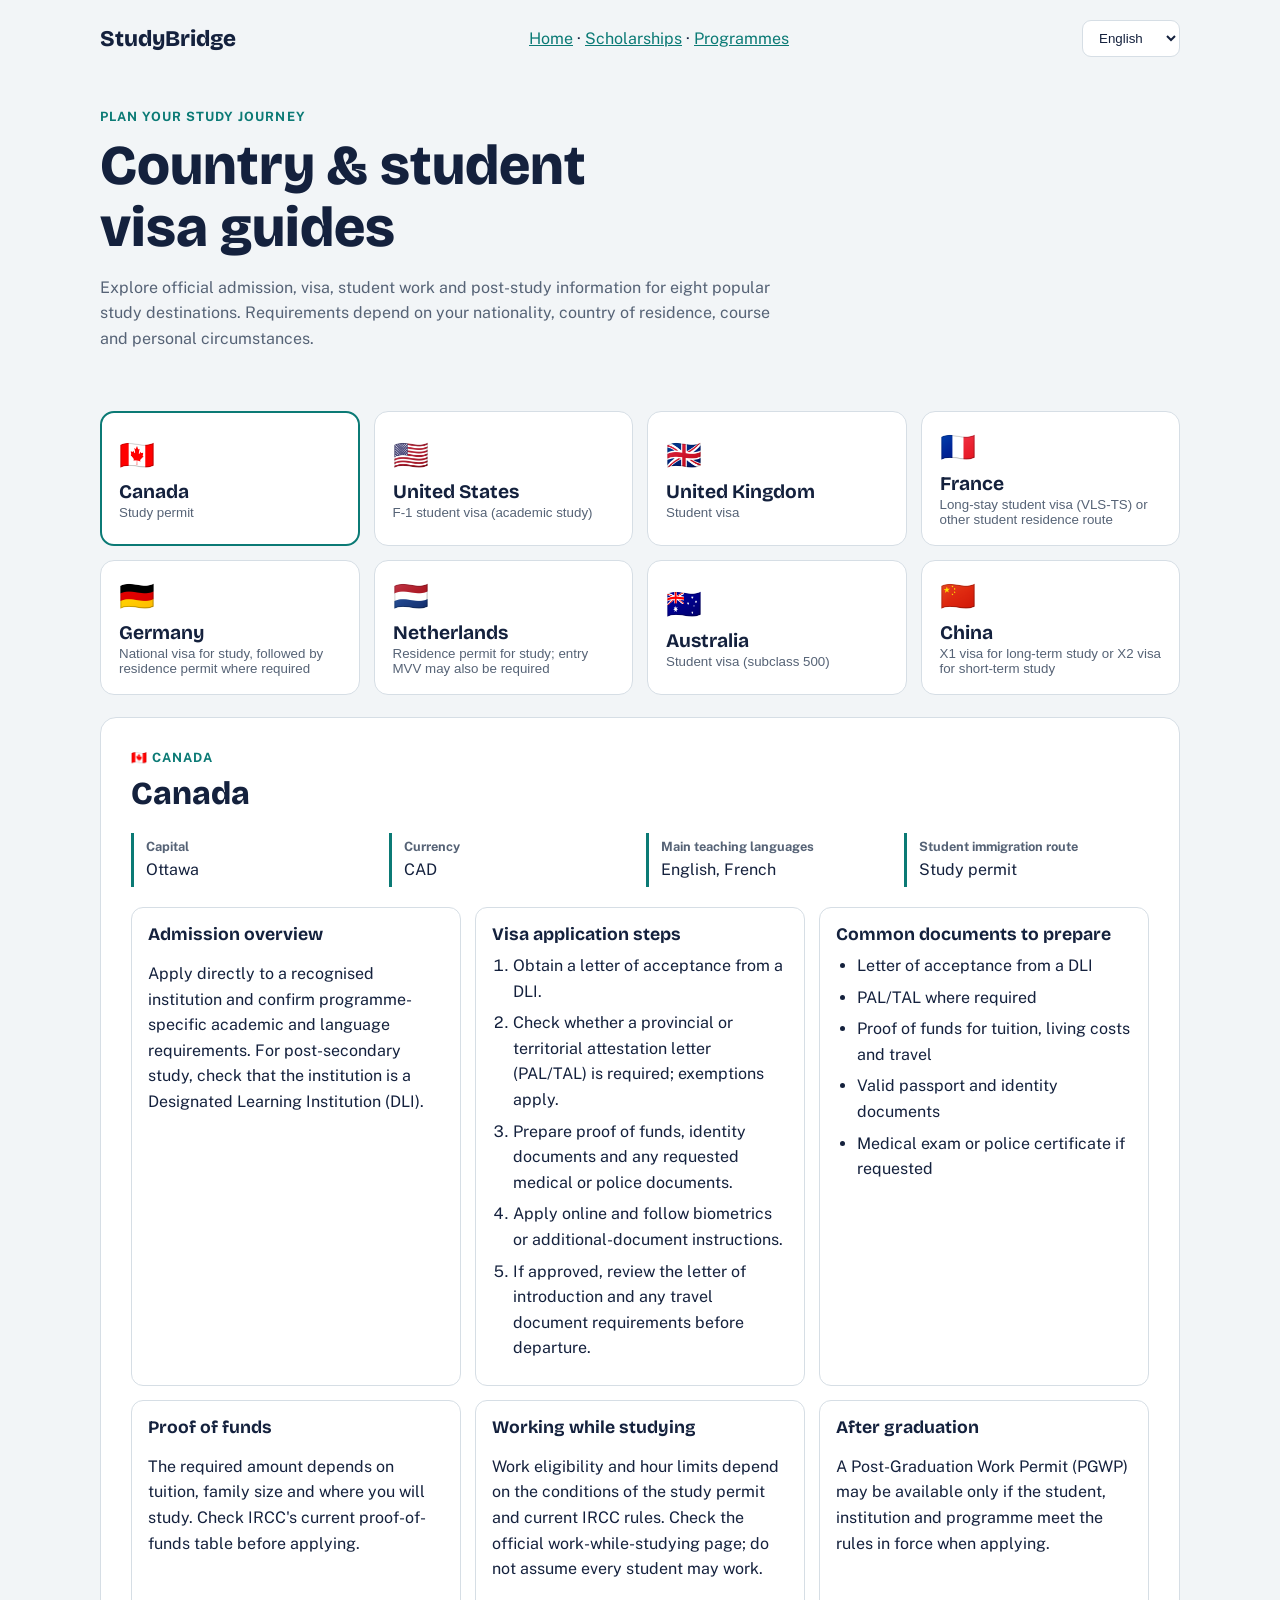
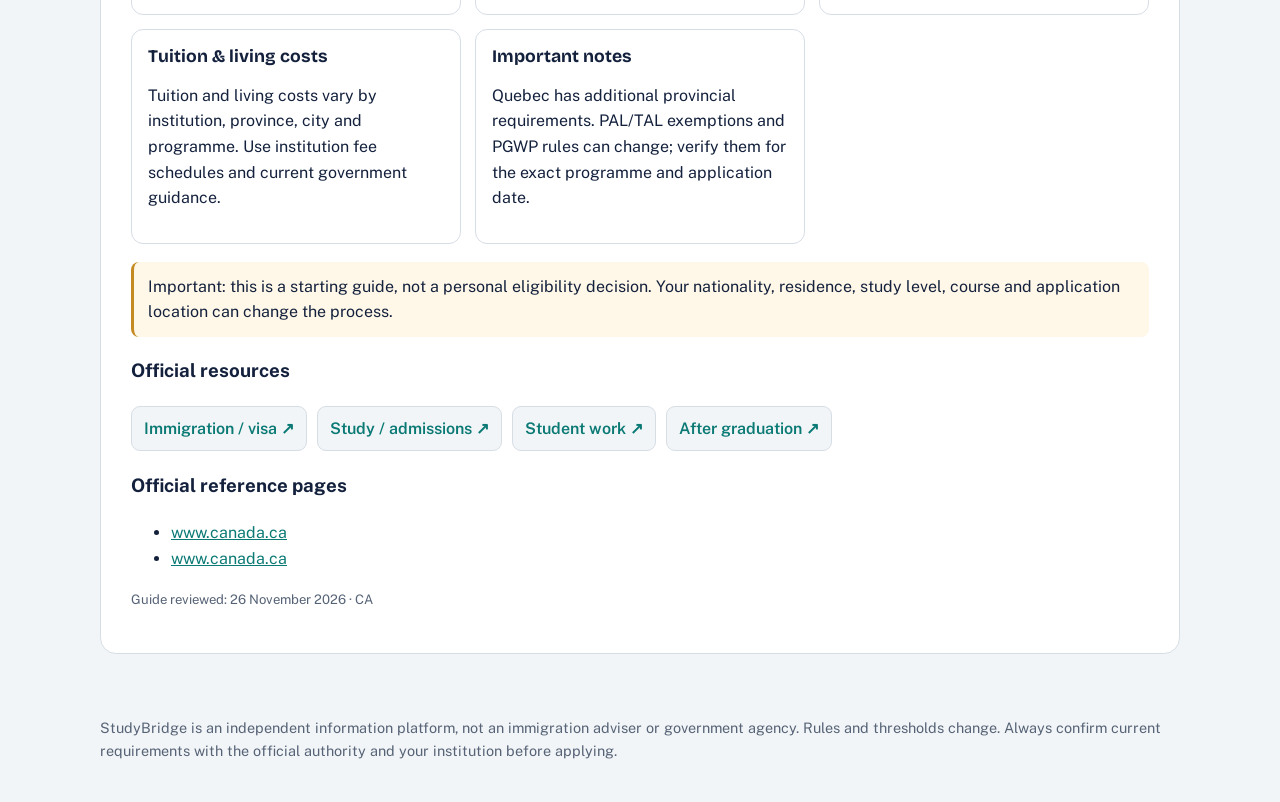
<file: country-guides.html>
<!DOCTYPE html>
<html lang="en">
<head>
<meta charset="utf-8"><meta name="viewport" content="width=device-width,initial-scale=1">
<title>StudyBridge – Country & Visa Guides</title>
<link rel="preconnect" href="https://fonts.googleapis.com"><link href="https://fonts.googleapis.com/css2?family=Bricolage+Grotesque:wght@500;700;800&family=Public+Sans:wght@400;500;600&display=swap" rel="stylesheet">
<style>
:root{--bg:#f2f5f7;--ink:#14213d;--card:#fff;--line:#d6dee5;--teal:#0b7a75;--acc:#c8431f;--mut:#566376}*{box-sizing:border-box}body{margin:0;background:var(--bg);color:var(--ink);font:16px/1.6 "Public Sans",sans-serif}.wrap{max-width:1120px;margin:auto;padding:0 20px}header{display:flex;justify-content:space-between;align-items:center;gap:16px;padding:20px 0;flex-wrap:wrap}a{color:var(--teal)}.logo{font:800 1.4rem "Bricolage Grotesque",sans-serif;color:var(--ink);text-decoration:none}.lang{padding:9px 12px;border:1px solid var(--line);border-radius:9px;background:var(--card);color:var(--ink)}.hero{padding:30px 0 22px}.eyebrow{color:var(--teal);font-weight:700;letter-spacing:.08em;text-transform:uppercase;font-size:.8rem}.hero h1{font:800 clamp(2.1rem,6vw,3.5rem)/1.1 "Bricolage Grotesque",sans-serif;max-width:17ch;margin:8px 0}.hero p{color:var(--mut);max-width:70ch}.grid{display:grid;grid-template-columns:repeat(auto-fit,minmax(235px,1fr));gap:14px;margin:22px 0}.country{border:1px solid var(--line);border-radius:14px;background:var(--card);padding:18px;text-align:left;cursor:pointer;color:var(--ink)}.country[aria-pressed=true]{border:2px solid var(--teal);padding:17px}.country .flag{font-size:1.8rem}.country h2{font:700 1.2rem "Bricolage Grotesque",sans-serif;margin:8px 0 2px}.muted,.meta{color:var(--mut)}.panel{background:var(--card);border:1px solid var(--line);border-radius:16px;padding:clamp(18px,3vw,30px);margin:20px 0 42px}.panel h2{font:800 2rem "Bricolage Grotesque",sans-serif;margin:5px 0}.facts{display:grid;grid-template-columns:repeat(auto-fit,minmax(190px,1fr));gap:12px;margin:20px 0}.fact{border-left:3px solid var(--teal);padding:4px 12px}.fact b{display:block;font-size:.8rem;color:var(--mut)}.sections{display:grid;grid-template-columns:repeat(auto-fit,minmax(280px,1fr));gap:14px}.section{border:1px solid var(--line);border-radius:12px;padding:16px}.section h3{font:700 1.1rem "Bricolage Grotesque",sans-serif;margin:0 0 8px}.section ul,.section ol{padding-left:21px;margin:8px 0}.section li{margin:6px 0}.links{display:flex;flex-wrap:wrap;gap:10px;margin:20px 0}.links a{display:inline-block;border:1px solid var(--line);border-radius:9px;padding:9px 12px;text-decoration:none;background:var(--bg);font-weight:600}.notice{background:#fff8e8;border-left:3px solid #c58a22;padding:12px 14px;border-radius:8px;margin:18px 0}.stamp{font-size:.82rem;color:var(--mut);margin-top:18px}footer{padding:20px 0 40px;color:var(--mut);font-size:.9rem}@media(max-width:600px){.wrap{padding:0 14px}.grid{grid-template-columns:repeat(2,minmax(0,1fr));gap:9px}.country{padding:12px}.country[aria-pressed=true]{padding:11px}.country h2{font-size:1rem}.panel{padding:16px}}
</style></head>
<body><div class="wrap">
<header><a class="logo" href="index.html">StudyBridge</a><nav><a href="index.html">Home</a> · <a href="scholarships.html">Scholarships</a> · <a href="programmes.html">Programmes</a></nav><select class="lang" id="language" aria-label="Language"><option value="en">English</option><option value="fr">Français</option><option value="es">Español</option></select></header>
<main><section class="hero"><div class="eyebrow" id="eyebrow">Plan your study journey</div><h1 id="heading">Country & student visa guides</h1><p id="intro">Explore official admission, visa, student work and post-study information for eight popular study destinations. Requirements depend on your nationality, country of residence, course and personal circumstances.</p></section>
<div class="grid" id="countries" aria-label="Choose a destination"></div><section class="panel" id="detail" aria-live="polite"><p class="muted">Loading country guides…</p></section>
</main><footer id="footer">StudyBridge is an independent information platform, not an immigration adviser or government agency. Rules and thresholds change. Always confirm current requirements with the official authority and your institution before applying. Last reviewed: 26 November 2026.</footer></div>
<script>
const $=s=>document.querySelector(s);let data=[],selected="CA",lang="en";
const labels={
en:{eyebrow:"Plan your study journey",heading:"Country & student visa guides",intro:"Explore official admission, visa, student work and post-study information for eight popular study destinations. Requirements depend on your nationality, country of residence, course and personal circumstances.",admission:"Admission overview",steps:"Visa application steps",docs:"Common documents to prepare",funds:"Proof of funds",work:"Working while studying",post:"After graduation",costs:"Tuition & living costs",notes:"Important notes",capital:"Capital",currency:"Currency",languages:"Main teaching languages",permit:"Student immigration route",official:"Official resources",source:"Official reference pages",updated:"Guide reviewed",warning:"Important: this is a starting guide, not a personal eligibility decision. Your nationality, residence, study level, course and application location can change the process.",footer:"StudyBridge is an independent information platform, not an immigration adviser or government agency. Rules and thresholds change. Always confirm current requirements with the official authority and your institution before applying.",back:"Home"},
fr:{eyebrow:"Prépare ton projet d’études",heading:"Guides des pays et visas étudiants",intro:"Consulte les informations officielles sur l’admission, les visas, le travail étudiant et les possibilités après les études dans huit destinations populaires. Les règles dépendent de ta nationalité, de ton pays de résidence, de ton programme et de ta situation.",admission:"Aperçu des admissions",steps:"Étapes de demande de visa",docs:"Documents à préparer",funds:"Justificatifs financiers",work:"Travailler pendant les études",post:"Après le diplôme",costs:"Frais de scolarité et coût de la vie",notes:"Points importants",capital:"Capitale",currency:"Monnaie",languages:"Principales langues d’enseignement",permit:"Titre de séjour étudiant",official:"Ressources officielles",source:"Pages officielles de référence",updated:"Guide vérifié",warning:"Important : ce guide est un point de départ, pas une décision d’éligibilité personnelle. La nationalité, la résidence, le niveau d’études, le programme et le lieu de dépôt peuvent modifier la procédure.",footer:"StudyBridge est une plateforme d’information indépendante, et non un conseiller en immigration ou un organisme gouvernemental. Les règles et seuils évoluent. Vérifie toujours les exigences auprès des autorités et de ton établissement.",back:"Accueil"},
es:{eyebrow:"Planifica tus estudios",heading:"Guías de países y visados de estudiante",intro:"Consulta información oficial sobre admisión, visados, trabajo durante los estudios y opciones después de graduarte en ocho destinos populares. Los requisitos dependen de tu nacionalidad, país de residencia, programa y circunstancias personales.",admission:"Resumen de admisión",steps:"Pasos para solicitar el visado",docs:"Documentos habituales",funds:"Prueba de fondos",work:"Trabajar mientras estudias",post:"Después de graduarte",costs:"Matrícula y coste de vida",notes:"Información importante",capital:"Capital",currency:"Moneda",languages:"Principales idiomas de enseñanza",permit:"Permiso o visado de estudiante",official:"Recursos oficiales",source:"Páginas oficiales de referencia",updated:"Guía revisada",warning:"Importante: esta guía es un punto de partida, no una decisión individual de elegibilidad. La nacionalidad, residencia, nivel de estudios, programa y lugar de solicitud pueden cambiar el proceso.",footer:"StudyBridge es una plataforma informativa independiente, no un asesor de inmigración ni una agencia gubernamental. Las normas y los importes cambian. Confirma siempre los requisitos vigentes con las autoridades y tu institución.",back:"Inicio"}};
const tx=k=>labels[lang][k]||labels.en[k]||k;
function esc(s){return String(s??"").replace(/[&<>"']/g,c=>({"&":"&amp;","<":"&lt;",">":"&gt;",'"':"&quot;","'":"&#39;"}[c]));}
function renderCards(){$("#countries").innerHTML=data.map(c=>'<button class="country" type="button" data-code="'+c.code+'" aria-pressed="'+(c.code===selected)+'"><span class="flag">'+c.flag+'</span><h2>'+esc(c.name)+'</h2><span class="muted">'+esc(c.permit_name)+'</span></button>').join("");}
function renderDetail(){const c=data.find(x=>x.code===selected);if(!c)return;$("#detail").innerHTML='<div class="eyebrow">'+c.flag+' '+esc(c.name)+'</div><h2>'+esc(c.name)+'</h2><div class="facts"><div class="fact"><b>'+tx("capital")+'</b>'+esc(c.capital)+'</div><div class="fact"><b>'+tx("currency")+'</b>'+esc(c.currency)+'</div><div class="fact"><b>'+tx("languages")+'</b>'+esc(c.languages.join(", "))+'</div><div class="fact"><b>'+tx("permit")+'</b>'+esc(c.permit_name)+'</div></div><div class="sections"><section class="section"><h3>'+tx("admission")+'</h3><p>'+esc(c.admission)+'</p></section><section class="section"><h3>'+tx("steps")+'</h3><ol>'+c.visa_steps.map(x=>'<li>'+esc(x)+'</li>').join("")+'</ol></section><section class="section"><h3>'+tx("docs")+'</h3><ul>'+c.documents.map(x=>'<li>'+esc(x)+'</li>').join("")+'</ul></section><section class="section"><h3>'+tx("funds")+'</h3><p>'+esc(c.funds)+'</p></section><section class="section"><h3>'+tx("work")+'</h3><p>'+esc(c.work)+'</p></section><section class="section"><h3>'+tx("post")+'</h3><p>'+esc(c.poststudy)+'</p></section><section class="section"><h3>'+tx("costs")+'</h3><p>'+esc(c.costs)+'</p></section><section class="section"><h3>'+tx("notes")+'</h3><p>'+esc(c.notes)+'</p></section></div><div class="notice">'+tx("warning")+'</div><h3>'+tx("official")+'</h3><div class="links"><a href="'+esc(c.official_immigration_url)+'" target="_blank" rel="noopener noreferrer">Immigration / visa ↗</a><a href="'+esc(c.official_admissions_url)+'" target="_blank" rel="noopener noreferrer">Study / admissions ↗</a><a href="'+esc(c.official_work_url)+'" target="_blank" rel="noopener noreferrer">Student work ↗</a><a href="'+esc(c.official_poststudy_url)+'" target="_blank" rel="noopener noreferrer">After graduation ↗</a></div><h3>'+tx("source")+'</h3><ul>'+c.sources.map(u=>'<li><a href="'+esc(u)+'" target="_blank" rel="noopener noreferrer">'+esc(new URL(u).hostname)+'</a></li>').join("")+'</ul><p class="stamp">'+tx("updated")+': 26 November 2026 · '+esc(c.code)+'</p>';}
function applyLanguage(){$("html").lang=lang;for(const id of ["eyebrow","heading","intro","footer"])$("#"+id).textContent=tx(id);renderDetail();}
$("#countries").addEventListener("click",e=>{const b=e.target.closest("[data-code]");if(!b)return;selected=b.dataset.code;renderCards();renderDetail();$("#detail").scrollIntoView({behavior:"smooth",block:"start"});});
$("#language").addEventListener("change",e=>{lang=e.target.value;try{localStorage.setItem("sb-lg",lang)}catch(x){}applyLanguage();});
try{lang=localStorage.getItem("sb-lg")||"en"}catch(e){}if(!labels[lang])lang="en";$("#language").value=lang;applyLanguage();
fetch("data/country-guides.json").then(r=>{if(!r.ok)throw Error("Country guide database unavailable");return r.json()}).then(d=>{data=d.countries||[];renderCards();renderDetail();}).catch(()=>{$("#detail").innerHTML="<p>Country guide data could not be loaded. Please refresh later.</p>";});
</script></body></html>
</file>
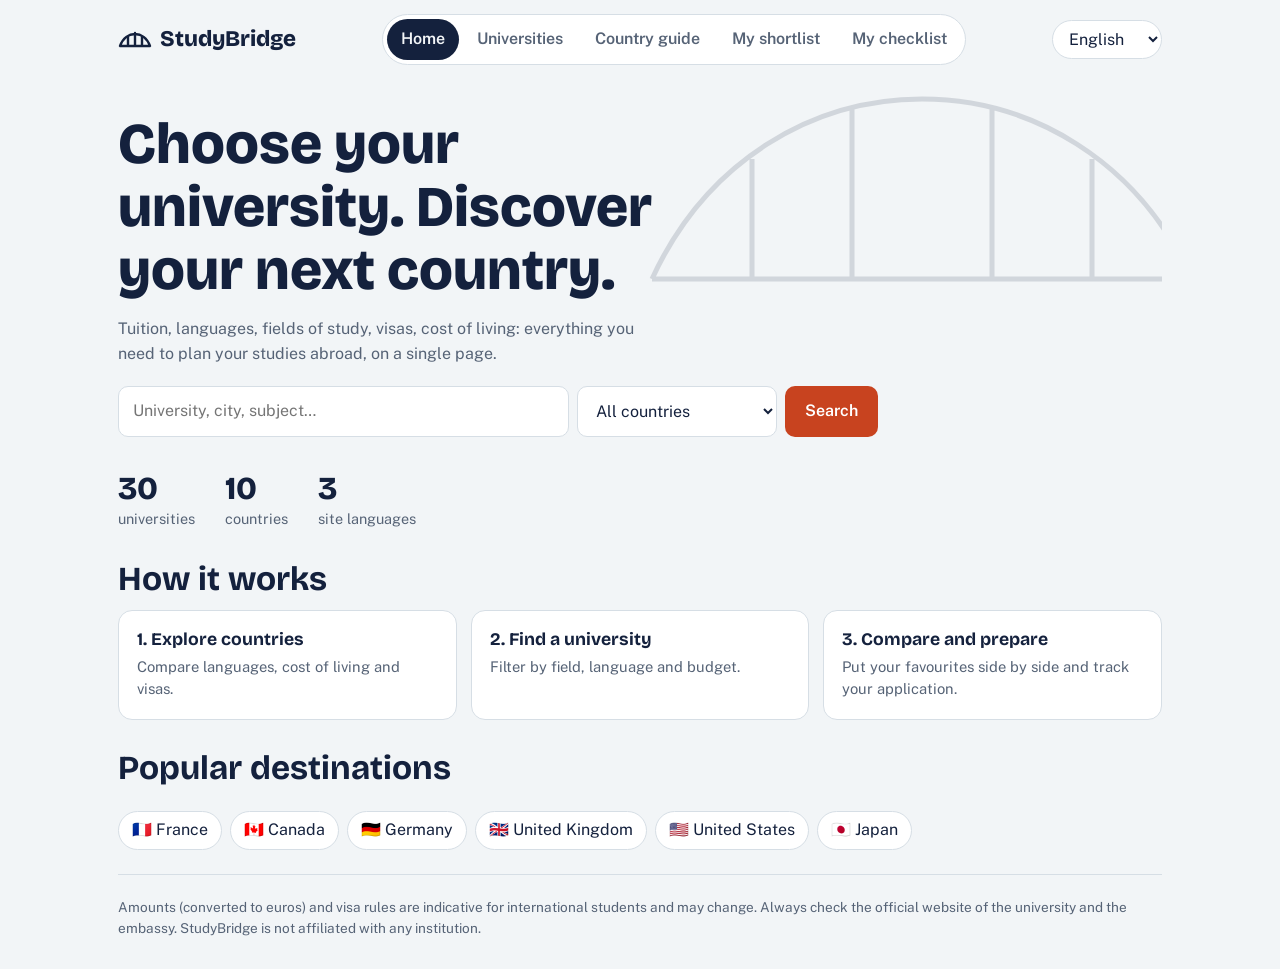
<file: index 2.html>
<!DOCTYPE html>
<html lang="fr">
<head>
<meta charset="utf-8">
<meta name="viewport" content="width=device-width, initial-scale=1, viewport-fit=cover">
<title>StudyBridge – Universités et pays, au même endroit</title>
<link rel="preconnect" href="https://fonts.googleapis.com">
<link href="https://fonts.googleapis.com/css2?family=Bricolage+Grotesque:wght@500;700;800&family=Public+Sans:wght@400;500;600&display=swap" rel="stylesheet">
<style>
:root{--bg:#F2F5F7;--ink:#14213D;--card:#fff;--line:#D6DEE5;--teal:#0B7A75;--acc:#C8431F;--mut:#566376;--on:#fff;box-sizing:border-box;padding-top:env(safe-area-inset-top,0px);padding-bottom:env(safe-area-inset-bottom,0px)}
@media (prefers-color-scheme:dark){:root:not([data-theme="light"]){--bg:#0E1726;--ink:#E8EEF5;--card:#16233A;--line:#27384F;--teal:#4FC3B9;--acc:#FF8A63;--mut:#9AA9BC;--on:#0E1726}}
:root[data-theme="dark"]{--bg:#0E1726;--ink:#E8EEF5;--card:#16233A;--line:#27384F;--teal:#4FC3B9;--acc:#FF8A63;--mut:#9AA9BC;--on:#0E1726}
html{scroll-padding-top:env(safe-area-inset-top,0px)}
*{box-sizing:border-box}
body{margin:0;background:var(--bg);color:var(--ink);font:16px/1.55 "Public Sans",system-ui,sans-serif}
h1,h2,h3,.logo{font-family:"Bricolage Grotesque","Public Sans",sans-serif;line-height:1.1;margin:0}
button,select,input{font:inherit;color:inherit}
:focus-visible{outline:3px solid var(--acc);outline-offset:2px}
.wrap{max-width:1080px;margin:0 auto;padding:0 18px}
header{display:flex;align-items:center;justify-content:space-between;gap:12px;padding:14px 0;flex-wrap:wrap}
.logo{font-weight:800;font-size:1.4rem;display:flex;gap:8px;align-items:center}
nav{display:flex;gap:4px;background:var(--card);border:1px solid var(--line);border-radius:999px;padding:4px}
nav button{border:0;background:none;padding:8px 14px;border-radius:999px;cursor:pointer;font-weight:600;color:var(--mut)}
nav button[aria-pressed="true"]{background:var(--ink);color:var(--bg)}
.hero{position:relative;padding:34px 0 26px;overflow:hidden}
.hero svg{position:absolute;right:-40px;top:0;width:min(560px,90%);opacity:.14;pointer-events:none}
.hero h1{font-size:clamp(2rem,6vw,3.6rem);font-weight:800;max-width:15ch;position:relative}
.hero p{max-width:52ch;color:var(--mut);margin:14px 0 20px;position:relative}
.search{display:grid;grid-template-columns:1fr 200px auto;gap:8px;position:relative;max-width:760px}
.search input,.search select,.f select,.f input[type=search]{background:var(--card);border:1.5px solid var(--line);border-radius:10px;padding:12px 14px;width:100%}
.btn{background:var(--acc);color:#fff;border:0;border-radius:10px;padding:12px 20px;font-weight:600;cursor:pointer}
.btn.alt{background:var(--card);color:var(--ink);border:1.5px solid var(--line)}
.filters{display:flex;flex-wrap:wrap;gap:14px;align-items:end;margin:22px 0 8px}
.chips{display:flex;gap:6px;flex-wrap:wrap}
.chip{border:1.5px solid var(--line);background:var(--card);border-radius:999px;padding:6px 13px;cursor:pointer;font-size:.9rem}
.chip[aria-pressed="true"]{background:var(--teal);border-color:var(--teal);color:var(--on)}
.f{display:flex;flex-direction:column;gap:4px;font-size:.85rem;color:var(--mut)}
#ll{background:var(--card);border:1.5px solid var(--line);border-radius:999px;padding:8px 12px;cursor:pointer}
.f input[type=range]{accent-color:var(--teal);width:190px}
.count{color:var(--mut);margin:10px 0 14px}
.grid{display:grid;grid-template-columns:repeat(auto-fill,minmax(290px,1fr));gap:14px;padding-bottom:40px}
.card{background:var(--card);border:1px solid var(--line);border-radius:14px;padding:18px;display:flex;flex-direction:column;gap:8px;text-align:left;cursor:pointer;width:100%}
.card:hover{border-color:var(--teal)}
.card h3{font-size:1.15rem}
.meta{color:var(--mut);font-size:.9rem}
.tags{display:flex;gap:5px;flex-wrap:wrap}
.tag{background:var(--bg);border-radius:6px;padding:2px 8px;font-size:.78rem}
.fee{font-weight:600;color:var(--teal);margin-top:auto}
.empty{padding:40px 0;color:var(--mut)}
.pays{display:flex;gap:8px;flex-wrap:wrap;margin:24px 0}
.pays .chip{font-size:1rem}
.panel{background:var(--card);border:1px solid var(--line);border-radius:16px;padding:24px;margin-bottom:40px}
.panel h2{font-size:2rem;margin-bottom:6px}
.facts{display:grid;grid-template-columns:repeat(auto-fit,minmax(220px,1fr));gap:12px;margin:18px 0}
.fact{border-left:3px solid var(--teal);padding-left:12px}
.fact b{display:block;font-size:.8rem;color:var(--mut);font-weight:500}
dialog{border:0;border-radius:16px;padding:0;max-width:560px;width:calc(100% - 28px);background:var(--card);color:var(--ink)}
dialog::backdrop{background:rgba(10,15,30,.6)}
.dl{padding:24px;display:flex;flex-direction:column;gap:12px}
.row{display:flex;gap:8px;flex-wrap:wrap}
footer{border-top:1px solid var(--line);padding:22px 0 30px;color:var(--mut);font-size:.85rem}
.view[hidden]{display:none}
@media(max-width:640px){.search{grid-template-columns:1fr}}
@media(prefers-reduced-motion:no-preference){.card{transition:border-color .15s}}
.stats{display:flex;gap:30px;flex-wrap:wrap;margin:6px 0 30px}
.stats div{font-size:.9rem;color:var(--mut)}
.stats b{display:block;font:800 2rem "Bricolage Grotesque",sans-serif;color:var(--ink)}
.steps{display:grid;grid-template-columns:repeat(auto-fit,minmax(230px,1fr));gap:14px;margin:12px 0 30px}
.step{background:var(--card);border:1px solid var(--line);border-radius:14px;padding:18px;text-align:left;cursor:pointer;display:flex;flex-direction:column;gap:6px}
.step:hover{border-color:var(--teal)}
.step b{font:700 1.1rem "Bricolage Grotesque",sans-serif}
.step span{color:var(--mut);font-size:.92rem}
h2.pt{font-size:clamp(1.5rem,4vw,2.1rem);margin:10px 0 4px}
.pd{color:var(--mut);margin:0 0 14px}
.tw{overflow-x:auto;margin-bottom:20px}
table{border-collapse:collapse;width:100%;min-width:560px;background:var(--card);border:1px solid var(--line)}
th,td{padding:10px 12px;border-bottom:1px solid var(--line);text-align:left;vertical-align:top;font-size:.9rem}
tbody th{color:var(--mut);font-weight:500;white-space:nowrap}
.bar{height:10px;background:var(--line);border-radius:6px;overflow:hidden}
.bar i{display:block;height:100%;background:var(--teal)}
.ck{display:flex;justify-content:space-between;align-items:center;gap:10px;background:var(--card);border:1px solid var(--line);border-radius:12px;padding:12px 14px;margin-top:8px}
.ck label{display:flex;gap:10px;align-items:center;cursor:pointer;flex:1}
.ck input{width:20px;height:20px;accent-color:var(--teal);flex:none}
@media(max-width:720px){header nav{order:3;width:100%;overflow-x:auto}nav button{white-space:nowrap}}
</style>
</head>
<body>
<div class="wrap">
<header>
  <div class="logo" data-v="home" role="link" tabindex="0" style="cursor:pointer"><svg width="34" height="22" viewBox="0 0 34 22" fill="none" stroke="currentColor" stroke-width="2.4" stroke-linecap="round"><path d="M2 18C8 2 26 2 32 18M2 18h30M10 18V9M17 18V5M24 18V9"/></svg>StudyBridge</div>
  <nav aria-label="Navigation principale">
    <button data-v="home" aria-pressed="true" data-i="tHome">Accueil</button>
    <button data-v="unis" aria-pressed="false" data-i="tUnis">Universités</button>
    <button data-v="pays" aria-pressed="false" data-i="tPays">Guide pays</button>
    <button data-v="fav" aria-pressed="false"><span data-i="tFav">Ma sélection</span> <span id="fc"></span></button>
    <button data-v="plan" aria-pressed="false" data-i="tPlan">Mon dossier</button>
  </nav>
  <select id="ll" aria-label="Langue / Language / Idioma"><option value="fr">Français</option><option value="en">English</option><option value="es">Español</option></select>
</header>



<main>
<div class="view" id="v-home"><section class="hero">
  <svg viewBox="0 0 560 220" fill="none" stroke="currentColor" stroke-width="5" aria-hidden="true"><path d="M10 200C120 -40 440 -40 550 200M10 200H550M110 200V80M210 200V30M350 200V30M450 200V80"/></svg>
  <h1 data-i="h1">Choisis ton université. Découvre ton futur pays.</h1>
  <p data-i="hp">Frais de scolarité, langues, domaines d'étude, visa, coût de la vie : tout ce qu'il faut pour préparer des études à l'étranger, sur une seule page.</p>
  <form class="search" id="sf" role="search">
    <input id="q" type="search" placeholder="Nom d'université, ville, discipline…" aria-label="Rechercher une université">
    <select id="qc" aria-label="Pays"><option value="">Tous les pays</option></select>
    <button class="btn" type="submit" data-i="search">Rechercher</button>
  </form>
</section>
  <div class="stats" id="st"></div>
  <h2 class="pt" data-i="howT"></h2>
  <div class="steps">
    <button class="step" data-v="pays"><b data-i="s1T"></b><span data-i="s1D"></span></button>
    <button class="step" data-v="unis"><b data-i="s2T"></b><span data-i="s2D"></span></button>
    <button class="step" data-v="fav"><b data-i="s3T"></b><span data-i="s3D"></span></button>
  </div>
  <h2 class="pt" data-i="popT"></h2>
  <div class="pays" id="pop"></div>
</div>
<div class="view" id="v-unis" hidden><h2 class="pt" data-i="pU"></h2><p class="pd" data-i="pUd"></p>
  <div class="filters"><label class="f"><span data-i="sr">Recherche</span><input id="q2" type="search"></label><label class="f"><span data-i="cty">Pays</span><select id="c2"></select></label>
    <div class="f"><span data-i="field">Domaine</span><div class="chips" id="fields"></div></div>
    <label class="f"><span data-i="lang">Langue d'enseignement</span><select id="lg"></select></label>
    <label class="f"><span><span data-i="budget">Budget max :</span> <b id="bl"></b></span><input id="bg" type="range" min="0" max="60000" step="1000" value="60000"></label>
    <label class="f"><span data-i="sort">Trier par</span><select id="so"><option value="n" data-i="sN">Nom</option><option value="a" data-i="sA">Frais croissants</option><option value="d" data-i="sD">Frais décroissants</option></select></label>
  </div>
  <div class="count" id="ct" aria-live="polite"></div>
  <div class="grid" id="gr"></div>
</div>

<div class="view" id="v-pays" hidden><h2 class="pt" data-i="pP"></h2><p class="pd" data-i="pPd"></p>
  <div class="pays" id="pl"></div>
  <div class="panel" id="pp"></div>
</div>

<div class="view" id="v-fav" hidden>
  <h2 class="pt" data-i="pF"></h2><p class="pd" data-i="pFd"></p>
  <div class="grid" id="fg"></div><div id="cp"></div><div style="height:40px"></div>
</div>
<div class="view" id="v-plan" hidden><h2 class="pt" data-i="pPl"></h2><p class="pd" data-i="pPld"></p><div id="pc"></div><div style="height:40px"></div></div>
</main>

<footer data-i="foot">Les montants (convertis en euros) et les règles de visa sont des repères indicatifs, valables pour des étudiants internationaux et susceptibles de changer. Vérifie toujours sur le site officiel de l'université et de l'ambassade. StudyBridge n'est affilié à aucun établissement.</footer>
</div>

<dialog id="dg" aria-label="Détails de l'université"><div class="dl" id="dc"></div></dialog>

<script>
const P={
FR:{n:"France",f:"🇫🇷",cap:"Paris",lang:"Français",cur:"Euro (€)",life:"800–1 400 €",visa:"Visa long séjour étudiant, démarche via Campus France",work:"Jusqu'à 964 h/an",note:"Frais publics modérés, fortes aides au logement (CAF) et bourses Eiffel."},
CA:{n:"Canada",f:"🇨🇦",cap:"Ottawa",lang:"Anglais, français",cur:"Dollar canadien (CAD)",life:"1 000–1 500 €",visa:"Permis d'études avec lettre d'acceptation",work:"Environ 20–24 h/sem. hors campus",note:"Filières post-diplôme possibles pour rester travailler. Au Québec, les cours sont en français."},
DE:{n:"Allemagne",f:"🇩🇪",cap:"Berlin",lang:"Allemand (nombreux masters en anglais)",cur:"Euro (€)",life:"850–1 200 €",visa:"Visa étudiant + compte bloqué (environ 11 900 €/an)",work:"120 jours pleins ou 240 demi-jours/an",note:"Les frais sont faibles, voire nuls, dans beaucoup d'universités publiques. Niveau d'allemand souvent requis."},
UK:{n:"Royaume-Uni",f:"🇬🇧",cap:"Londres",lang:"Anglais",cur:"Livre sterling (GBP)",life:"1 200–1 800 €",visa:"Student visa (CAS fourni par l'université)",work:"20 h/sem. en période de cours",note:"Licences en 3 ans, masters en 1 an. Frais élevés pour les étudiants internationaux."},
US:{n:"États-Unis",f:"🇺🇸",cap:"Washington D.C.",lang:"Anglais",cur:"Dollar américain (USD)",life:"1 300–2 200 €",visa:"Visa F-1, formulaire I-20 de l'université",work:"20 h/sem. sur le campus",note:"Aides financières et bourses au mérite fréquentes dans les grandes universités. Tests (SAT/TOEFL/GRE) selon le cursus."},
MA:{n:"Maroc",f:"🇲🇦",cap:"Rabat",lang:"Arabe, français",cur:"Dirham (MAD)",life:"300–600 €",visa:"Visa étudiant ou carte de séjour selon la nationalité",work:"Très encadré pour les étrangers",note:"Coût de la vie bas, nombreuses filières en français."},
ES:{n:"Espagne",f:"🇪🇸",cap:"Madrid",lang:"Espagnol",cur:"Euro (€)",life:"700–1 200 €",visa:"Visa étudiant pour les séjours de plus de 90 jours (hors UE)",work:"Jusqu'à 30 h/sem.",note:"Cadre de vie agréable, frais publics modérés."},
NL:{n:"Pays-Bas",f:"🇳🇱",cap:"Amsterdam",lang:"Néerlandais, anglais",cur:"Euro (€)",life:"1 000–1 500 €",visa:"Permis de séjour demandé par l'université (hors UE/EEE)",work:"16 h/sem. en période de cours",note:"Très grande offre de programmes en anglais. Logement tendu dans les grandes villes."},
AU:{n:"Australie",f:"🇦🇺",cap:"Canberra",lang:"Anglais",cur:"Dollar australien (AUD)",life:"1 400–2 000 €",visa:"Student visa (subclass 500) + assurance santé OSHC",work:"48 h par quinzaine en période de cours",note:"Universités très bien classées, frais élevés, vie étudiante active."},
JP:{n:"Japon",f:"🇯🇵",cap:"Tokyo",lang:"Japonais, anglais (certains programmes)",cur:"Yen (JPY)",life:"700–1 100 €",visa:"Visa étudiant, certificat d'éligibilité",work:"28 h/sem. avec permission",note:"Bourses MEXT disponibles. Frais modérés dans les universités nationales."}};
// [nom, pays, ville, type, frais €/an, langue, domaines, site, description]
const U=[
["Sorbonne Université","FR","Paris","Public",2800,"Français",["Sciences","Santé","Lettres & SHS"],"https://www.sorbonne-universite.fr","Université pluridisciplinaire au cœur de Paris, forte en sciences et en médecine."],
["Université de Strasbourg","FR","Strasbourg","Public",2800,"Français",["Sciences","Santé","Lettres & SHS"],"https://www.unistra.fr","Grande université européenne, proche de l'Allemagne, avec de nombreux échanges."],
["Université de Montpellier","FR","Montpellier","Public",2800,"Français",["Santé","Sciences","Ingénierie"],"https://www.umontpellier.fr","Une des plus anciennes facultés de médecine d'Europe, ville étudiante dynamique."],
["McGill University","CA","Montréal","Public",22000,"Anglais",["Santé","Sciences","Business"],"https://www.mcgill.ca","Université de recherche reconnue, dans une ville bilingue."],
["Université de Montréal","CA","Montréal","Public",18000,"Français",["Santé","Sciences","Lettres & SHS"],"https://www.umontreal.ca","Grande université francophone d'Amérique du Nord."],
["University of Toronto","CA","Toronto","Public",28000,"Anglais",["Ingénierie","Sciences","Business"],"https://www.utoronto.ca","Première université canadienne en recherche, trois campus."],
["Technische Universität München","DE","Munich","Public",4000,"Allemand, anglais",["Ingénierie","Sciences"],"https://www.tum.de","Référence allemande en ingénierie et innovation, liens étroits avec l'industrie."],
["LMU Munich","DE","Munich","Public",600,"Allemand, anglais",["Sciences","Lettres & SHS","Santé"],"https://www.lmu.de","Université de recherche historique avec une contribution semestrielle faible."],
["Universität Heidelberg","DE","Heidelberg","Public",3000,"Allemand, anglais",["Sciences","Santé","Lettres & SHS"],"https://www.uni-heidelberg.de","La plus ancienne université d'Allemagne, ambiance de petite ville étudiante."],
["University of Oxford","UK","Oxford","Public",32000,"Anglais",["Lettres & SHS","Sciences","Santé"],"https://www.ox.ac.uk","Enseignement par tutorats en petits groupes, collèges historiques."],
["University of Manchester","UK","Manchester","Public",26000,"Anglais",["Ingénierie","Business","Sciences"],"https://www.manchester.ac.uk","Grande université urbaine avec un fort réseau d'employeurs."],
["University of Edinburgh","UK","Édimbourg","Public",28000,"Anglais",["Lettres & SHS","Sciences","Ingénierie"],"https://www.ed.ac.uk","Université écossaise ancienne et très internationale."],
["MIT","US","Cambridge (MA)","Privé",52000,"Anglais",["Ingénierie","Sciences"],"https://www.mit.edu","Institut de référence en ingénierie, informatique et recherche appliquée."],
["University of Michigan","US","Ann Arbor","Public",55000,"Anglais",["Ingénierie","Business","Santé"],"https://umich.edu","Grande université publique, vie de campus et sport très présents."],
["UC Berkeley","US","Berkeley","Public",47000,"Anglais",["Sciences","Ingénierie","Business"],"https://www.berkeley.edu","Université publique de recherche proche de la Silicon Valley."],
["Université Mohammed V","MA","Rabat","Public",500,"Français, arabe",["Sciences","Santé","Lettres & SHS"],"https://www.um5.ac.ma","Principale université publique de la capitale."],
["Al Akhawayn University","MA","Ifrane","Privé",10000,"Anglais",["Business","Ingénierie","Lettres & SHS"],"https://www.aui.ma","Campus anglophone de type américain dans le Moyen Atlas."],
["Université Cadi Ayyad","MA","Marrakech","Public",500,"Français, arabe",["Sciences","Ingénierie","Santé"],"https://www.uca.ma","Université publique multi-sites autour de Marrakech."],
["Universitat de Barcelona","ES","Barcelone","Public",3000,"Espagnol, catalan",["Santé","Sciences","Lettres & SHS"],"https://www.ub.edu","Grande université publique au centre de Barcelone."],
["Universidad Complutense de Madrid","ES","Madrid","Public",2500,"Espagnol",["Lettres & SHS","Santé","Sciences"],"https://www.ucm.es","L'une des plus grandes universités d'Espagne."],
["Universidad de Salamanca","ES","Salamanque","Public",2000,"Espagnol",["Lettres & SHS","Sciences"],"https://www.usal.es","Université fondée au XIIIe siècle, idéale pour apprendre l'espagnol."],
["University of Amsterdam","NL","Amsterdam","Public",13000,"Anglais, néerlandais",["Business","Lettres & SHS","Sciences"],"https://www.uva.nl","Nombreux programmes en anglais dans une ville très internationale."],
["TU Delft","NL","Delft","Public",16000,"Anglais, néerlandais",["Ingénierie","Sciences"],"https://www.tudelft.nl","Université technique de premier plan en ingénierie et architecture."],
["Utrecht University","NL","Utrecht","Public",12000,"Anglais, néerlandais",["Sciences","Santé","Lettres & SHS"],"https://www.uu.nl","Recherche forte et enseignement en petits groupes."],
["University of Melbourne","AU","Melbourne","Public",28000,"Anglais",["Santé","Business","Sciences"],"https://www.unimelb.edu.au","Modèle de masters professionnels, ville réputée pour la vie étudiante."],
["University of Sydney","AU","Sydney","Public",28000,"Anglais",["Business","Santé","Ingénierie"],"https://www.sydney.edu.au","Campus historique près du centre-ville de Sydney."],
["Australian National University","AU","Canberra","Public",27000,"Anglais",["Sciences","Lettres & SHS"],"https://www.anu.edu.au","Université nationale axée sur la recherche."],
["Université de Tokyo","JP","Tokyo","Public",4000,"Japonais, anglais",["Ingénierie","Sciences","Santé"],"https://www.u-tokyo.ac.jp","Première université du Japon, programmes en anglais disponibles."],
["Université de Kyoto","JP","Kyoto","Public",4000,"Japonais, anglais",["Sciences","Ingénierie"],"https://www.kyoto-u.ac.jp","Tradition de liberté académique et nombreux prix Nobel."],
["Université d'Osaka","JP","Osaka","Public",4000,"Japonais, anglais",["Ingénierie","Santé","Sciences"],"https://www.osaka-u.ac.jp","Grande université nationale, ville à la vie étudiante abordable."]
].map((u,i)=>({id:i,n:u[0],c:u[1],city:u[2],t:u[3],fee:u[4],l:u[5],fl:u[6],url:u[7],d:u[8]}));

const S={
fr:{title:"StudyBridge – Universités et pays, au même endroit",tUnis:"Universités",tPays:"Guide pays",tFav:"Ma sélection",h1:"Choisis ton université. Découvre ton futur pays.",hp:"Frais de scolarité, langues, domaines d'étude, visa, coût de la vie : tout ce qu'il faut pour préparer des études à l'étranger, sur une seule page.",ph:"Nom d'université, ville, discipline…",all:"Tous les pays",search:"Rechercher",field:"Domaine",lang:"Langue d'enseignement",allL:"Toutes",budget:"Budget max :",unl:"illimité",sort:"Trier par",sN:"Nom",sA:"Frais croissants",sD:"Frais décroissants",cnt:n=>`${n} université${n>1?"s":""} trouvée${n>1?"s":""}`,none:"Aucun résultat. Élargis ton budget, retire un filtre ou essaie un autre mot-clé.",favE:"Ta sélection est vide. Ouvre une université et choisis « Ajouter à ma sélection ».",tc:"Cours",capL:"Capitale",lgL:"Langues",curL:"Monnaie",life:"Coût de la vie / mois",visa:"Visa étudiant",work:"Travail étudiant",see:"Voir les universités",fee:"Frais de scolarité (indicatif)",perY:"/ an",low:"(frais très faibles)",dom:"Domaines",site:"Site officiel",add:"Ajouter à ma sélection",rem:"Retirer de ma sélection",guide:"Guide",close:"Fermer",foot:"Les montants (convertis en euros) et les règles de visa sont des repères indicatifs, valables pour des étudiants internationaux et susceptibles de changer. Vérifie toujours sur le site officiel de l'université et de l'ambassade. StudyBridge n'est affilié à aucun établissement."},
en:{title:"StudyBridge – Universities and countries, in one place",tUnis:"Universities",tPays:"Country guide",tFav:"My shortlist",h1:"Choose your university. Discover your next country.",hp:"Tuition, languages, fields of study, visas, cost of living: everything you need to plan your studies abroad, on a single page.",ph:"University, city, subject…",all:"All countries",search:"Search",field:"Field",lang:"Language of instruction",allL:"All",budget:"Max budget:",unl:"unlimited",sort:"Sort by",sN:"Name",sA:"Fees: low to high",sD:"Fees: high to low",cnt:n=>`${n} universit${n>1?"ies":"y"} found`,none:"No results. Raise your budget, remove a filter or try another keyword.",favE:"Your shortlist is empty. Open a university and choose “Add to my shortlist”.",tc:"Taught in",capL:"Capital",lgL:"Languages",curL:"Currency",life:"Cost of living / month",visa:"Student visa",work:"Student work",see:"See universities",fee:"Tuition (indicative)",perY:"/ year",low:"(very low fees)",dom:"Fields",site:"Official website",add:"Add to my shortlist",rem:"Remove from my shortlist",guide:"Guide:",close:"Close",foot:"Amounts (converted to euros) and visa rules are indicative for international students and may change. Always check the official website of the university and the embassy. StudyBridge is not affiliated with any institution."},
es:{title:"StudyBridge – Universidades y países, en un solo lugar",tUnis:"Universidades",tPays:"Guía de países",tFav:"Mi selección",h1:"Elige tu universidad. Descubre tu próximo país.",hp:"Matrícula, idiomas, áreas de estudio, visado, coste de vida: todo lo necesario para preparar tus estudios en el extranjero, en una sola página.",ph:"Universidad, ciudad, disciplina…",all:"Todos los países",search:"Buscar",field:"Área",lang:"Idioma de enseñanza",allL:"Todos",budget:"Presupuesto máx.:",unl:"sin límite",sort:"Ordenar por",sN:"Nombre",sA:"Precio ascendente",sD:"Precio descendente",cnt:n=>`${n} universidad${n>1?"es":""} encontrada${n>1?"s":""}`,none:"Sin resultados. Sube tu presupuesto, quita un filtro o prueba otra palabra clave.",favE:"Tu selección está vacía. Abre una universidad y elige «Añadir a mi selección».",tc:"Idioma",capL:"Capital",lgL:"Idiomas",curL:"Moneda",life:"Coste de vida / mes",visa:"Visado de estudiante",work:"Trabajo de estudiante",see:"Ver universidades",fee:"Matrícula (orientativa)",perY:"/ año",low:"(tasas muy bajas)",dom:"Áreas",site:"Sitio oficial",add:"Añadir a mi selección",rem:"Quitar de mi selección",guide:"Guía:",close:"Cerrar",foot:"Los importes (convertidos a euros) y las normas de visado son orientativos para estudiantes internacionales y pueden cambiar. Comprueba siempre el sitio oficial de la universidad y de la embajada. StudyBridge no está afiliado a ningún centro."}};
Object.assign(S.fr,{tHome:"Accueil",tPlan:"Mon dossier",stU:"universités",stC:"pays",stL:"langues du site",howT:"Comment ça marche",s1T:"1. Explorer les pays",s1D:"Compare langues, coût de la vie et visas.",s2T:"2. Trouver une université",s2D:"Filtre par domaine, langue et budget.",s3T:"3. Comparer et préparer",s3D:"Mets tes favoris côte à côte et suis ton dossier.",popT:"Destinations populaires",pU:"Trouver une université",pUd:"Filtre par domaine, langue et budget pour trouver les établissements qui te correspondent.",pP:"Découvrir un pays",pPd:"Visa, coût de la vie, langues : l'essentiel avant de partir.",pF:"Ma sélection et comparaison",pFd:"Mets tes favoris côte à côte pour décider.",pPl:"Mon dossier",pPld:"Suis les étapes pour préparer ton départ. Ta progression est enregistrée sur cet appareil.",sr:"Recherche",cty:"Pays",cityL:"Ville",typeL:"Type",cmp:"Comparaison",cmpH:"Ajoute au moins 2 universités à ta sélection pour les comparer.",goU:"Parcourir les universités",plp:"étapes terminées",pl1:"Choisir un pays",pl2:"Sélectionner 3 à 5 universités",pl3:"Comparer frais et coût de la vie",pl4:"Vérifier conditions d'admission et dates limites",pl5:"Passer le test de langue requis",pl6:"Rassembler les documents (diplômes, passeport, lettres)",pl7:"Déposer la demande de visa",pl8:"Organiser logement et budget"});
Object.assign(S.en,{tHome:"Home",tPlan:"My checklist",stU:"universities",stC:"countries",stL:"site languages",howT:"How it works",s1T:"1. Explore countries",s1D:"Compare languages, cost of living and visas.",s2T:"2. Find a university",s2D:"Filter by field, language and budget.",s3T:"3. Compare and prepare",s3D:"Put your favourites side by side and track your application.",popT:"Popular destinations",pU:"Find a university",pUd:"Filter by field, language and budget to find the institutions that suit you.",pP:"Discover a country",pPd:"Visa, cost of living, languages: the essentials before you go.",pF:"My shortlist and comparison",pFd:"Put your favourites side by side to decide.",pPl:"My checklist",pPld:"Follow the steps to prepare your departure. Your progress is saved on this device.",sr:"Search",cty:"Country",cityL:"City",typeL:"Type",cmp:"Comparison",cmpH:"Add at least 2 universities to your shortlist to compare them.",goU:"Browse universities",plp:"steps completed",pl1:"Choose a country",pl2:"Shortlist 3 to 5 universities",pl3:"Compare fees and cost of living",pl4:"Check admission requirements and deadlines",pl5:"Take the required language test",pl6:"Gather documents (diplomas, passport, letters)",pl7:"Apply for the visa",pl8:"Arrange housing and budget"});
Object.assign(S.es,{tHome:"Inicio",tPlan:"Mi expediente",stU:"universidades",stC:"países",stL:"idiomas del sitio",howT:"Cómo funciona",s1T:"1. Explorar países",s1D:"Compara idiomas, coste de vida y visados.",s2T:"2. Encontrar una universidad",s2D:"Filtra por área, idioma y presupuesto.",s3T:"3. Comparar y preparar",s3D:"Pon tus favoritas lado a lado y sigue tu expediente.",popT:"Destinos populares",pU:"Encontrar una universidad",pUd:"Filtra por área, idioma y presupuesto para hallar los centros que te convienen.",pP:"Descubrir un país",pPd:"Visado, coste de vida, idiomas: lo esencial antes de viajar.",pF:"Mi selección y comparación",pFd:"Pon tus favoritas lado a lado para decidir.",pPl:"Mi expediente",pPld:"Sigue los pasos para preparar tu viaje. Tu progreso se guarda en este dispositivo.",sr:"Búsqueda",cty:"País",cityL:"Ciudad",typeL:"Tipo",cmp:"Comparación",cmpH:"Añade al menos 2 universidades a tu selección para compararlas.",goU:"Ver universidades",plp:"pasos completados",pl1:"Elegir un país",pl2:"Seleccionar de 3 a 5 universidades",pl3:"Comparar tasas y coste de vida",pl4:"Revisar requisitos de admisión y plazos",pl5:"Hacer la prueba de idioma exigida",pl6:"Reunir documentos (títulos, pasaporte, cartas)",pl7:"Solicitar el visado",pl8:"Organizar alojamiento y presupuesto"});
const M={
en:{"France":"France","Canada":"Canada","Allemagne":"Germany","Royaume-Uni":"United Kingdom","États-Unis":"United States","Maroc":"Morocco","Espagne":"Spain","Pays-Bas":"Netherlands","Australie":"Australia","Japon":"Japan","Ingénierie":"Engineering","Sciences":"Sciences","Santé":"Health","Business":"Business","Lettres & SHS":"Humanities & Social Sciences","Français":"French","Anglais":"English","Allemand":"German","Arabe":"Arabic","Espagnol":"Spanish","Néerlandais":"Dutch","Catalan":"Catalan","Japonais":"Japanese","Public":"Public","Privé":"Private","Montréal":"Montreal","Édimbourg":"Edinburgh","Barcelone":"Barcelona","Salamanque":"Salamanca","Londres":"London","Dollar canadien (CAD)":"Canadian dollar (CAD)","Livre sterling (GBP)":"Pound sterling (GBP)","Dollar américain (USD)":"US dollar (USD)","Dollar australien (AUD)":"Australian dollar (AUD)","Sorbonne Université":"Sorbonne University","Université de Strasbourg":"University of Strasbourg","Université de Montpellier":"University of Montpellier","Université Mohammed V":"Mohammed V University","Université Cadi Ayyad":"Cadi Ayyad University","Université de Tokyo":"University of Tokyo","Université de Kyoto":"Kyoto University","Université d'Osaka":"Osaka University"},
es:{"France":"Francia","Canada":"Canadá","Allemagne":"Alemania","Royaume-Uni":"Reino Unido","États-Unis":"Estados Unidos","Maroc":"Marruecos","Espagne":"España","Pays-Bas":"Países Bajos","Australie":"Australia","Japon":"Japón","Ingénierie":"Ingeniería","Sciences":"Ciencias","Santé":"Salud","Business":"Negocios","Lettres & SHS":"Humanidades y Ciencias Sociales","Français":"Francés","Anglais":"Inglés","Allemand":"Alemán","Arabe":"Árabe","Espagnol":"Español","Néerlandais":"Neerlandés","Catalan":"Catalán","Japonais":"Japonés","Public":"Público","Privé":"Privado","Montréal":"Montreal","Édimbourg":"Edimburgo","Barcelone":"Barcelona","Salamanque":"Salamanca","Munich":"Múnich","Strasbourg":"Estrasburgo","Tokyo":"Tokio","Kyoto":"Kioto","Berlin":"Berlín","Amsterdam":"Ámsterdam","Londres":"Londres","Dollar canadien (CAD)":"Dólar canadiense (CAD)","Livre sterling (GBP)":"Libra esterlina (GBP)","Dollar américain (USD)":"Dólar estadounidense (USD)","Dollar australien (AUD)":"Dólar australiano (AUD)","Sorbonne Université":"Universidad de la Sorbona","Université de Strasbourg":"Universidad de Estrasburgo","Université de Montpellier":"Universidad de Montpellier","Université Mohammed V":"Universidad Mohammed V","Université Cadi Ayyad":"Universidad Cadi Ayyad","Université de Tokyo":"Universidad de Tokio","Université de Kyoto":"Universidad de Kioto","Université d'Osaka":"Universidad de Osaka"}};
M.en.Munich="Munich";M.en.Strasbourg="Strasbourg";M.en.Tokyo="Tokyo";M.en.Berlin="Berlin";M.en.Amsterdam="Amsterdam";
// [note, visa, travail, langues]
const CT={
en:{FR:["Moderate public fees, strong housing aid (CAF) and Eiffel scholarships.","Long-stay student visa, applied for via Campus France","Up to 964 h/year","French"],
CA:["Post-graduation work options let you stay and work. In Quebec, classes are in French.","Study permit with acceptance letter","About 20–24 h/week off campus","English, French"],
DE:["Fees are low or zero at many public universities. German is often required.","Student visa + blocked account (about €11,900/year)","120 full days or 240 half days/year","German (many master's in English)"],
UK:["3-year bachelor's, 1-year master's. High fees for international students.","Student visa (CAS provided by the university)","20 h/week during term","English"],
US:["Financial aid and merit scholarships are common at top universities. Tests (SAT/TOEFL/GRE) depend on the program.","F-1 visa, university I-20 form","20 h/week on campus","English"],
MA:["Low cost of living, many programs in French.","Student visa or residence card depending on nationality","Heavily restricted for foreigners","Arabic, French"],
ES:["Pleasant lifestyle, moderate public fees.","Student visa for stays over 90 days (non-EU)","Up to 30 h/week","Spanish"],
NL:["Huge range of English-taught programs. Housing is tight in big cities.","Residence permit requested by the university (non-EU/EEA)","16 h/week during term","Dutch, English"],
AU:["Top-ranked universities, high fees, lively student life.","Student visa (subclass 500) + OSHC health cover","48 h per fortnight during term","English"],
JP:["MEXT scholarships available. Moderate fees at national universities.","Student visa, certificate of eligibility","28 h/week with permission","Japanese, English (some programs)"]},
es:{FR:["Matrículas públicas moderadas, buenas ayudas a la vivienda (CAF) y becas Eiffel.","Visado de larga estancia para estudiantes, vía Campus France","Hasta 964 h/año","Francés"],
CA:["Permiso de trabajo posgrado para quedarte a trabajar. En Quebec, las clases son en francés.","Permiso de estudios con carta de aceptación","Unas 20–24 h/semana fuera del campus","Inglés, francés"],
DE:["Las tasas son bajas o nulas en muchas universidades públicas. A menudo se exige alemán.","Visado de estudiante + cuenta bloqueada (unos 11 900 €/año)","120 días completos o 240 medios días/año","Alemán (muchos másteres en inglés)"],
UK:["Grados de 3 años, másteres de 1 año. Tasas altas para estudiantes internacionales.","Student visa (CAS emitido por la universidad)","20 h/semana en periodo lectivo","Inglés"],
US:["Ayudas y becas por mérito frecuentes en las grandes universidades. Pruebas (SAT/TOEFL/GRE) según el programa.","Visado F-1, formulario I-20 de la universidad","20 h/semana en el campus","Inglés"],
MA:["Coste de vida bajo, muchos programas en francés.","Visado de estudiante o tarjeta de residencia según la nacionalidad","Muy limitado para extranjeros","Árabe, francés"],
ES:["Estilo de vida agradable, matrículas públicas moderadas.","Visado de estudiante para estancias de más de 90 días (fuera de la UE)","Hasta 30 h/semana","Español"],
NL:["Enorme oferta de programas en inglés. La vivienda escasea en las grandes ciudades.","Permiso de residencia solicitado por la universidad (fuera de la UE/EEE)","16 h/semana en periodo lectivo","Neerlandés, inglés"],
AU:["Universidades muy bien clasificadas, tasas altas, vida estudiantil activa.","Student visa (subclase 500) + seguro médico OSHC","48 h por quincena en periodo lectivo","Inglés"],
JP:["Becas MEXT disponibles. Tasas moderadas en universidades nacionales.","Visado de estudiante, certificado de elegibilidad","28 h/semana con permiso","Japonés, inglés (algunos programas)"]}};

const $=s=>document.querySelector(s);
const FIELDS=["Ingénierie","Sciences","Santé","Business","Lettres & SHS"];
const cap=s=>s[0].toUpperCase()+s.slice(1);
const LANGS=[...new Set(U.flatMap(u=>u.l.split(", ").map(cap)))].sort();
const LOC={fr:"fr-FR",en:"en-US",es:"es-ES"};
let LG="fr",ck="FR";
try{LG=localStorage.getItem("sb-lg")||(["en","es"].includes((navigator.language||"").slice(0,2))?navigator.language.slice(0,2):"fr")}catch(e){}
if(!S[LG])LG="fr";
const t=k=>S[LG][k],tr=s=>LG==="fr"?s:(M[LG][s]||s),trl=s=>LG==="fr"?s:s.split(", ").map(x=>tr(cap(x))).join(", ");
const cx=k=>LG==="fr"?[P[k].note,P[k].visa,P[k].work,P[k].lang]:CT[LG][k];
const fmt=n=>n.toLocaleString(LOC[LG]);
const st={q:"",c:"",f:"",lg:"",bg:60000,so:"n",fav:new Set()};
try{JSON.parse(localStorage.getItem("sb-fav")||"[]").forEach(i=>st.fav.add(i))}catch(e){}
const save=()=>{try{localStorage.setItem("sb-fav",JSON.stringify([...st.fav]))}catch(e){}$("#fc").textContent=st.fav.size?"("+st.fav.size+")":""};
const feeTxt=u=>"≈ "+fmt(u.fee)+" € "+t("perY")+(u.fee<=1000?" "+t("low"):"");
const sc=$("#qc"),c2=$("#c2");

function card(u){return `<button class="card" data-id="${u.id}"><h3>${tr(u.n)}</h3><div class="meta">${P[u.c].f} ${tr(u.city)}, ${tr(P[u.c].n)} · ${tr(u.t)}</div><div class="tags">${u.fl.map(f=>`<span class="tag">${tr(f)}</span>`).join("")}</div><div class="meta">${t("tc")} : ${trl(u.l)}</div><div class="fee">${feeTxt(u)}</div></button>`}

function list(){
  const q=st.q.toLowerCase();
  let r=U.filter(u=>(!st.c||u.c===st.c)&&(!st.f||u.fl.includes(st.f))&&(!st.lg||u.l.toLowerCase().includes(st.lg.toLowerCase()))&&u.fee<=st.bg&&(!q||(u.n+" "+tr(u.n)+" "+u.city+" "+tr(u.city)+" "+P[u.c].n+" "+tr(P[u.c].n)+" "+u.fl.join(" ")+" "+u.fl.map(tr).join(" ")).toLowerCase().includes(q)));
  r.sort((a,b)=>st.so==="a"?a.fee-b.fee:st.so==="d"?b.fee-a.fee:tr(a.n).localeCompare(tr(b.n),LG));
  $("#ct").textContent=t("cnt")(r.length);
  $("#gr").innerHTML=r.length?r.map(card).join(""):`<div class="empty">${t("none")}</div>`;
  $("#bl").textContent=st.bg>=60000?t("unl"):fmt(st.bg)+" €";
}
function favs(){
  const r=U.filter(u=>st.fav.has(u.id));
  $("#fg").innerHTML=r.length?r.map(card).join(""):`<div class="empty">${t("favE")}<br><br><button class="btn alt" data-v="unis">${t("goU")}</button></div>`;
  const rows=[["cty",u=>P[u.c].f+" "+tr(P[u.c].n)],["cityL",u=>tr(u.city)],["typeL",u=>tr(u.t)],["fee",u=>feeTxt(u)],["lang",u=>trl(u.l)],["dom",u=>u.fl.map(tr).join(", ")],["life",u=>P[u.c].life],["visa",u=>cx(u.c)[1]],["work",u=>cx(u.c)[2]]];
  $("#cp").innerHTML=r.length>1?`<h3 style="margin-bottom:10px">${t("cmp")}</h3><div class="tw"><table><thead><tr><th></th>${r.map(u=>`<th>${tr(u.n)}</th>`).join("")}</tr></thead><tbody>${rows.map(x=>`<tr><th scope="row">${t(x[0])}</th>${r.map(u=>`<td>${x[1](u)}</td>`).join("")}</tr>`).join("")}</tbody></table></div>`:(r.length?`<p class="meta">${t("cmpH")}</p>`:"");
}
function country(k){
  ck=k;const p=P[k],c=cx(k);$("#pl").querySelectorAll(".chip").forEach(b=>b.setAttribute("aria-pressed",b.dataset.k===k));
  const fa=[[t("capL"),tr(p.cap)],[t("lgL"),c[3]],[t("curL"),tr(p.cur)],[t("life"),p.life],[t("visa"),c[1]],[t("work"),c[2]]];
  $("#pp").innerHTML=`<h2>${p.f} ${tr(p.n)}</h2><p>${c[0]}</p><div class="facts">${fa.map(x=>`<div class="fact"><b>${x[0]}</b>${x[1]}</div>`).join("")}</div><button class="btn" data-go="${k}">${t("see")} (${U.filter(u=>u.c===k).length})</button>`;
}
function view(v){
  ["home","unis","pays","fav","plan"].forEach(x=>$("#v-"+x).hidden=x!==v);
  document.querySelectorAll("nav button").forEach(b=>b.setAttribute("aria-pressed",b.dataset.v===v));
  if(v==="fav")favs();scrollTo(0,0);
}
function open(id){
  const u=U[id],p=P[u.c],c=cx(u.c),on=st.fav.has(id);
  $("#dc").innerHTML=`<div><h2 style="font-size:1.5rem">${tr(u.n)}</h2><div class="meta">${p.f} ${tr(u.city)}, ${tr(p.n)} · ${tr(u.t)}</div></div><div class="facts" style="margin:0"><div class="fact"><b>${t("fee")}</b>${feeTxt(u)}</div><div class="fact"><b>${t("lang")}</b>${trl(u.l)}</div><div class="fact"><b>${t("dom")}</b>${u.fl.map(tr).join(", ")}</div><div class="fact"><b>${t("life")}</b>${p.life}</div><div class="fact"><b>${t("visa")}</b>${c[1]}</div><div class="fact"><b>${t("work")}</b>${c[2]}</div></div><div class="row"><a class="btn" href="${u.url}" target="_blank" rel="noopener" style="text-decoration:none">${t("site")}</a><button class="btn alt" data-fav="${id}">${on?t("rem"):t("add")}</button><button class="btn alt" data-pays="${u.c}">${t("guide")} ${tr(p.n)}</button><button class="btn alt" data-close>${t("close")}</button></div>`;
  $("#dg").showModal();
}
function build(){
  const c=sc.value,l=$("#lg").value;
  [sc,c2].forEach(s=>{const v=s.value;s.innerHTML="";s.add(new Option(t("all"),""));Object.keys(P).forEach(k=>s.add(new Option(P[k].f+" "+tr(P[k].n),k)));s.value=v});
  $("#lg").innerHTML="";$("#lg").add(new Option(t("allL"),""));LANGS.forEach(x=>$("#lg").add(new Option(tr(x),x)));$("#lg").value=l;
  $("#fields").innerHTML=FIELDS.map(f=>`<button type="button" class="chip" data-f="${f}" aria-pressed="${st.f===f}">${tr(f)}</button>`).join("");
  $("#pl").innerHTML=Object.keys(P).map(k=>`<button class="chip" data-k="${k}" aria-pressed="${k===ck}">${P[k].f} ${tr(P[k].n)}</button>`).join("");
}
function applyLang(){
  document.documentElement.lang=LG;document.title=t("title");
  document.querySelectorAll("[data-i]").forEach(e=>e.textContent=t(e.dataset.i));
  $("#q").placeholder=t("ph");$("#q2").placeholder=t("ph");$("#ll").value=LG;
  build();list();country(ck);favs();home();plan();
}
const PL=[["pl1","pays"],["pl2","unis"],["pl3","fav"],["pl4"],["pl5"],["pl6"],["pl7"],["pl8"]],TB={pays:"tPays",unis:"tUnis",fav:"tFav"},done=new Set();
try{JSON.parse(localStorage.getItem("sb-plan")||"[]").forEach(i=>done.add(i))}catch(e){}
function home(){
  $("#st").innerHTML=[[U.length,t("stU")],[Object.keys(P).length,t("stC")],[Object.keys(S).length,t("stL")]].map(x=>`<div><b>${x[0]}</b>${x[1]}</div>`).join("");
  $("#pop").innerHTML=["FR","CA","DE","UK","US","JP"].map(k=>`<button class="chip" data-gc="${k}">${P[k].f} ${tr(P[k].n)}</button>`).join("");
}
function plan(){
  $("#pc").innerHTML=`<div class="bar"><i style="width:${done.size/PL.length*100}%"></i></div><p class="meta">${done.size} / ${PL.length} ${t("plp")}</p>`+PL.map((p,i)=>`<div class="ck"><label><input type="checkbox" data-ck="${i}"${done.has(i)?" checked":""}><span>${t(p[0])}</span></label>${p[1]?`<button class="btn alt" data-v="${p[1]}">${t(TB[p[1]])}</button>`:""}</div>`).join("");
}
// events
$("#pc").onchange=e=>{const c=e.target.closest("[data-ck]");if(!c)return;const i=+c.dataset.ck;c.checked?done.add(i):done.delete(i);try{localStorage.setItem("sb-plan",JSON.stringify([...done]))}catch(x){}plan()};
$("#ll").onchange=e=>{LG=e.target.value;try{localStorage.setItem("sb-lg",LG)}catch(x){}applyLang()};
$("#sf").onsubmit=e=>{e.preventDefault();st.q=$("#q").value.trim();st.c=sc.value;$("#q2").value=st.q;c2.value=st.c;view("unis");list()};
$("#fields").onclick=e=>{const b=e.target.closest("[data-f]");if(!b)return;st.f=st.f===b.dataset.f?"":b.dataset.f;document.querySelectorAll("#fields .chip").forEach(c=>c.setAttribute("aria-pressed",c.dataset.f===st.f));list()};
$("#lg").onchange=e=>{st.lg=e.target.value;list()};
$("#bg").oninput=e=>{st.bg=+e.target.value;list()};
$("#so").onchange=e=>{st.so=e.target.value;list()};
$("#q2").oninput=e=>{st.q=e.target.value.trim();list()};c2.onchange=e=>{st.c=e.target.value;list()};
$("#pl").onclick=e=>{const b=e.target.closest("[data-k]");if(b)country(b.dataset.k)};
$("#pp").onclick=e=>{const b=e.target.closest("[data-go]");if(!b)return;st.c=b.dataset.go;sc.value=st.c;c2.value=st.c;view("unis");list();scrollTo(0,0)};
document.addEventListener("click",e=>{const c=e.target.closest(".card");if(c)return open(+c.dataset.id);const v=e.target.closest("[data-v]");if(v)return view(v.dataset.v);const g=e.target.closest("[data-gc]");if(g){view("pays");country(g.dataset.gc)}});
$("#dc").onclick=e=>{
  const b=e.target.closest("button");if(!b)return;
  if(b.dataset.fav){const i=+b.dataset.fav;st.fav.has(i)?st.fav.delete(i):st.fav.add(i);save();open(i);favs()}
  else if(b.dataset.pays){$("#dg").close();view("pays");country(b.dataset.pays);scrollTo(0,0)}
  else if("close" in b.dataset)$("#dg").close();
};
save();applyLang();
</script>
</body>
</html>
</file>
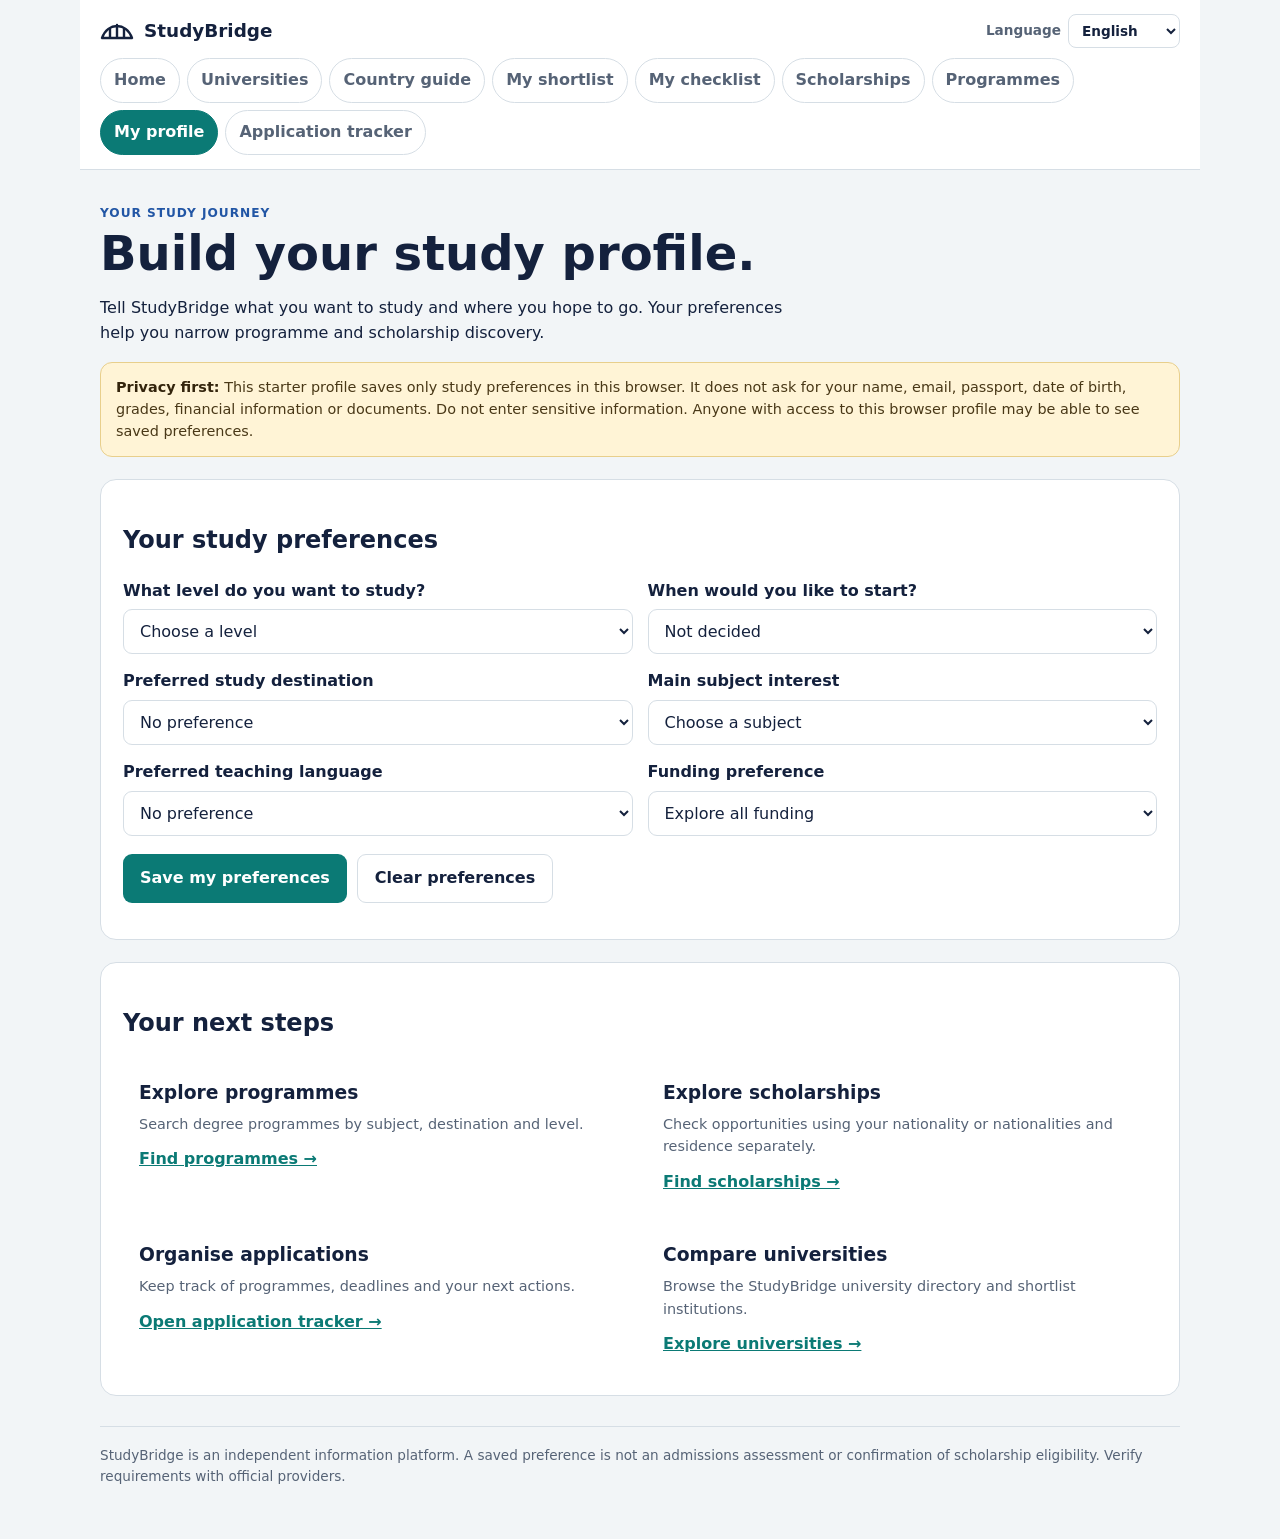
<file: profile.html>
<!doctype html>
<html lang="en">
<head>
<meta charset="utf-8"><meta name="viewport" content="width=device-width,initial-scale=1">
<meta name="description" content="Set your StudyBridge study preferences and discover programmes and scholarships.">
<title>My Study Profile | StudyBridge</title>
<style>
:root{--ink:#172b4d;--muted:#64748b;--line:#dbe3ee;--brand:#2256a5;--soft:#f4f7fb}
*{box-sizing:border-box}body{margin:0;background:#f8fafc;color:var(--ink);font:16px/1.55 system-ui,-apple-system,Segoe UI,sans-serif}
header{background:#fff;border-bottom:1px solid var(--line);padding:15px max(20px,calc((100vw - 1040px)/2));display:flex;justify-content:space-between;gap:14px;flex-wrap:wrap}
a{color:var(--brand);font-weight:650}.brand{font-weight:800;text-decoration:none;color:var(--ink);font-size:1.15rem}.nav{display:flex;gap:14px;flex-wrap:wrap}
main{max-width:1040px;margin:34px auto;padding:0 20px}.intro{max-width:720px}h1{font-size:clamp(2rem,5vw,3rem);line-height:1.1;margin:.3rem 0 .8rem}.eyebrow{font-size:.76rem;letter-spacing:.08em;text-transform:uppercase;color:var(--brand);font-weight:750}
.panel{background:#fff;border:1px solid var(--line);border-radius:16px;padding:22px;margin:22px 0}.grid{display:grid;grid-template-columns:repeat(2,minmax(0,1fr));gap:15px}.field{display:flex;flex-direction:column;gap:6px}.field label{font-weight:650}.field small,.muted{color:var(--muted);font-size:.88rem}input,select{width:100%;padding:11px 12px;border:1px solid #cbd5e1;border-radius:9px;background:#fff;color:var(--ink);font:inherit}
.actions{display:flex;gap:10px;flex-wrap:wrap;margin-top:18px}button{background:var(--brand);color:white;border:0;border-radius:9px;padding:11px 17px;font:inherit;font-weight:700;cursor:pointer}button.secondary{background:#e9eef6;color:var(--ink)}button.danger{background:#fff0f0;color:#9b2222}
.notice{background:#fff8e8;border:1px solid #f1d79a;border-radius:12px;padding:13px 15px;font-size:.9rem}.results{display:grid;grid-template-columns:repeat(2,minmax(0,1fr));gap:14px}.result{background:var(--soft);border-radius:12px;padding:16px}.result h3{margin:0 0 6px}.result p{margin:0 0 12px;color:var(--muted);font-size:.9rem}
footer{border-top:1px solid var(--line);margin:30px 0;padding:18px 0;color:var(--muted);font-size:.85rem}
@media(max-width:650px){.grid,.results{grid-template-columns:1fr}}
</style>
<link rel="stylesheet" href="assets/site.css"></head>
<body>
<header><a class="brand" href="index.html?view=unis"><svg class="brand-mark" viewBox="0 0 34 22" fill="none" stroke="currentColor" stroke-width="2.4" stroke-linecap="round" aria-hidden="true" focusable="false"><path d="M2 18C8 2 26 2 32 18M2 18h30M10 18V9M17 18V5M24 18V9"/></svg><span>StudyBridge</span></a><nav class="nav"><a href="index.html?view=unis">Universities</a><a href="programmes.html">Programmes</a><a href="scholarships.html">Scholarships</a><a href="tracker.html">Application tracker</a></nav></header>
<main>
<section class="intro"><div class="eyebrow">Your study journey</div><h1>Build your study profile.</h1><p>Tell StudyBridge what you want to study and where you hope to go. Your preferences help you narrow programme and scholarship discovery.</p></section>
<div class="notice"><b>Privacy first:</b> This starter profile saves only study preferences in this browser. It does not ask for your name, email, passport, date of birth, grades, financial information or documents. Do not enter sensitive information. Anyone with access to this browser profile may be able to see saved preferences.</div>
<section class="panel"><h2>Your study preferences</h2><form id="profileForm">
<div class="grid">
<div class="field"><label for="level">What level do you want to study?</label><select id="level"><option value="">Choose a level</option><option value="undergraduate">Undergraduate</option><option value="postgraduate">Postgraduate</option></select></div>
<div class="field"><label for="intake">When would you like to start?</label><select id="intake"><option value="">Not decided</option><option>2027</option><option>2028</option><option>2029</option><option>Flexible</option></select></div>
<div class="field"><label for="destination">Preferred study destination</label><select id="destination"><option value="">No preference</option><option value="CA">Canada</option><option value="FR">France</option><option value="DE">Germany</option><option value="UK">United Kingdom</option><option value="US">United States</option><option value="MA">Morocco</option><option value="ES">Spain</option><option value="NL">Netherlands</option><option value="AU">Australia</option><option value="JP">Japan</option><option value="multiple">Multiple / open to options</option></select></div>
<div class="field"><label for="field">Main subject interest</label><select id="field"><option value="">Choose a subject</option><option>Business and management</option><option>Marketing and communications</option><option>Computer science and AI</option><option>Engineering</option><option>Health and medicine</option><option>Law and public policy</option><option>Science and environment</option><option>Arts and humanities</option><option>Education</option><option>Other / undecided</option></select></div>
<div class="field"><label for="language">Preferred teaching language</label><select id="language"><option value="">No preference</option><option value="English">English</option><option value="French">French</option><option value="Spanish">Spanish</option><option value="Other">Other / multiple</option></select></div>
<div class="field"><label for="funding">Funding preference</label><select id="funding"><option value="">Explore all funding</option><option value="full">Full funding preferred</option><option value="partial">Partial funding / tuition support</option><option value="self">Self-funded options</option><option value="any">Any viable option</option></select></div>
</div><div class="actions"><button type="submit">Save my preferences</button><button class="secondary" type="button" id="reset">Clear preferences</button></div><p id="status" class="muted" role="status" aria-live="polite"></p>
</form></section>
<section class="panel"><h2>Your next steps</h2><div class="results">
<div class="result"><h3>Explore programmes</h3><p>Search degree programmes by subject, destination and level.</p><a id="programmeLink" href="programmes.html">Find programmes →</a></div>
<div class="result"><h3>Explore scholarships</h3><p>Check opportunities using your nationality or nationalities and residence separately.</p><a href="scholarships.html">Find scholarships →</a></div>
<div class="result"><h3>Organise applications</h3><p>Keep track of programmes, deadlines and your next actions.</p><a href="tracker.html">Open application tracker →</a></div>
<div class="result"><h3>Compare universities</h3><p>Browse the StudyBridge university directory and shortlist institutions.</p><a href="index.html?view=unis">Explore universities →</a></div>
</div></section>
<footer>StudyBridge is an independent information platform. A saved preference is not an admissions assessment or confirmation of scholarship eligibility. Verify requirements with official providers.</footer>
</main>
<script>
const KEY="studybridge.profile.preferences.v1";
const $=id=>document.getElementById(id);
function load(){try{const p=JSON.parse(localStorage.getItem(KEY)||"{}");["level","intake","destination","field","language","funding"].forEach(k=>{if(p[k]!==undefined)$(k).value=p[k]});}catch(e){$("status").textContent="Saved preferences could not be loaded in this browser."}}
$("profileForm").addEventListener("submit",e=>{e.preventDefault();const p={};["level","intake","destination","field","language","funding"].forEach(k=>p[k]=$(k).value);try{localStorage.setItem(KEY,JSON.stringify(p));$("status").textContent="Your study preferences have been saved on this browser.";}catch(e){$("status").textContent="Your browser could not save these preferences. You can still use the discovery pages."}});
$("reset").addEventListener("click",()=>{try{localStorage.removeItem(KEY)}catch(e){}$("profileForm").reset();$("status").textContent="Saved preferences cleared from this browser."});
load();
</script><script src="assets/site.js" defer></script>
</body></html>
</file>
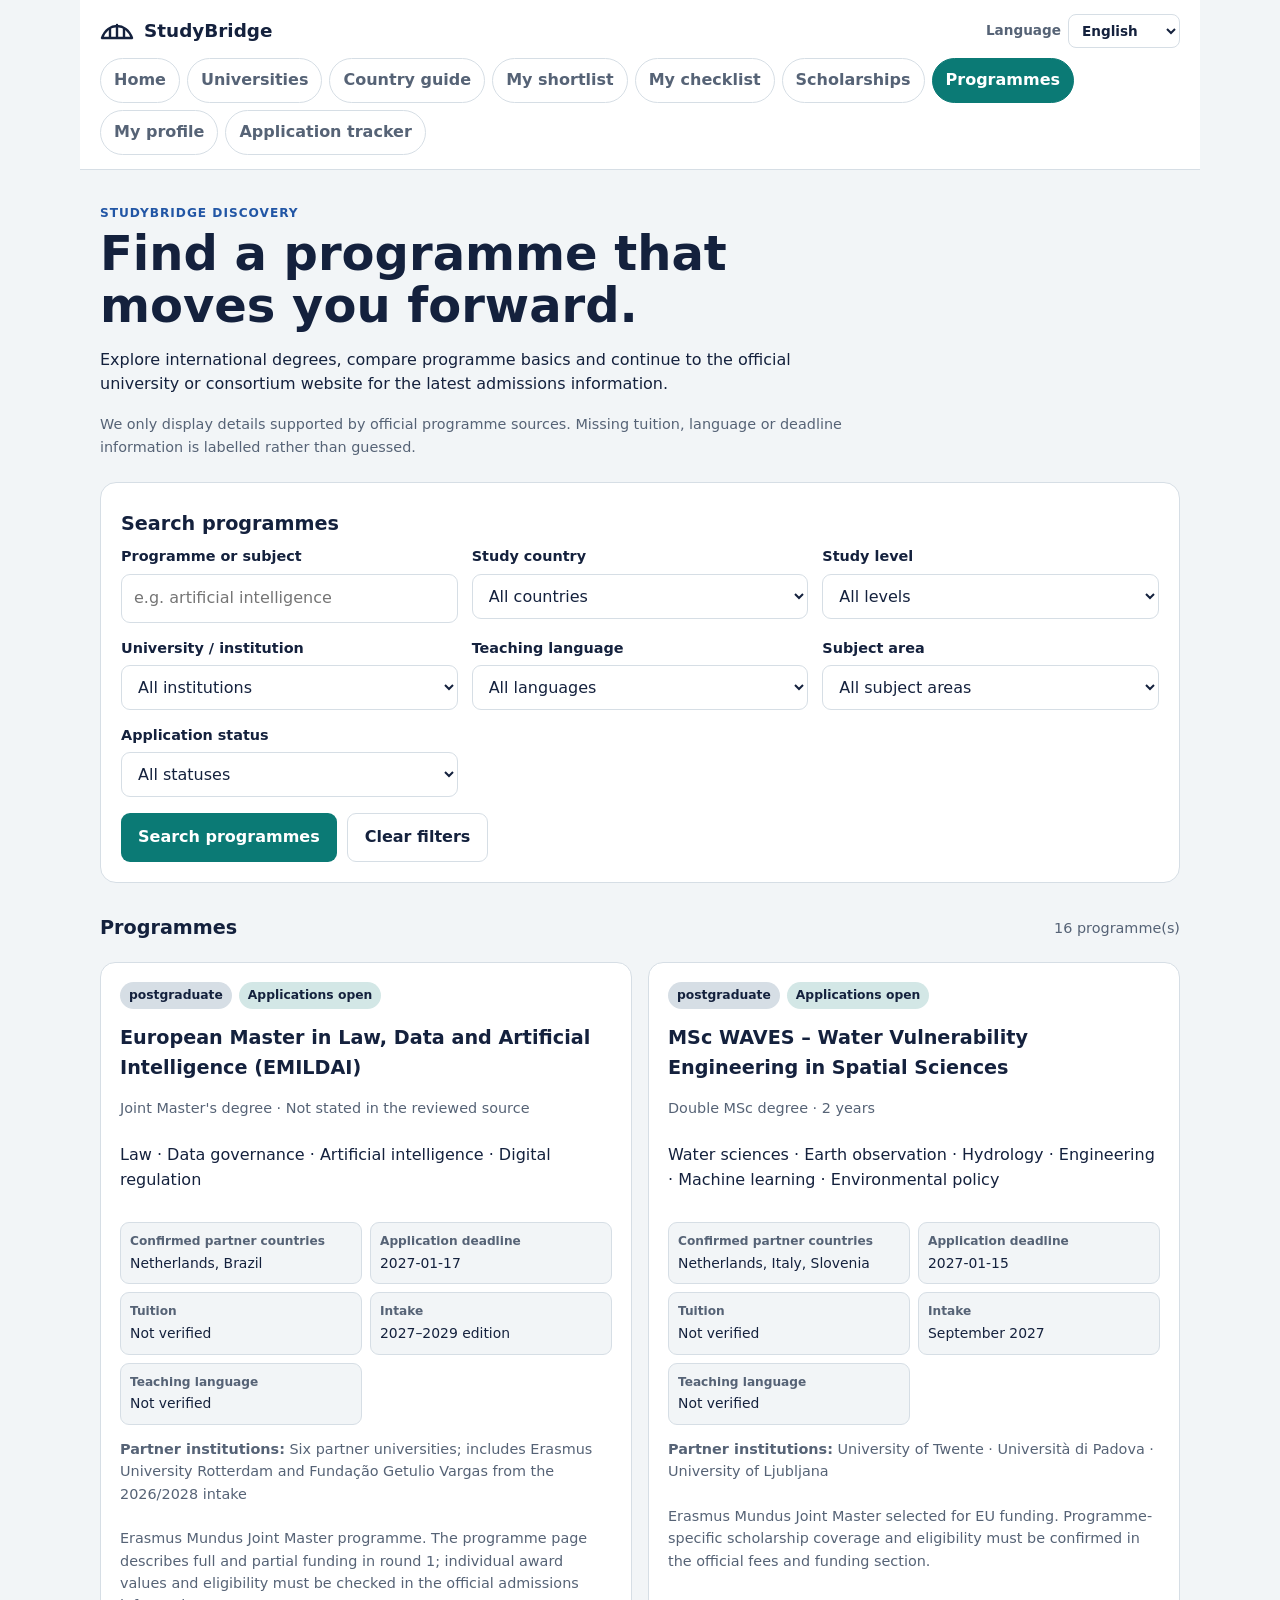
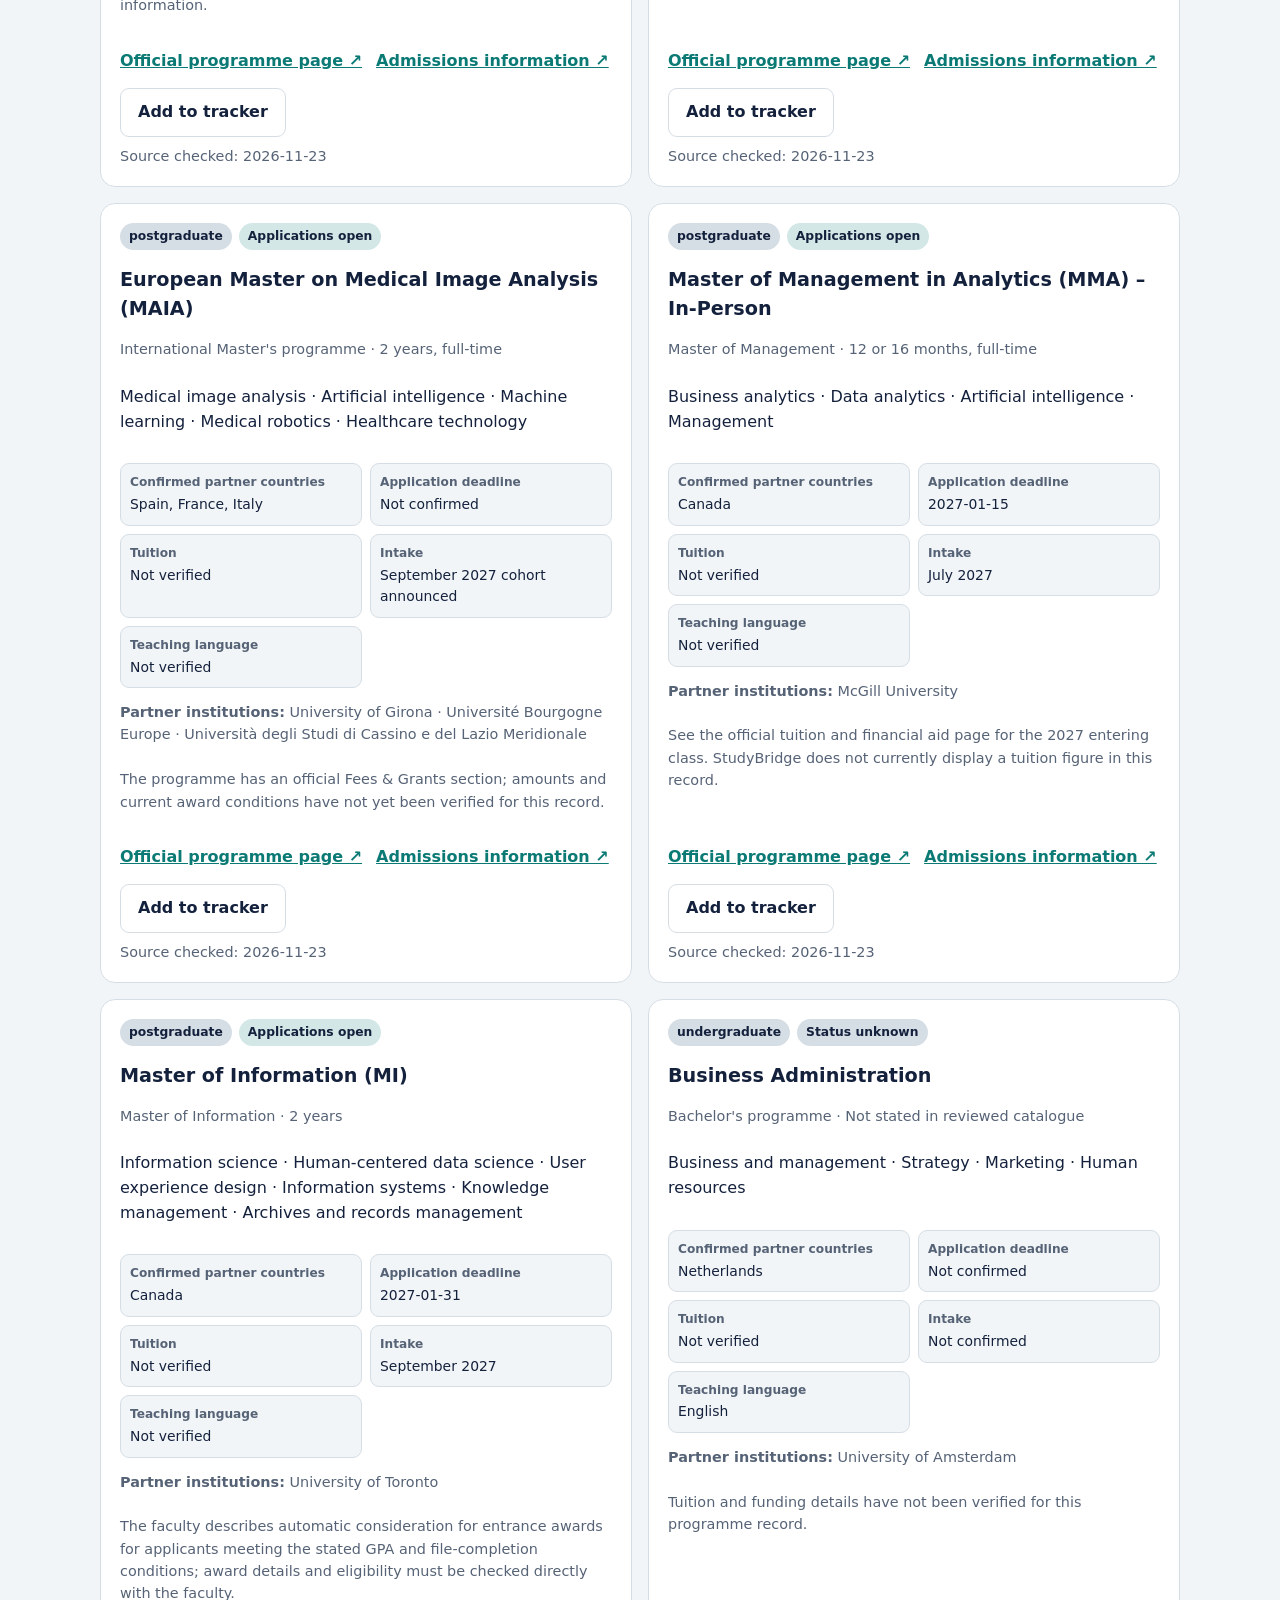
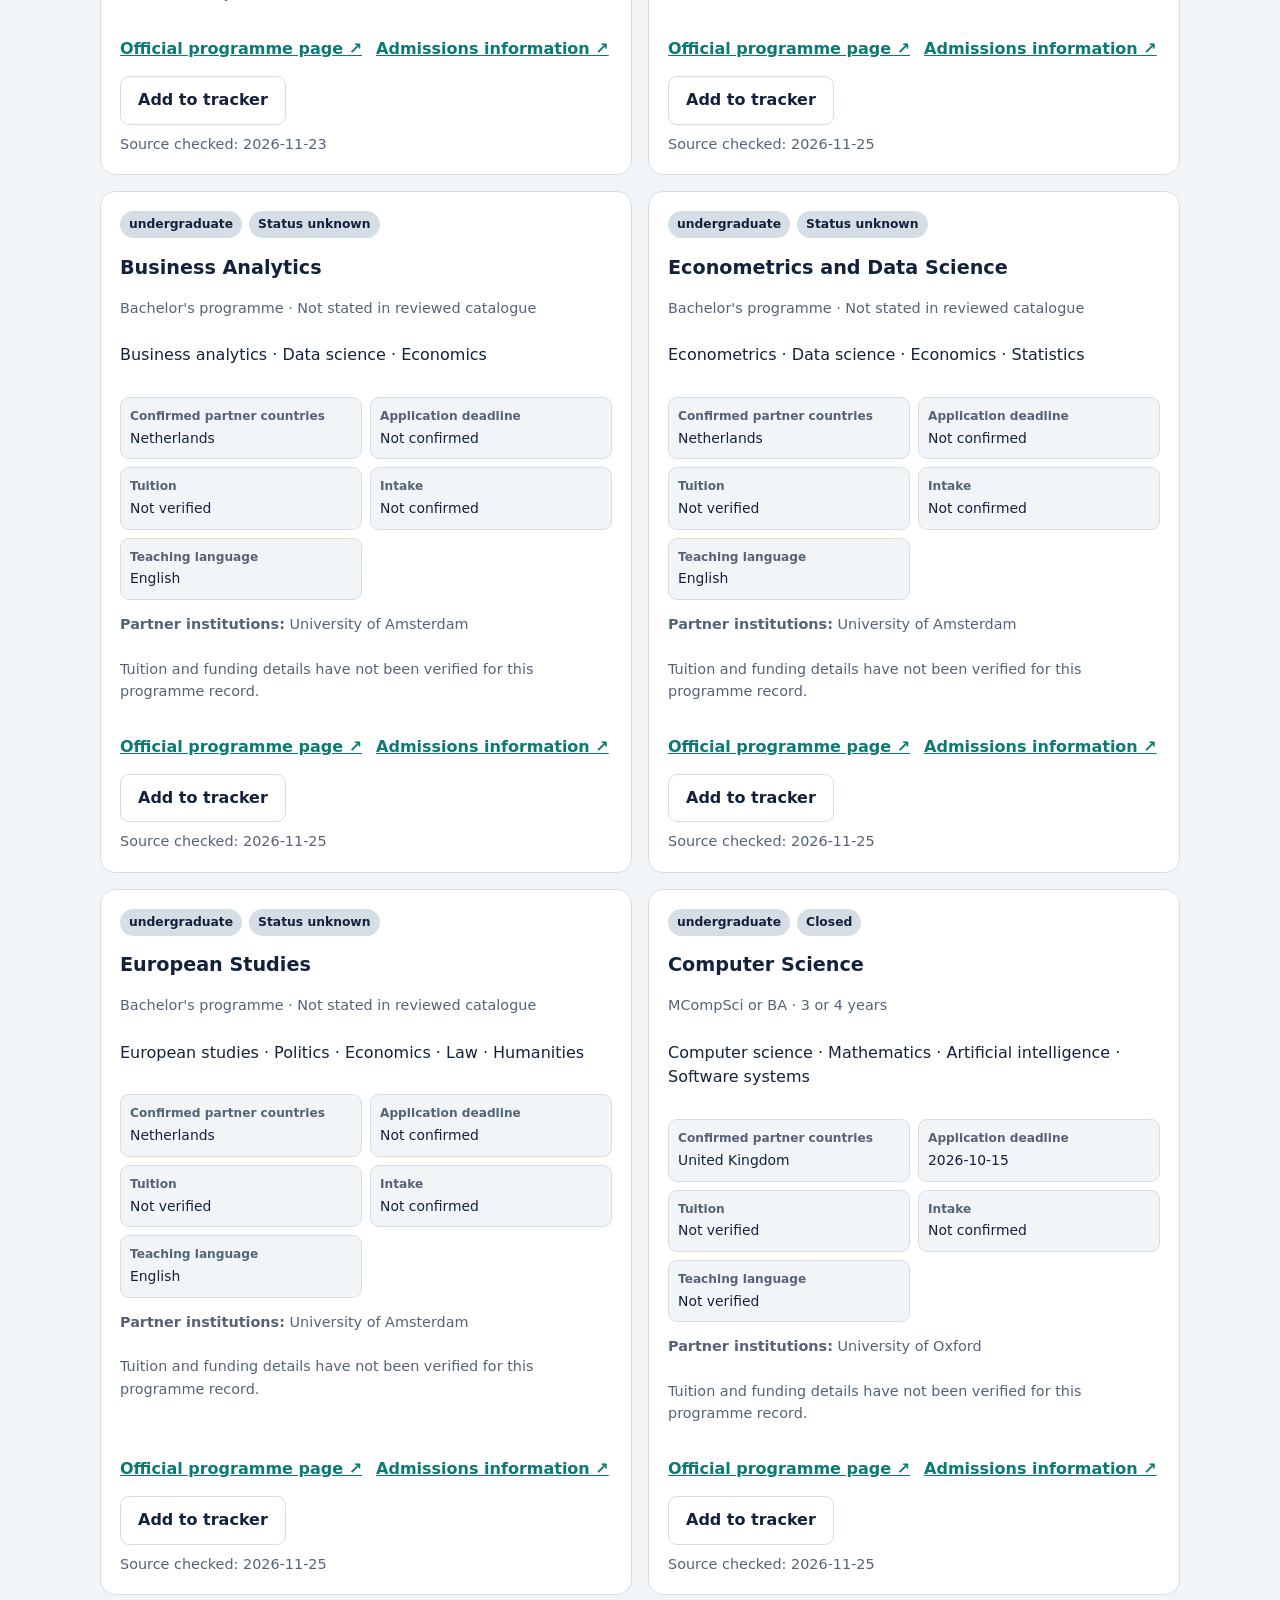
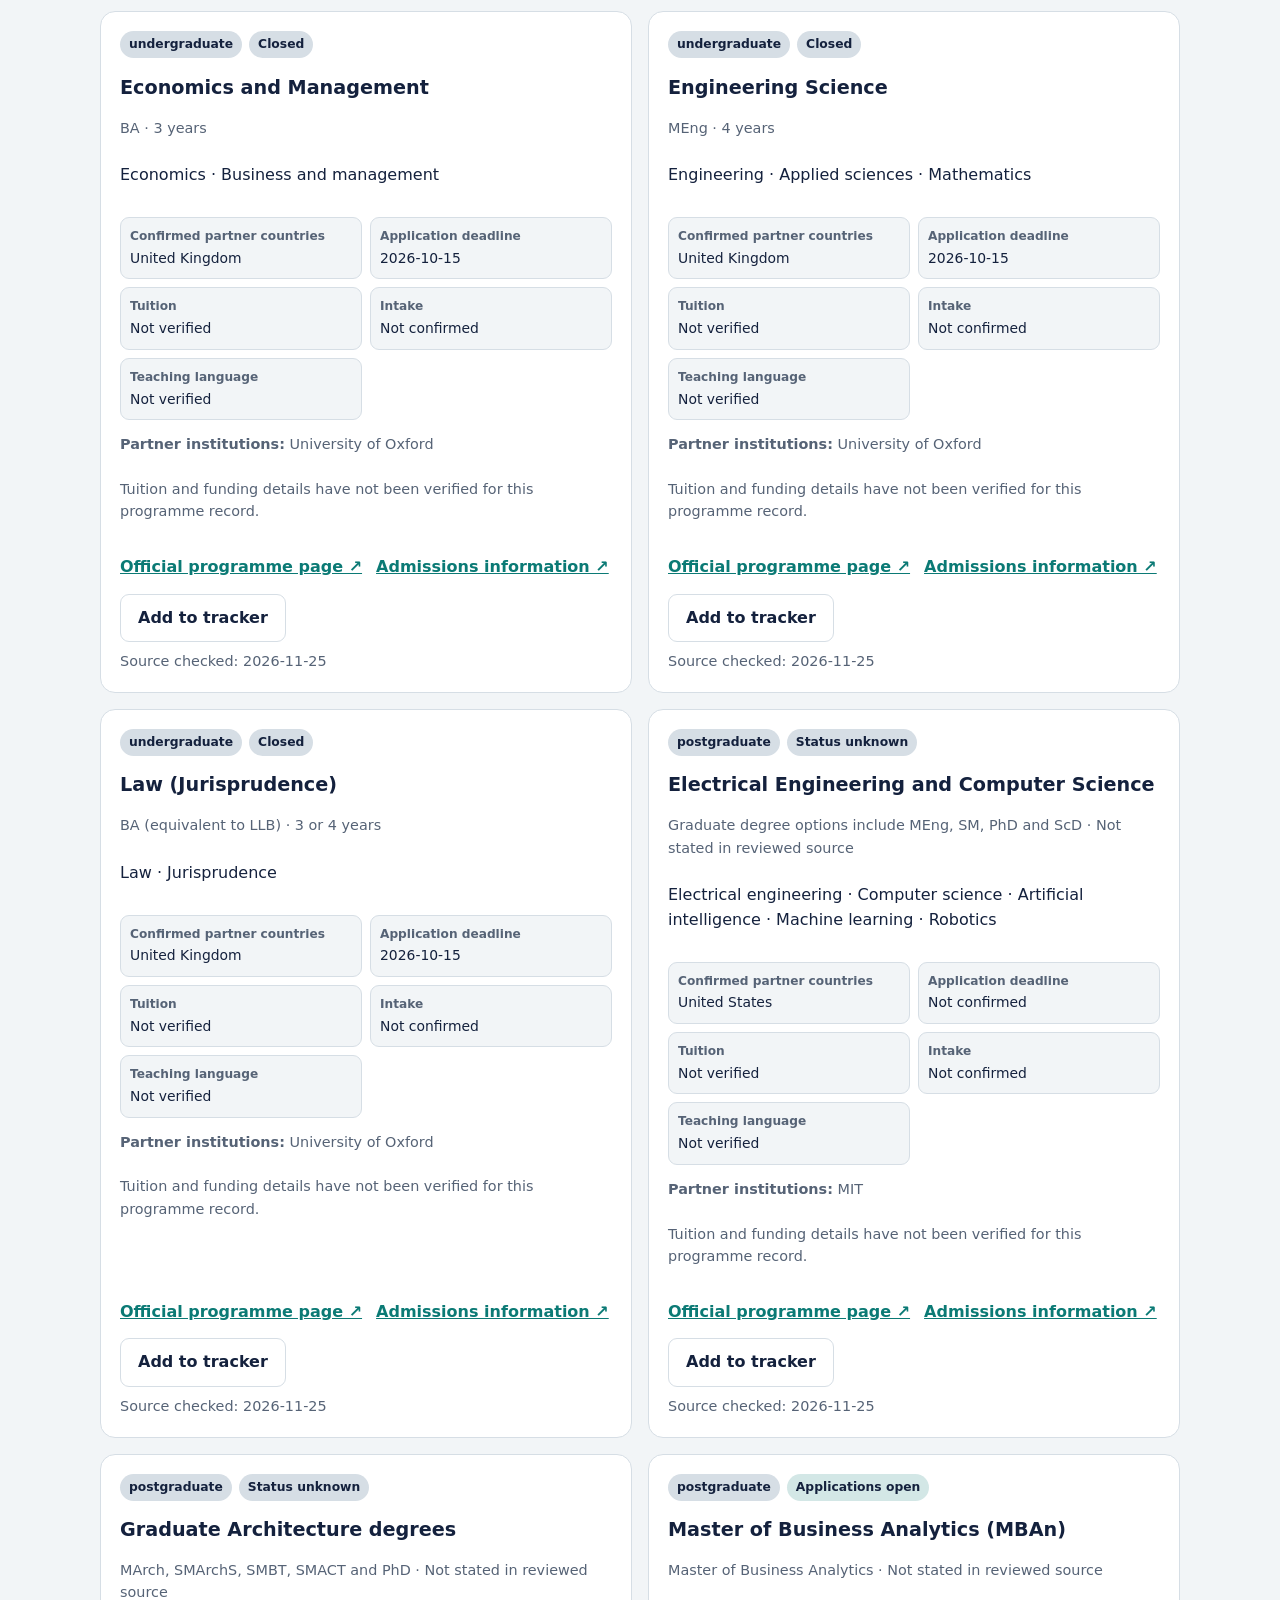
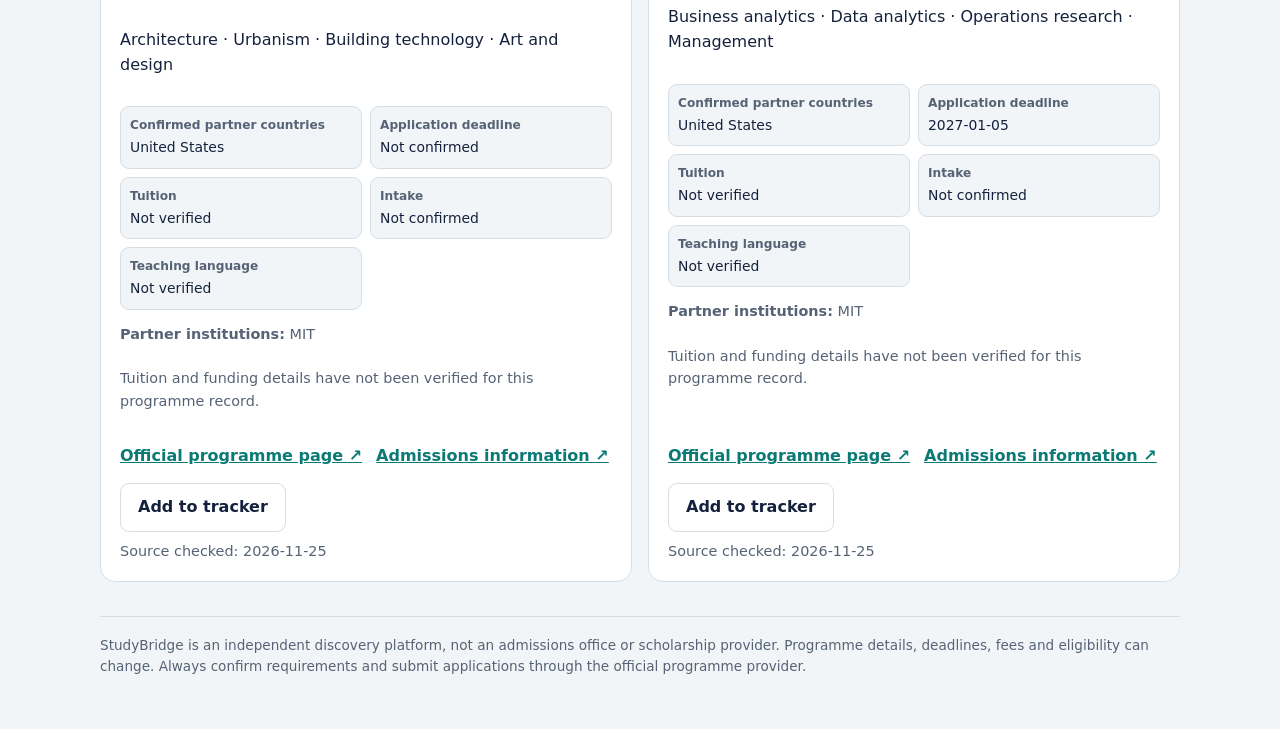
<file: programmes.html>
<!doctype html>
<html lang="en">
<head>
<meta charset="utf-8">
<meta name="viewport" content="width=device-width, initial-scale=1">
<meta name="description" content="Search international university programmes on StudyBridge using official programme information.">
<title>Find Programmes | StudyBridge</title>
<style>
:root{color-scheme:light;--ink:#172b4d;--muted:#64748b;--line:#dbe3ee;--brand:#2256a5;--soft:#f4f7fb;--green:#18794e}
*{box-sizing:border-box}body{margin:0;background:#f8fafc;color:var(--ink);font:16px/1.55 system-ui,-apple-system,Segoe UI,sans-serif}
header{background:#fff;border-bottom:1px solid var(--line);padding:15px max(20px,calc((100vw - 1120px)/2));display:flex;align-items:center;justify-content:space-between;gap:14px;flex-wrap:wrap}
.brand{font-weight:800;font-size:1.15rem;color:var(--ink);text-decoration:none}.nav{display:flex;gap:16px;flex-wrap:wrap}.nav a{color:var(--brand);font-weight:650;text-decoration:none}
main{max-width:1120px;margin:34px auto;padding:0 20px}.intro{max-width:760px;margin-bottom:24px}.eyebrow{color:var(--brand);font-weight:750;letter-spacing:.08em;text-transform:uppercase;font-size:.76rem}
h1{font-size:clamp(2rem,5vw,3rem);line-height:1.08;margin:.35rem 0 .8rem}h2{font-size:1.2rem;margin:.4rem 0}
.panel{background:#fff;border:1px solid var(--line);border-radius:16px;padding:20px;margin:22px 0}
.filters{display:grid;grid-template-columns:repeat(3,minmax(0,1fr));gap:14px}.field{display:flex;flex-direction:column;gap:6px}.field label{font-weight:650;font-size:.9rem}
input,select{font:inherit;width:100%;padding:11px 12px;border:1px solid #cbd5e1;border-radius:9px;background:white;color:var(--ink)}
.actions{display:flex;gap:10px;margin-top:16px;flex-wrap:wrap}button{border:0;border-radius:9px;background:var(--brand);color:white;padding:11px 17px;font:inherit;font-weight:700;cursor:pointer}button.secondary{background:#e9eef6;color:var(--ink)}
.results-head{display:flex;align-items:center;justify-content:space-between;gap:10px;margin:24px 0 12px}.muted{color:var(--muted);font-size:.9rem}
.grid{display:grid;grid-template-columns:repeat(2,minmax(0,1fr));gap:16px}.card{background:#fff;border:1px solid var(--line);border-radius:15px;padding:19px;display:flex;flex-direction:column;gap:8px}.pills{display:flex;gap:7px;flex-wrap:wrap}.pill{font-size:.77rem;border-radius:999px;background:#edf3fb;color:#244b82;padding:4px 9px;font-weight:700}.pill.open{background:#e8f6ef;color:#17643f}.meta{font-size:.9rem;color:var(--muted)}.facts{display:grid;grid-template-columns:1fr 1fr;gap:8px;margin:5px 0}.fact{background:var(--soft);border-radius:9px;padding:9px;font-size:.87rem}.fact b{display:block;font-size:.76rem;color:var(--muted);margin-bottom:2px}.links{display:flex;gap:14px;flex-wrap:wrap;margin-top:auto;padding-top:10px}.links a{color:var(--brand);font-weight:700}.match{background:#f2f7ff;border-left:3px solid var(--brand);border-radius:8px;padding:10px 12px;font-size:.87rem}.match b{display:block;margin-bottom:3px}.match ul{margin:5px 0 0;padding-left:18px}.match .caution{color:var(--muted)}
footer{color:var(--muted);font-size:.85rem;margin:34px 0;padding:18px 0;border-top:1px solid var(--line)}.empty{background:white;border:1px dashed #cbd5e1;border-radius:12px;padding:24px;color:var(--muted);grid-column:1/-1}
@media(max-width:760px){.filters{grid-template-columns:1fr 1fr}.grid{grid-template-columns:1fr}}@media(max-width:480px){.filters{grid-template-columns:1fr}.facts{grid-template-columns:1fr 1fr}}
</style>
<link rel="stylesheet" href="assets/site.css">
</head>
<body>
<header><a class="brand" href="index.html?view=unis"><svg class="brand-mark" viewBox="0 0 34 22" fill="none" stroke="currentColor" stroke-width="2.4" stroke-linecap="round" aria-hidden="true" focusable="false"><path d="M2 18C8 2 26 2 32 18M2 18h30M10 18V9M17 18V5M24 18V9"/></svg><span>StudyBridge</span></a><nav class="nav" aria-label="Main navigation"><a href="index.html?view=unis">Home</a><a href="scholarships.html">Scholarships</a><a href="programmes.html" aria-current="page">Programmes</a><a href="profile.html">My profile</a><a href="tracker.html">Application tracker</a></nav></header>
<main>
<section class="intro"><div class="eyebrow">StudyBridge discovery</div><h1>Find a programme that moves you forward.</h1><p>Explore international degrees, compare programme basics and continue to the official university or consortium website for the latest admissions information.</p><p class="muted">We only display details supported by official programme sources. Missing tuition, language or deadline information is labelled rather than guessed.</p></section>
<section class="panel" aria-label="Programme filters"><h2>Search programmes</h2><div class="filters">
<div class="field"><label for="keyword">Programme or subject</label><input id="keyword" type="search" placeholder="e.g. artificial intelligence"></div>
<div class="field"><label for="country">Study country</label><select id="country"><option value="">All countries</option></select></div>
<div class="field"><label for="level">Study level</label><select id="level"><option value="">All levels</option><option value="undergraduate">Undergraduate</option><option value="postgraduate">Postgraduate</option></select></div>
<div class="field"><label for="institution">University / institution</label><select id="institution"><option value="">All institutions</option></select></div>
<div class="field"><label for="language">Teaching language</label><select id="language"><option value="">All languages</option></select></div>
<div class="field"><label for="field">Subject area</label><select id="field"><option value="">All subject areas</option></select></div>
<div class="field"><label for="status">Application status</label><select id="status"><option value="">All statuses</option><option value="open">Open</option><option value="upcoming">Upcoming</option><option value="closed">Closed</option><option value="not_announced">Not announced</option><option value="varies">Deadlines vary</option><option value="unknown">Unknown</option></select></div>
</div><div class="actions"><button id="apply">Search programmes</button><button class="secondary" id="clear">Clear filters</button></div></section>
<div class="results-head"><h2>Programmes</h2><span id="count" class="muted" aria-live="polite">Loading…</span></div><section id="results" class="grid"><div class="empty">Loading the programme database…</div></section>
<footer>StudyBridge is an independent discovery platform, not an admissions office or scholarship provider. Programme details, deadlines, fees and eligibility can change. Always confirm requirements and submit applications through the official programme provider.</footer>
</main>
<script src="assets/matching.js"></script>
<script>
const $=s=>document.querySelector(s);
const countries={NL:"Netherlands",BR:"Brazil",IE:"Ireland",IT:"Italy",ES:"Spain",FR:"France",SI:"Slovenia",CA:"Canada",UK:"United Kingdom",US:"United States"};
let records=[];
const esc=s=>String(s??"").replace(/[&<>"']/g,c=>({"&":"&amp;","<":"&lt;",">":"&gt;",'"':"&quot;","'":"&#39;"}[c]));
const statusLabel=s=>({open:"Applications open",upcoming:"Upcoming",closed:"Closed",not_announced:"Not announced",varies:"Deadlines vary",unknown:"Status unknown"})[s]||"Status unknown";
function render(){
 const keyword=$("#keyword").value.trim().toLowerCase(),country=$("#country").value,level=$("#level").value,field=$("#field").value,status=$("#status").value,institution=$("#institution").value,language=$("#language").value;
 const rows=records.filter(r=>{
  if(country&&!(r.delivery_countries||[]).includes(country))return false;
  if(level&&r.degree_level!==level)return false;
  if(field&&!(r.study_fields||[]).includes(field))return false;
  if(status&&r.application_status!==status)return false;
  if(institution&&!(r.partner_institutions||[]).includes(institution))return false;
  if(language&&r.teaching_language!==language)return false;
  if(keyword&&!([r.title,...(r.study_fields||[]),...(r.partner_institutions||[])].join(" ").toLowerCase().includes(keyword)))return false;
  return true;
 });
 $("#count").textContent=rows.length+" programme(s)";
 let preferences={};try{preferences=JSON.parse(localStorage.getItem("studybridge.profile.preferences.v1")||"{}")}catch(e){}
 $("#results").innerHTML=rows.length?rows.map(r=>{
  const fit=window.StudyBridgeMatching.programmeFit(r,preferences);
  const countriesText=(r.delivery_countries||[]).map(c=>countries[c]||c).join(", ");
  const deadline=r.application_deadline||"Not confirmed";
  const partners=(r.partner_institutions||[]).join(" · ")||"Not confirmed";
  return '<article class="card"><div class="pills"><span class="pill">'+esc(r.degree_level)+'</span><span class="pill '+esc(r.application_status||"unknown")+'">'+esc(statusLabel(r.application_status))+'</span></div><h2>'+esc(r.title)+'</h2><div class="meta">'+esc(r.qualification||"Qualification not confirmed")+' · '+esc(r.duration||"Duration not confirmed")+'</div><p>'+esc((r.study_fields||[]).join(" · "))+'</p><div class="facts"><div class="fact"><b>Confirmed partner countries</b>'+esc(countriesText||"Not confirmed")+'</div><div class="fact"><b>Application deadline</b>'+esc(deadline)+'</div><div class="fact"><b>Tuition</b>'+esc(r.tuition_amount==null?"Not verified":String(r.tuition_amount)+" "+(r.tuition_currency||""))+'</div><div class="fact"><b>Intake</b>'+esc(r.intake||"Not confirmed")+'</div><div class="fact"><b>Teaching language</b>'+esc(r.teaching_language||"Not verified")+'</div></div><div class="meta"><b>Partner institutions:</b> '+esc(partners)+'</div><p class="meta">'+esc(r.funding_notes||"Funding details not confirmed.")+'</p><div class="links"><a href="'+esc(r.official_programme_url)+'" target="_blank" rel="noopener noreferrer">Official programme page ↗</a><a href="'+esc(r.official_admissions_url)+'" target="_blank" rel="noopener noreferrer">Admissions information ↗</a><button type="button" class="secondary" data-track="'+esc(r.id)+'">Add to tracker</button></div><small class="meta">Source checked: '+esc(r.last_verified||"Not confirmed")+'</small></article>';
 }).join(""):'<div class="empty">No programmes match these filters yet. Try removing a filter or searching another subject.</div>';
}
$("#results").addEventListener("click",ev=>{
 const button=ev.target.closest("[data-track]");if(!button)return;
 const record=records.find(r=>r.id===button.dataset.track);if(!record)return;
 const key="studybridge.application.tracker.v1";let entries=[];
 try{const raw=JSON.parse(localStorage.getItem(key)||"[]");if(Array.isArray(raw))entries=raw;}catch(e){}
 const id="programme-"+record.id;
 if(entries.some(x=>x.id===id)){button.textContent="Already in tracker";return;}
 entries.push({id,title:record.title,provider:(record.partner_institutions||[]).join(", ")||"Programme provider",kind:"programme",deadline:record.application_deadline||"",status:"researching",nextDate:"",next:"Review official entry requirements and prepare an application checklist.",url:record.official_admissions_url||record.official_programme_url,lastUpdated:new Date().toISOString().slice(0,10)});
 try{localStorage.setItem(key,JSON.stringify(entries));button.textContent="Added to tracker";}catch(e){button.textContent="Could not save";}
});
async function init(){
 try{
  const response=await fetch("data/programmes.json");if(!response.ok)throw new Error("Database unavailable");
  const data=await response.json();records=data.programmes||[];
  [...new Set(records.flatMap(r=>r.delivery_countries||[]))].filter(c=>countries[c]).sort((a,b)=>countries[a].localeCompare(countries[b])).forEach(c=>$("#country").add(new Option(countries[c],c)));
  [...new Set(records.flatMap(r=>r.study_fields||[]))].sort().forEach(f=>$("#field").add(new Option(f,f)));
  [...new Set(records.flatMap(r=>r.partner_institutions||[]))].sort().forEach(n=>$("#institution").add(new Option(n,n)));
  [...new Set(records.map(r=>r.teaching_language).filter(Boolean))].sort().forEach(n=>$("#language").add(new Option(n,n)));
  try{
   const prefs=JSON.parse(localStorage.getItem("studybridge.profile.preferences.v1")||"{}");
   if(prefs.level&&[...$("#level").options].some(o=>o.value===prefs.level))$("#level").value=prefs.level;
   if(prefs.destination&&[...$("#country").options].some(o=>o.value===prefs.destination))$("#country").value=prefs.destination;
   const terms={"Business and management":"management","Marketing and communications":"marketing","Computer science and AI":"artificial intelligence","Engineering":"engineering","Health and medicine":"medical","Law and public policy":"law","Science and environment":"science","Arts and humanities":"humanities","Education":"education"};
   if(prefs.field&&terms[prefs.field])$("#keyword").value=terms[prefs.field];
  }catch(e){}
  render();
 }catch(error){$("#count").textContent="Database unavailable";$("#results").innerHTML='<div class="empty">We could not load programme records. Please try again later.</div>';}
}
$("#apply").addEventListener("click",render);
$("#keyword").addEventListener("keydown",e=>{if(e.key==="Enter")render()});
$("#clear").addEventListener("click",()=>{["keyword","country","level","field","status","institution","language"].forEach(id=>$("#"+id).value="");render()});
init();
</script>
<script src="assets/site.js" defer></script>
</body>
</html>
</file>
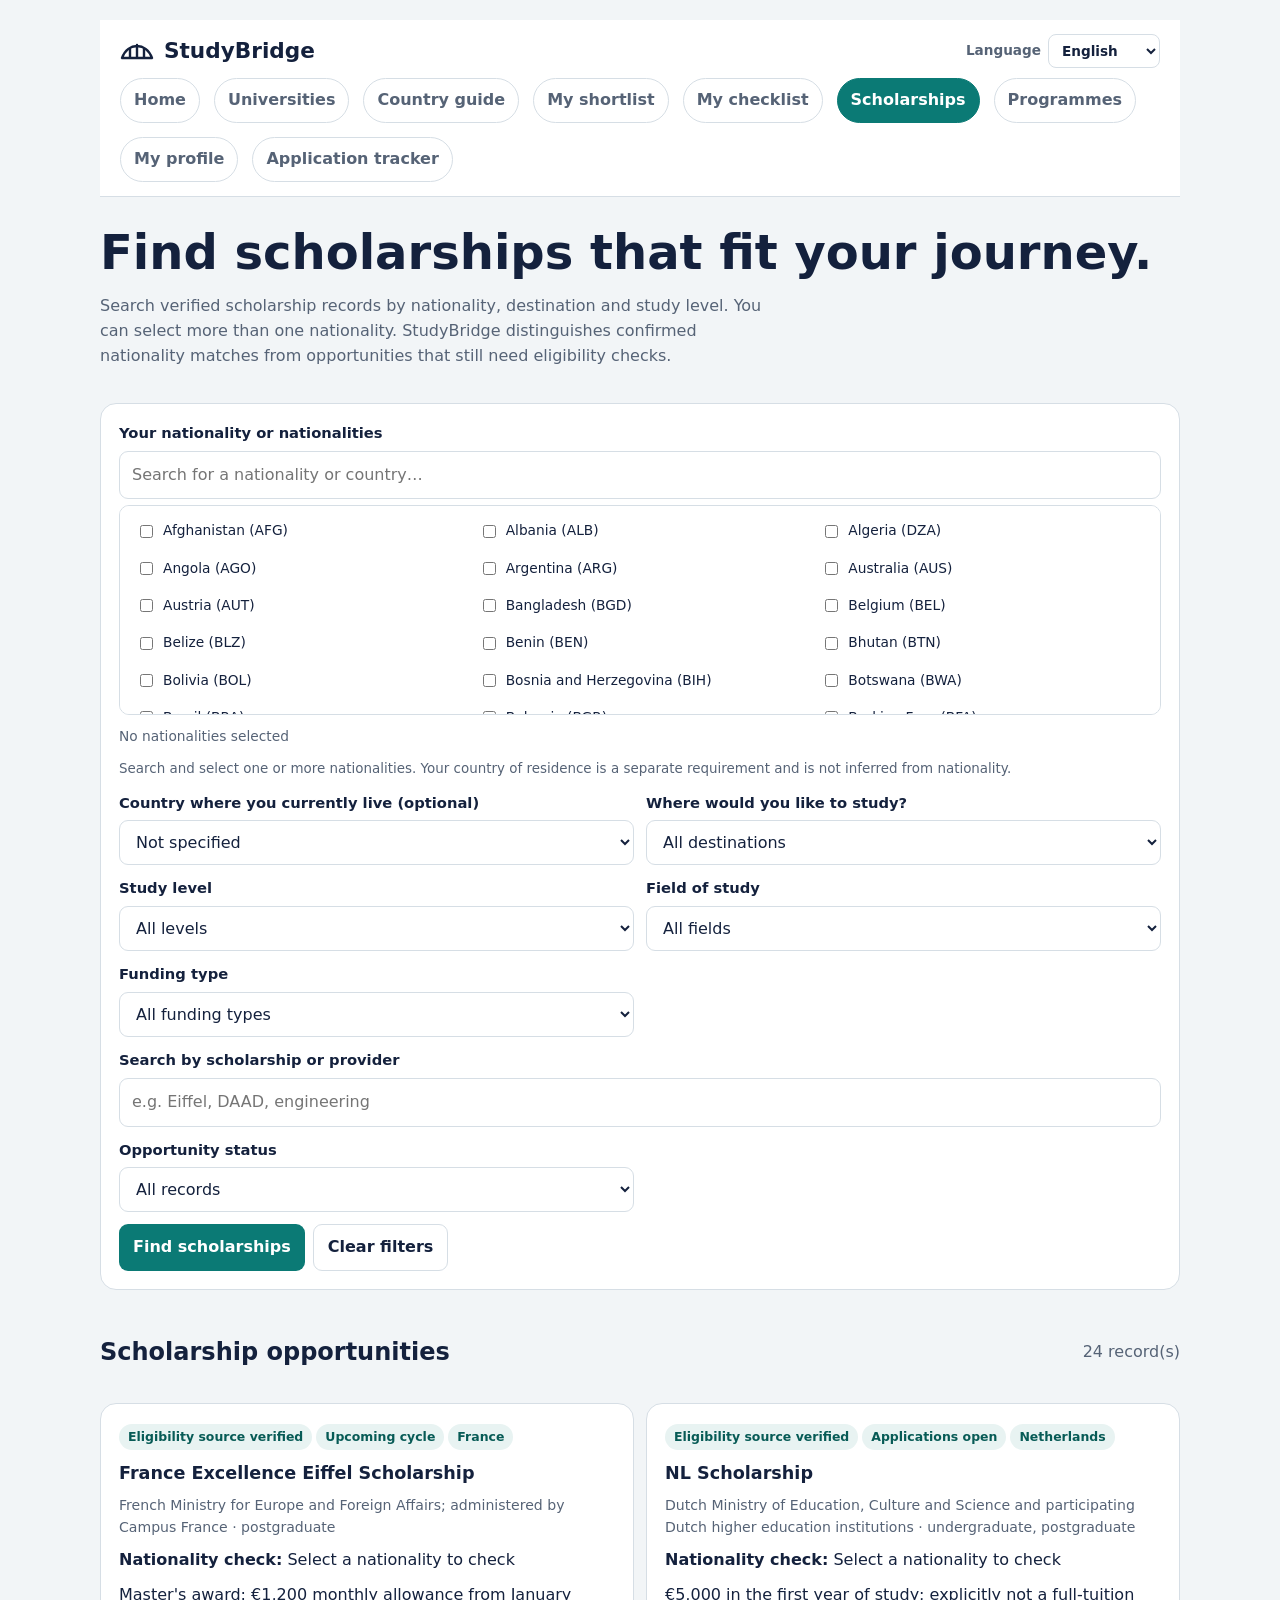
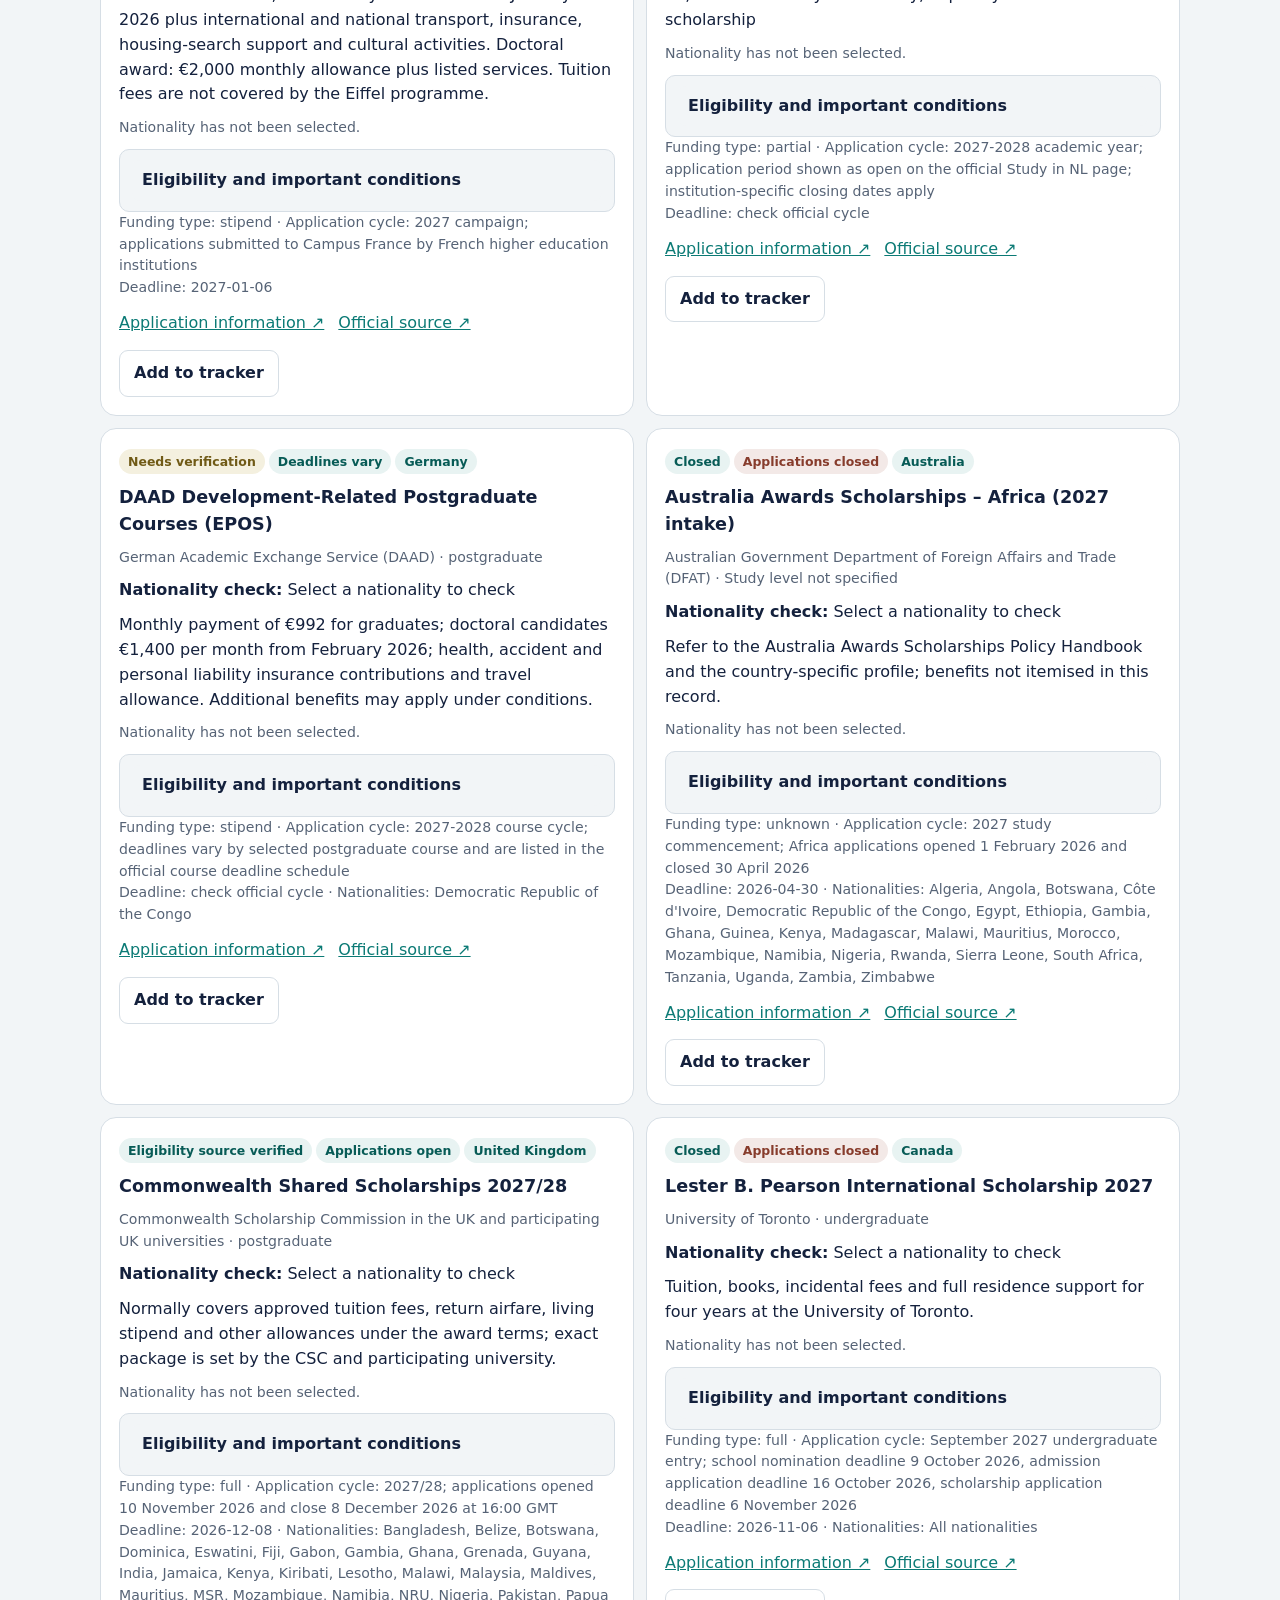
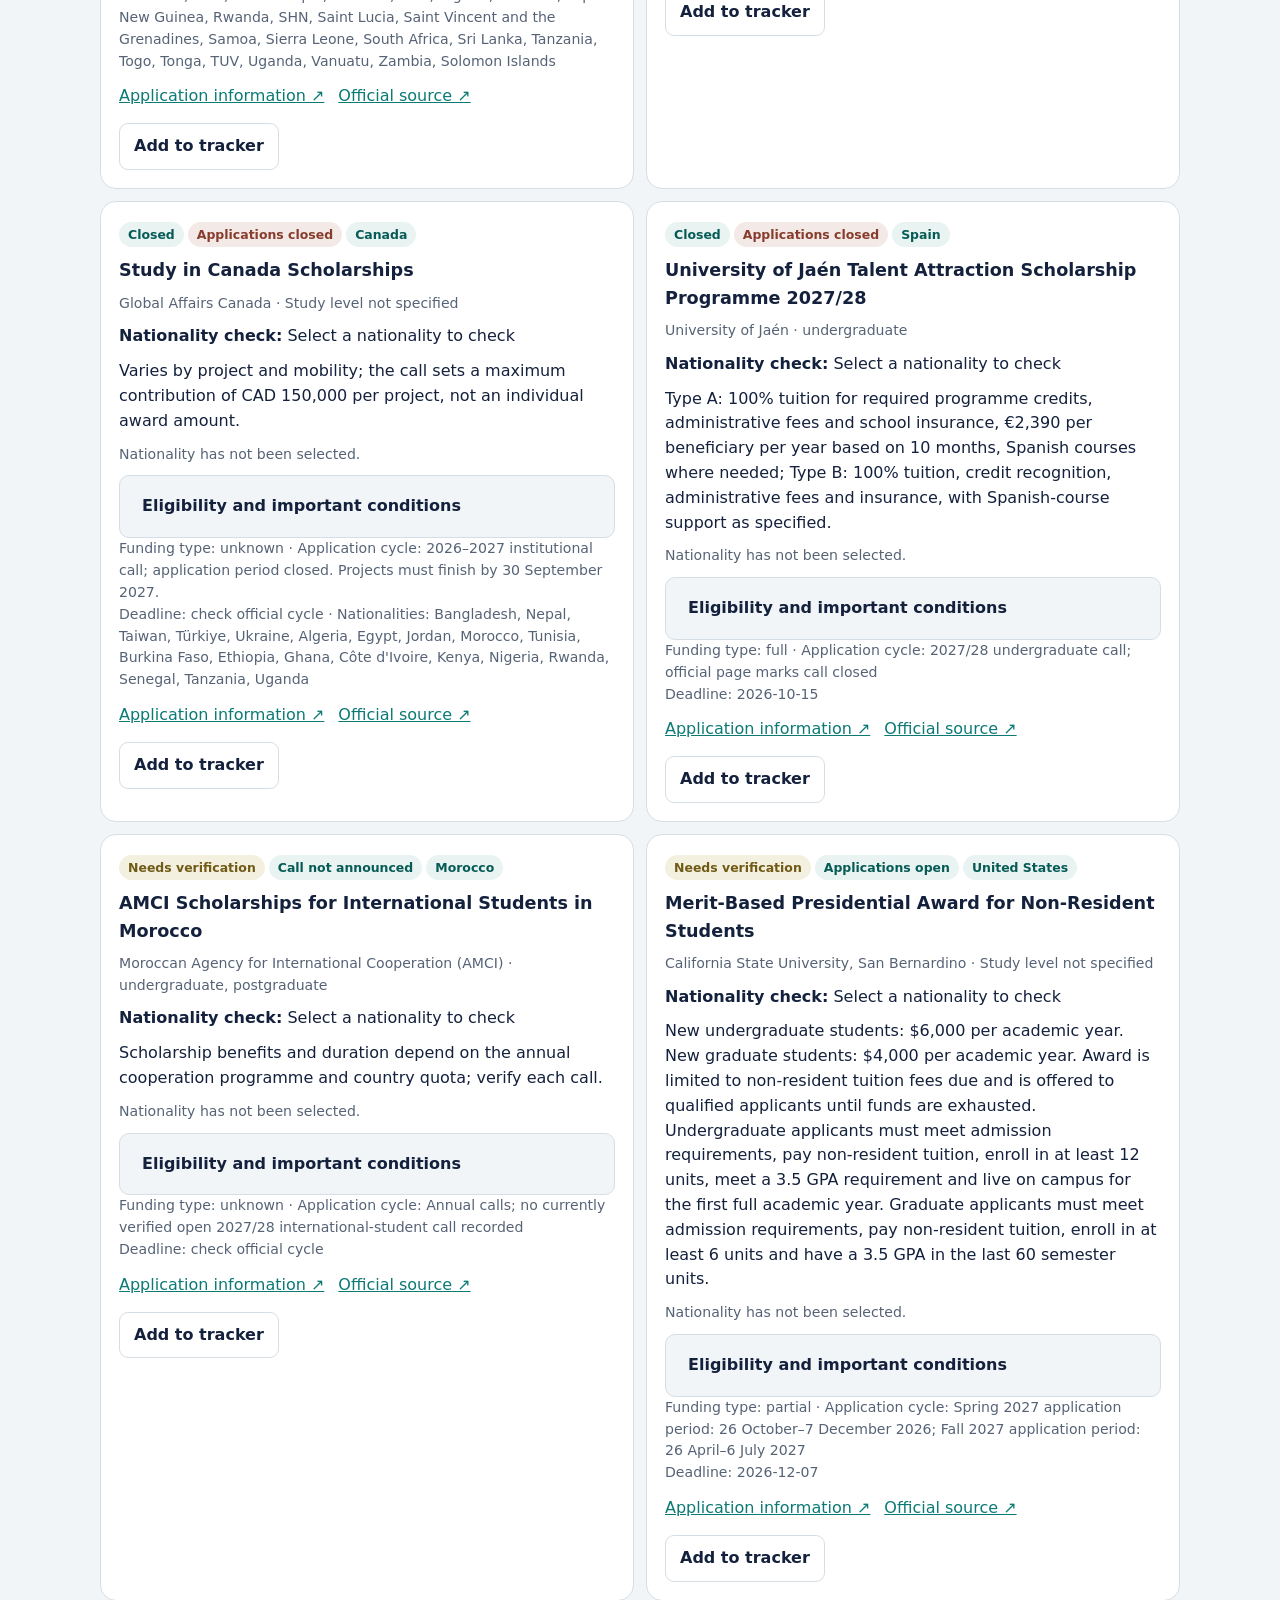
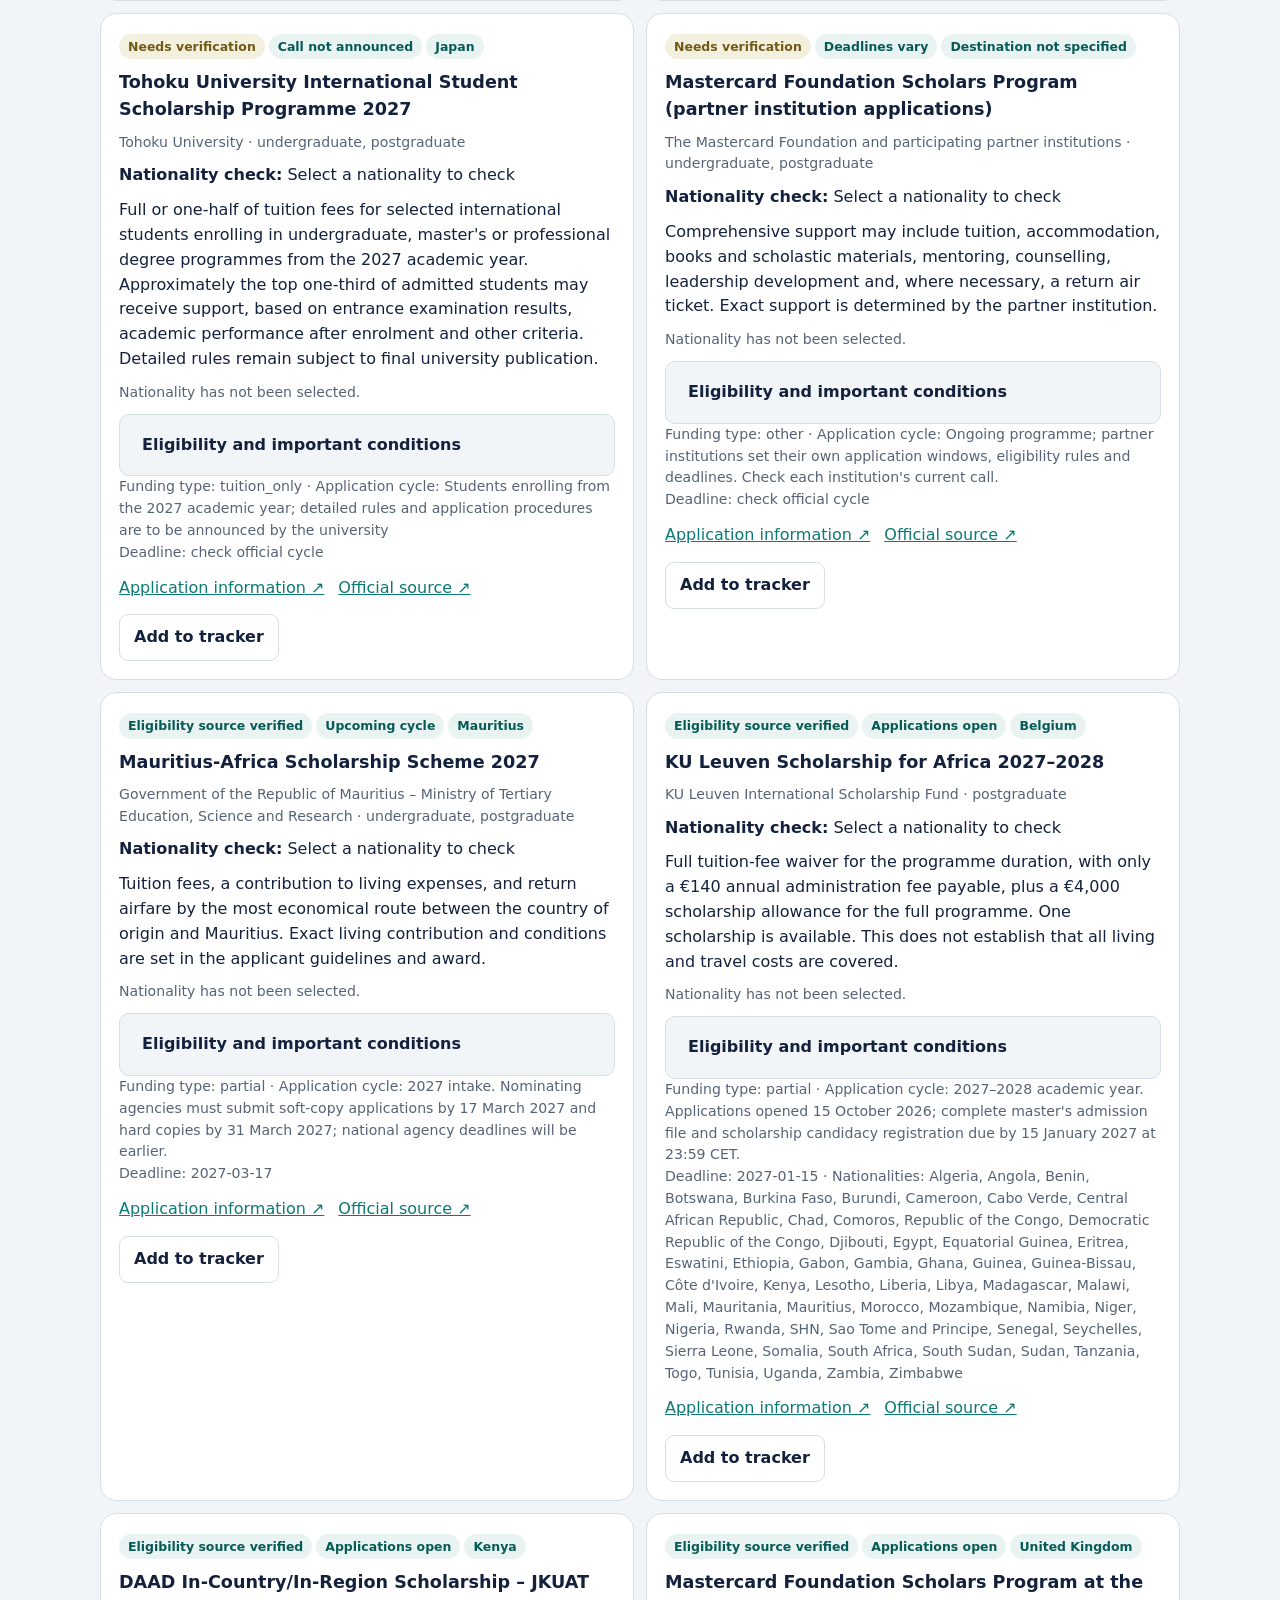
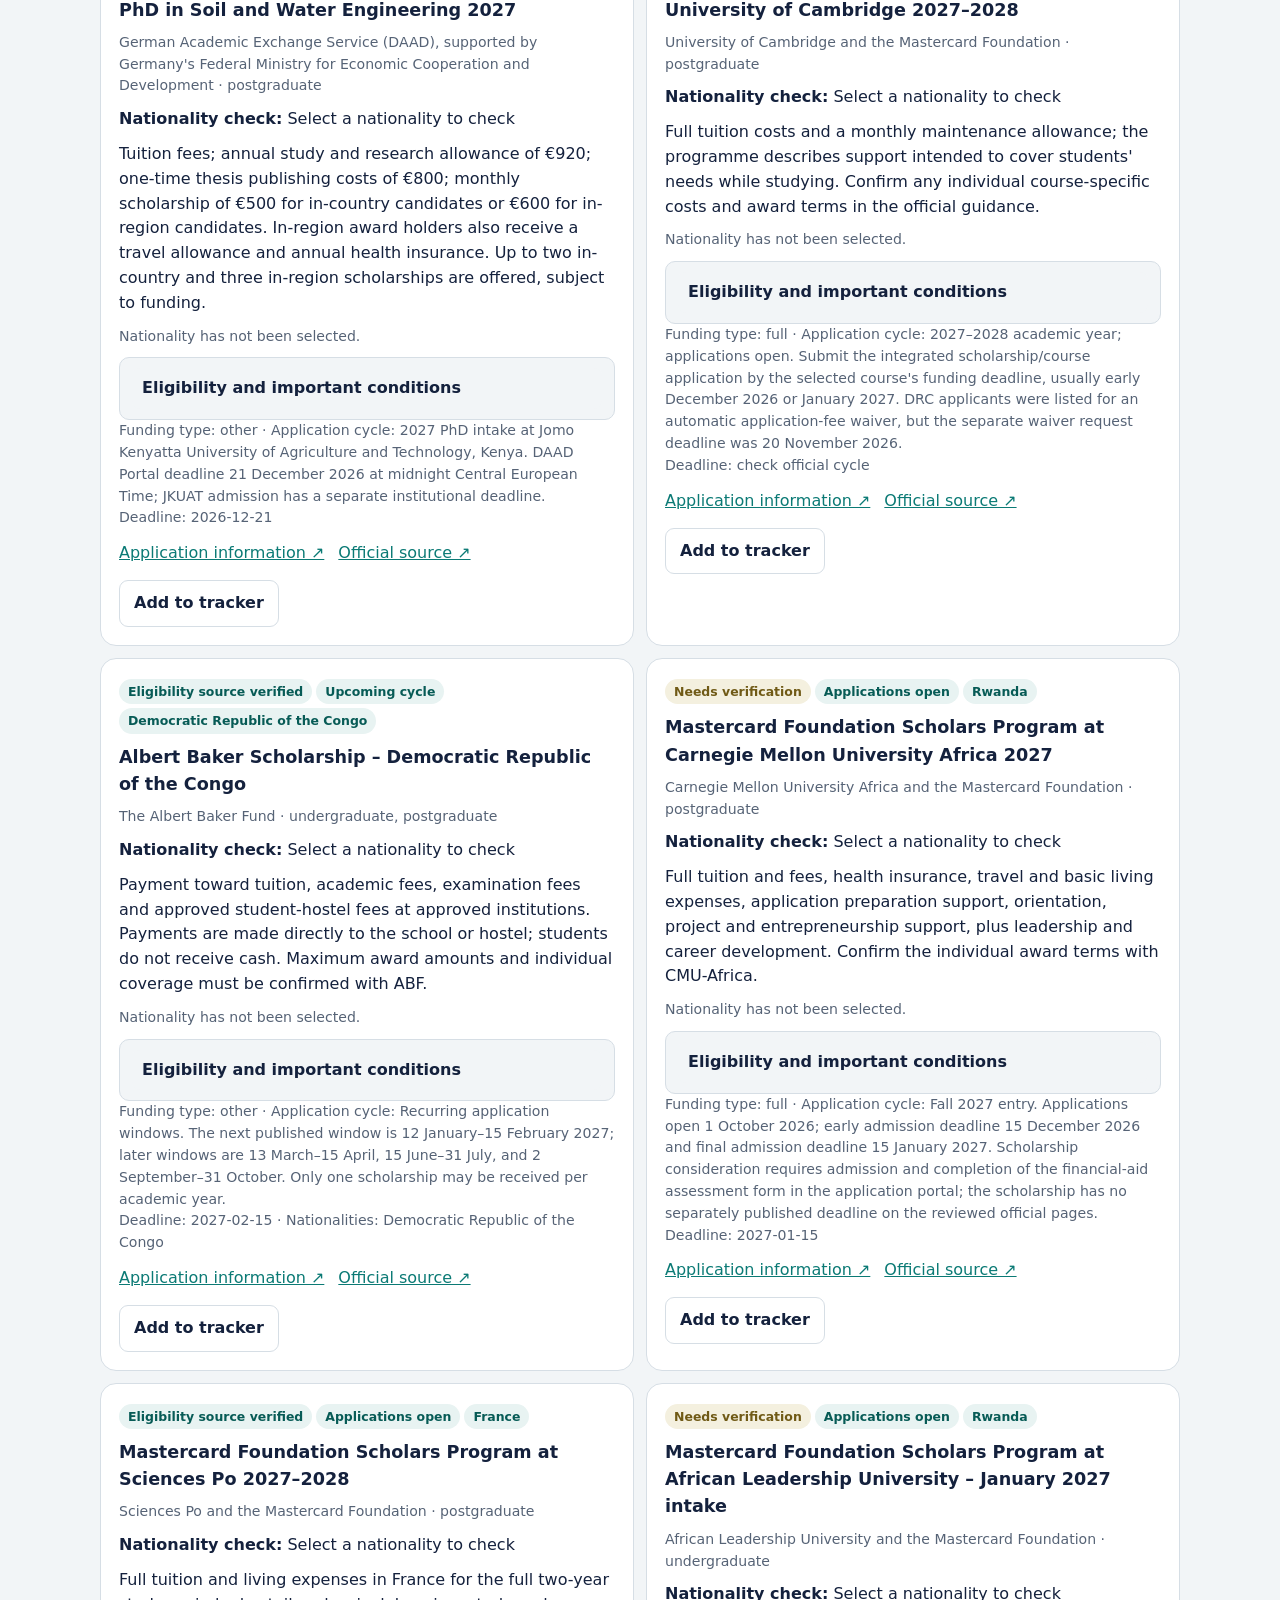
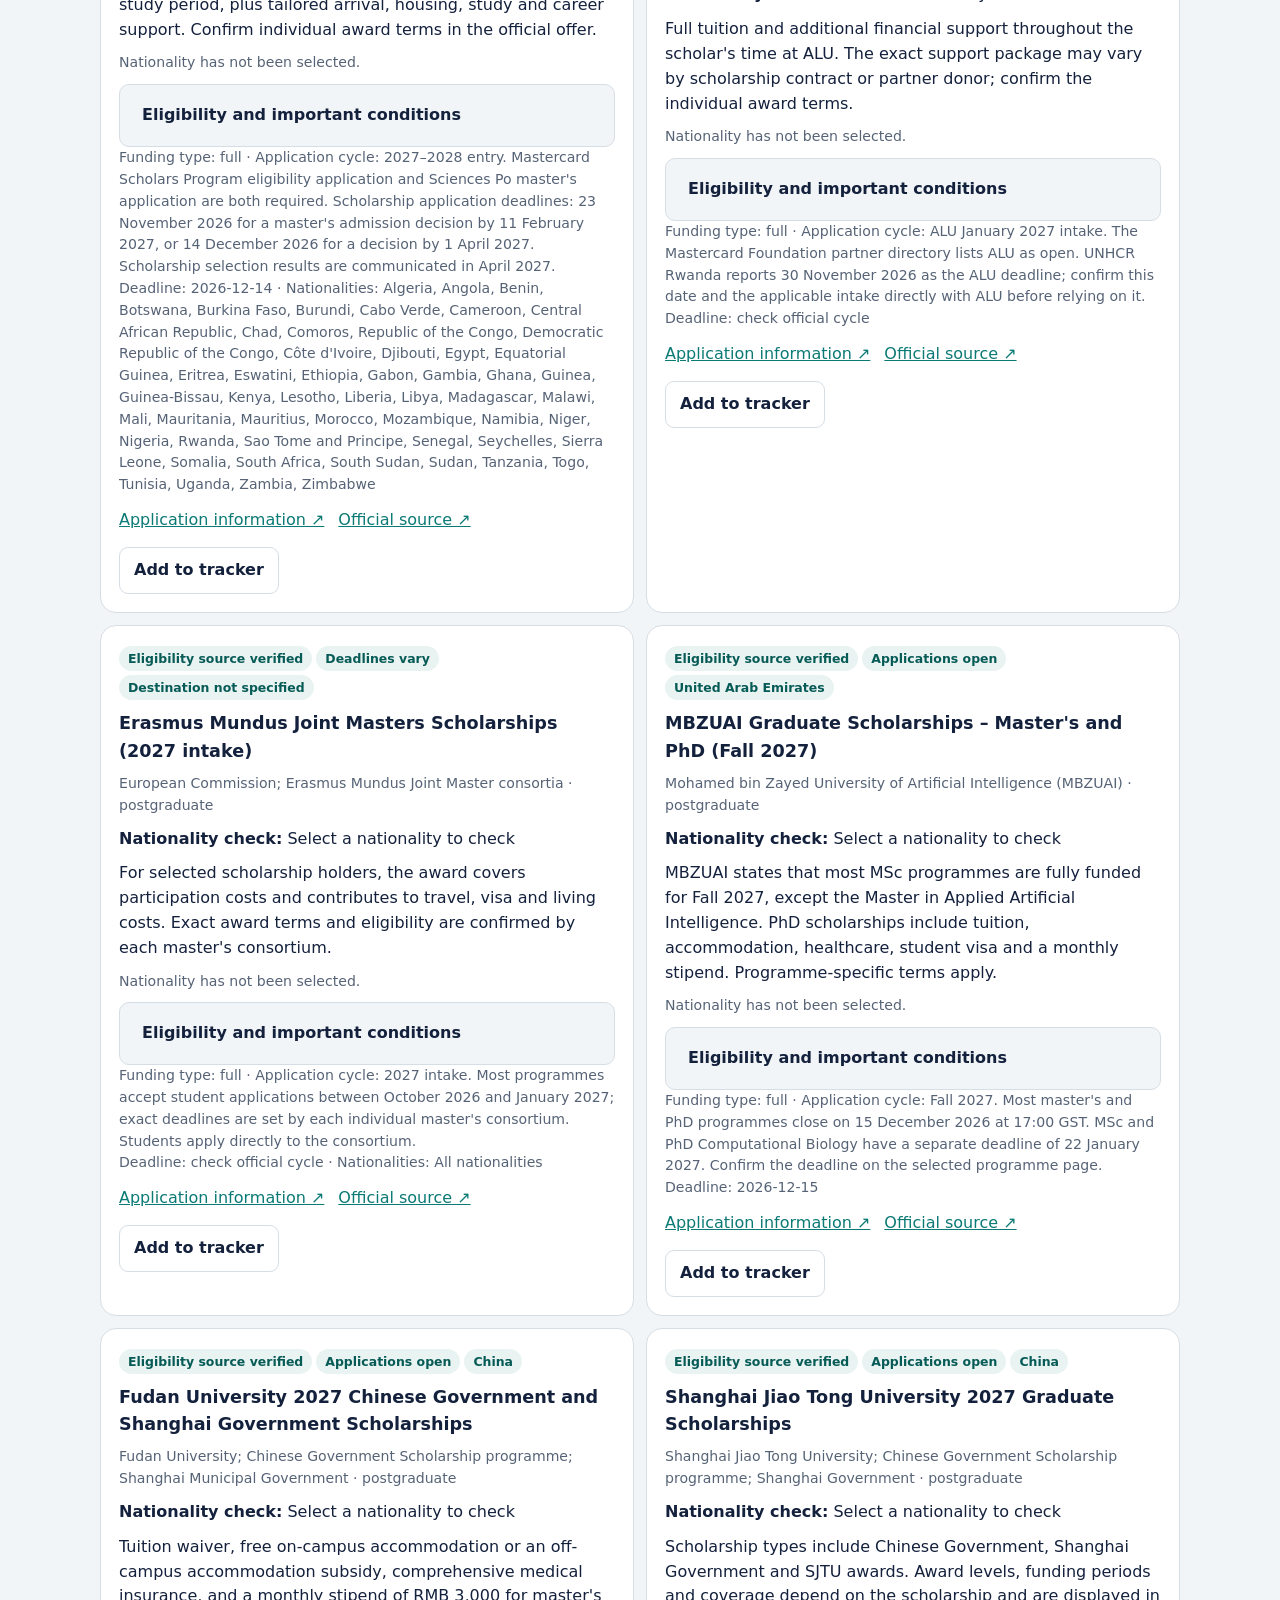
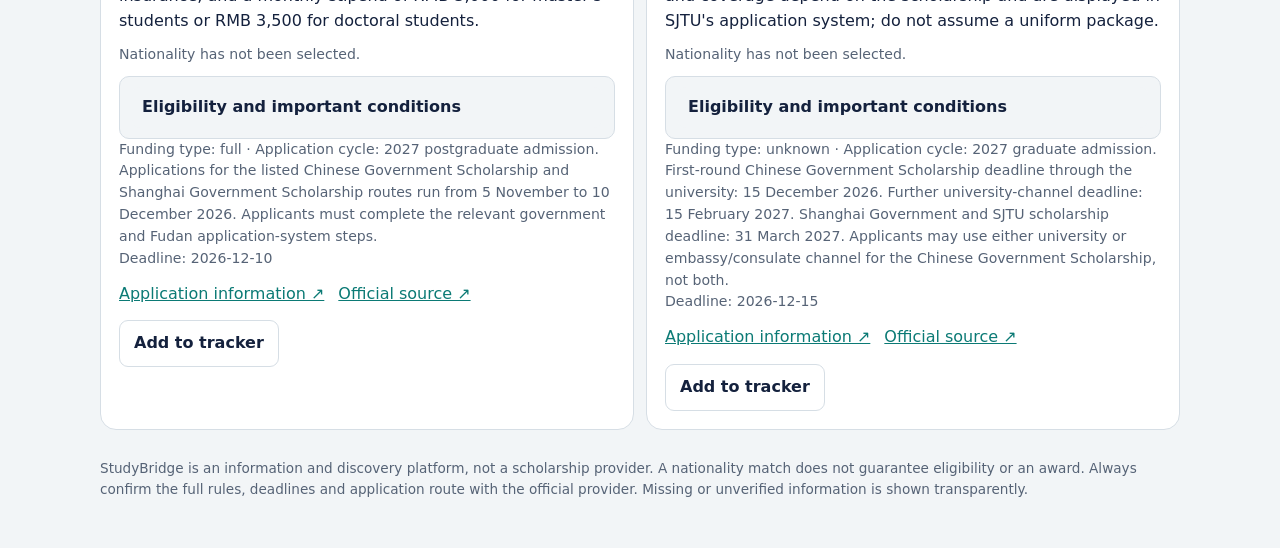
<file: scholarships.html>
<!DOCTYPE html>
<html lang="en">
<head>
<meta charset="utf-8">
<meta name="viewport" content="width=device-width, initial-scale=1">
<title>Scholarships | StudyBridge</title>
<style>
:root{--bg:#f2f5f7;--ink:#14213d;--card:#fff;--line:#d6dee5;--teal:#0b7a75;--accent:#c8431f;--muted:#566376}
*{box-sizing:border-box}body{margin:0;background:var(--bg);color:var(--ink);font:16px/1.55 system-ui,-apple-system,sans-serif}
.wrap{max-width:1050px;margin:auto;padding:20px}.top{display:flex;justify-content:space-between;align-items:center;gap:16px;flex-wrap:wrap}
a{color:var(--teal)}.brand{font-size:1.35rem;font-weight:800;color:var(--ink);text-decoration:none}
.hero{padding:30px 0 18px}.hero h1{font-size:clamp(2rem,5vw,3rem);line-height:1.08;margin:0 0 12px}.hero p{max-width:65ch;color:var(--muted)}
.panel,.card{background:var(--card);border:1px solid var(--line);border-radius:16px;padding:18px}
.filters{display:grid;grid-template-columns:repeat(2,minmax(0,1fr));gap:12px}.field{display:flex;flex-direction:column;gap:6px}.field.full{grid-column:1/-1}
label{font-weight:650;font-size:.92rem}input,select{font:inherit;padding:11px 12px;border:1px solid var(--line);border-radius:9px;background:white;color:#14213d;width:100%}
small,.muted{color:var(--muted)}.hint{font-size:.84rem}
.nationality-options{display:grid;grid-template-columns:repeat(3,minmax(0,1fr));gap:6px;max-height:210px;overflow:auto;padding:9px;border:1px solid var(--line);border-radius:10px;background:var(--card)}
.nationality-option{display:flex;align-items:center;gap:7px;padding:5px 7px;border-radius:7px;font-size:.86rem;font-weight:500}
.nationality-option input{width:auto;accent-color:var(--teal)}
.nationality-selected{font-size:.86rem;color:var(--muted);padding:5px 0}
@media(max-width:650px){.nationality-options{grid-template-columns:repeat(2,minmax(0,1fr));max-height:190px}}.actions{display:flex;gap:8px;flex-wrap:wrap;margin-top:12px}
button{font:inherit;cursor:pointer;border:0;border-radius:9px;padding:10px 14px;background:var(--teal);color:white;font-weight:650}
button.secondary{background:white;color:var(--ink);border:1px solid var(--line)}
.results-head{display:flex;justify-content:space-between;align-items:center;gap:12px;margin:24px 0 12px;flex-wrap:wrap}
.grid{display:grid;grid-template-columns:repeat(2,minmax(0,1fr));gap:12px}
.card h2{font-size:1.1rem;margin:8px 0}.meta{font-size:.88rem;color:var(--muted)}.pill{display:inline-block;background:#e8f3f2;color:#075b56;border-radius:99px;padding:3px 9px;font-size:.78rem;font-weight:700;margin:2px 4px 2px 0}
.pill.closed{background:#f3e9e7;color:#873c2c}.pill.review{background:#f4f0df;color:#705a16}
.card p{margin:10px 0}.card details{margin-top:10px;padding:10px 12px;background:#f7f9fa;border-radius:9px}.card summary{cursor:pointer;font-weight:650}.card details p{font-size:.9rem;color:var(--muted)}.card .links{display:flex;gap:14px;flex-wrap:wrap;margin-top:12px}
.empty{padding:24px;text-align:center;border:1px dashed var(--line);border-radius:14px;color:var(--muted)}
footer{padding:28px 0;color:var(--muted);font-size:.85rem}
@media(max-width:650px){.filters,.grid{grid-template-columns:1fr}.wrap{padding:16px}.panel,.card{padding:14px}}
</style>
<link rel="stylesheet" href="assets/site.css">
</head>
<body>
<div class="wrap">
<header class="top"><a class="brand" href="index.html?view=unis"><svg class="brand-mark" viewBox="0 0 34 22" fill="none" stroke="currentColor" stroke-width="2.4" stroke-linecap="round" aria-hidden="true" focusable="false"><path d="M2 18C8 2 26 2 32 18M2 18h30M10 18V9M17 18V5M24 18V9"/></svg><span>StudyBridge</span></a><nav style="display:flex;gap:14px;flex-wrap:wrap"><a href="index.html?view=unis">Universities</a><a href="scholarships.html">Scholarships</a><a href="programmes.html">Programmes</a><a href="profile.html">My profile</a><a href="tracker.html">Application tracker</a></nav></header>
<section class="hero"><h1>Find scholarships that fit your journey.</h1><p>Search verified scholarship records by nationality, destination and study level. You can select more than one nationality. StudyBridge distinguishes confirmed nationality matches from opportunities that still need eligibility checks.</p></section>
<section class="panel" aria-label="Scholarship filters">
<div class="filters">
<div class="field full"><label for="nationalities">Your nationality or nationalities</label><input id="natSearch" type="search" placeholder="Search for a nationality or country…" autocomplete="off" aria-label="Search nationalities"><div id="nationalityOptions" class="nationality-options" role="group" aria-label="Choose nationalities"></div><div id="nationalitySelected" class="nationality-selected" aria-live="polite">No nationalities selected</div><small id="nat-help" class="hint">Search and select one or more nationalities. Your country of residence is a separate requirement and is not inferred from nationality.</small></div>
<div class="field"><label for="residence">Country where you currently live (optional)</label><select id="residence"><option value="">Not specified</option></select></div>
<div class="field"><label for="destination">Where would you like to study?</label><select id="destination"><option value="">All destinations</option></select></div>
<div class="field"><label for="level">Study level</label><select id="level"><option value="">All levels</option><option value="undergraduate">Undergraduate</option><option value="postgraduate">Postgraduate</option></select></div>
<div class="field"><label for="field">Field of study</label><select id="field"><option value="">All fields</option></select></div>
<div class="field"><label for="funding">Funding type</label><select id="funding"><option value="">All funding types</option><option value="full">Full funding</option><option value="partial">Partial funding</option><option value="stipend">Stipend</option><option value="tuition_only">Tuition only</option><option value="other">Other</option><option value="unknown">Not specified</option></select></div>
<div class="field full"><label for="keyword">Search by scholarship or provider</label><input id="keyword" type="search" placeholder="e.g. Eiffel, DAAD, engineering"></div>
<div class="field"><label for="status">Opportunity status</label><select id="status"><option value="all">All records</option><option value="open">Open now</option><option value="upcoming">Upcoming</option><option value="varies">Deadlines vary</option><option value="not_announced">Not yet announced</option><option value="closed">Closed</option><option value="review">Needs verification</option></select></div>
</div>
<div class="actions"><button id="apply">Find scholarships</button><button class="secondary" id="clear">Clear filters</button></div>
</section>
<div class="results-head"><h2>Scholarship opportunities</h2><span id="count" class="muted" aria-live="polite">Loading records…</span></div>
<div id="results" class="grid"><div class="empty">Loading the StudyBridge scholarship database…</div></div>
<footer>StudyBridge is an information and discovery platform, not a scholarship provider. A nationality match does not guarantee eligibility or an award. Always confirm the full rules, deadlines and application route with the official provider. Missing or unverified information is shown transparently.</footer>
</div>
<script src="assets/matching.js"></script>
<script>
const $=s=>document.querySelector(s);
const countries={
AF:"Afghanistan",AL:"Albania",DZ:"Algeria",AO:"Angola",AR:"Argentina",AU:"Australia",AT:"Austria",BD:"Bangladesh",BE:"Belgium",BZ:"Belize",BJ:"Benin",BT:"Bhutan",BO:"Bolivia",BA:"Bosnia and Herzegovina",BW:"Botswana",BR:"Brazil",BG:"Bulgaria",BF:"Burkina Faso",BI:"Burundi",KH:"Cambodia",CM:"Cameroon",CA:"Canada",CV:"Cabo Verde",CF:"Central African Republic",TD:"Chad",CL:"Chile",CN:"China",CO:"Colombia",KM:"Comoros",CG:"Republic of the Congo",CD:"Democratic Republic of the Congo",CR:"Costa Rica",CI:"Côte d'Ivoire",HR:"Croatia",CU:"Cuba",CY:"Cyprus",CZ:"Czechia",DK:"Denmark",DJ:"Djibouti",DM:"Dominica",DO:"Dominican Republic",EC:"Ecuador",EG:"Egypt",SV:"El Salvador",GQ:"Equatorial Guinea",ER:"Eritrea",EE:"Estonia",SZ:"Eswatini",ET:"Ethiopia",FJ:"Fiji",FI:"Finland",FR:"France",GA:"Gabon",GM:"Gambia",GE:"Georgia",DE:"Germany",GH:"Ghana",GR:"Greece",GD:"Grenada",GT:"Guatemala",GN:"Guinea",GW:"Guinea-Bissau",GY:"Guyana",HT:"Haiti",HN:"Honduras",HU:"Hungary",IS:"Iceland",IN:"India",ID:"Indonesia",IR:"Iran",IQ:"Iraq",IE:"Ireland",IL:"Israel",IT:"Italy",JM:"Jamaica",JP:"Japan",JO:"Jordan",KZ:"Kazakhstan",KE:"Kenya",KI:"Kiribati",KW:"Kuwait",KG:"Kyrgyzstan",LA:"Laos",LV:"Latvia",LB:"Lebanon",LS:"Lesotho",LR:"Liberia",LY:"Libya",LI:"Liechtenstein",LT:"Lithuania",LU:"Luxembourg",MG:"Madagascar",MW:"Malawi",MY:"Malaysia",MV:"Maldives",ML:"Mali",MT:"Malta",MR:"Mauritania",MU:"Mauritius",MX:"Mexico",MD:"Moldova",MC:"Monaco",MN:"Mongolia",ME:"Montenegro",MA:"Morocco",MZ:"Mozambique",MM:"Myanmar",NA:"Namibia",NP:"Nepal",NL:"Netherlands",NZ:"New Zealand",NI:"Nicaragua",NE:"Niger",NG:"Nigeria",MK:"North Macedonia",NO:"Norway",OM:"Oman",PK:"Pakistan",PA:"Panama",PG:"Papua New Guinea",PY:"Paraguay",PE:"Peru",PH:"Philippines",PL:"Poland",PT:"Portugal",QA:"Qatar",RO:"Romania",RU:"Russia",RW:"Rwanda",KN:"Saint Kitts and Nevis",LC:"Saint Lucia",VC:"Saint Vincent and the Grenadines",WS:"Samoa",SM:"San Marino",ST:"Sao Tome and Principe",SA:"Saudi Arabia",SN:"Senegal",RS:"Serbia",SC:"Seychelles",SL:"Sierra Leone",SG:"Singapore",SK:"Slovakia",SI:"Slovenia",SB:"Solomon Islands",SO:"Somalia",ZA:"South Africa",KR:"South Korea",SS:"South Sudan",ES:"Spain",LK:"Sri Lanka",SD:"Sudan",SR:"Suriname",SE:"Sweden",CH:"Switzerland",SY:"Syria",TW:"Taiwan",TJ:"Tajikistan",TZ:"Tanzania",TH:"Thailand",TL:"Timor-Leste",TG:"Togo",TO:"Tonga",TT:"Trinidad and Tobago",TN:"Tunisia",TR:"Türkiye",UG:"Uganda",UA:"Ukraine",AE:"United Arab Emirates",GB:"United Kingdom",US:"United States",UY:"Uruguay",UZ:"Uzbekistan",VU:"Vanuatu",VA:"Vatican City",VE:"Venezuela",VN:"Vietnam",YE:"Yemen",ZM:"Zambia",ZW:"Zimbabwe"
};
const alpha3={AFG:"AF",ALB:"AL",DZA:"DZ",AGO:"AO",ARG:"AR",AUS:"AU",AUT:"AT",BGD:"BD",BEL:"BE",BLZ:"BZ",BEN:"BJ",BTN:"BT",BOL:"BO",BIH:"BA",BWA:"BW",BRA:"BR",BGR:"BG",BFA:"BF",BDI:"BI",KHM:"KH",CMR:"CM",CAN:"CA",CPV:"CV",CAF:"CF",TCD:"TD",CHL:"CL",CHN:"CN",COL:"CO",COM:"KM",COG:"CG",COD:"CD",CRI:"CR",CIV:"CI",HRV:"HR",CUB:"CU",CYP:"CY",CZE:"CZ",DNK:"DK",DJI:"DJ",DMA:"DM",DOM:"DO",ECU:"EC",EGY:"EG",SLV:"SV",GNQ:"GQ",ERI:"ER",EST:"EE",SWZ:"SZ",ETH:"ET",FJI:"FJ",FIN:"FI",FRA:"FR",GAB:"GA",GMB:"GM",GEO:"GE",DEU:"DE",GHA:"GH",GRC:"GR",GRD:"GD",GTM:"GT",GIN:"GN",GNB:"GW",GUY:"GY",HTI:"HT",HND:"HN",HUN:"HU",ISL:"IS",IND:"IN",IDN:"ID",IRN:"IR",IRQ:"IQ",IRL:"IE",ISR:"IL",ITA:"IT",JAM:"JM",JPN:"JP",JOR:"JO",KAZ:"KZ",KEN:"KE",KIR:"KI",KWT:"KW",KGZ:"KG",LAO:"LA",LVA:"LV",LBN:"LB",LSO:"LS",LBR:"LR",LBY:"LY",LIE:"LI",LTU:"LT",LUX:"LU",MDG:"MG",MWI:"MW",MYS:"MY",MDV:"MV",MLI:"ML",MLT:"MT",MRT:"MR",MUS:"MU",MEX:"MX",MDA:"MD",MCO:"MC",MNG:"MN",MNE:"ME",MAR:"MA",MOZ:"MZ",MMR:"MM",NAM:"NA",NPL:"NP",NLD:"NL",NZL:"NZ",NIC:"NI",NER:"NE",NGA:"NG",MKD:"MK",NOR:"NO",OMN:"OM",PAK:"PK",PAN:"PA",PNG:"PG",PRY:"PY",PER:"PE",PHL:"PH",POL:"PL",PRT:"PT",QAT:"QA",ROU:"RO",RUS:"RU",RWA:"RW",KNA:"KN",LCA:"LC",VCT:"VC",WSM:"WS",SMR:"SM",STP:"ST",SAU:"SA",SEN:"SN",SRB:"RS",SYC:"SC",SLE:"SL",SGP:"SG",SVK:"SK",SVN:"SI",SLB:"SB",SOM:"SO",ZAF:"ZA",KOR:"KR",SSD:"SS",ESP:"ES",LKA:"LK",SDN:"SD",SUR:"SR",SWE:"SE",CHE:"CH",SYR:"SY",TWN:"TW",TJK:"TJ",TZA:"TZ",THA:"TH",TLS:"TL",TGO:"TG",TON:"TO",TTO:"TT",TUN:"TN",TUR:"TR",UGA:"UG",UKR:"UA",ARE:"AE",GBR:"GB",USA:"US",URY:"UY",UZB:"UZ",VUT:"VU",VAT:"VA",VEN:"VE",VNM:"VN",YEM:"YE",ZMB:"ZM",ZWE:"ZW",MSR:"",SHN:""};
let records=[];
function esc(v){return String(v??"").replace(/[&<>"']/g,c=>({"&":"&amp;","<":"&lt;",">":"&gt;",'"':"&quot;","'":"&#39;"}[c]))}
function countryName(code){if(code==="ALL")return "All nationalities";const a=alpha3[code];return a?countries[a]||code:code}
function labelStatus(s){return s==="closed"||s==="expired"?"Closed":s==="needs_review"?"Needs verification":"Eligibility source verified"}
function cycleLabel(s){return ({open:"Applications open",upcoming:"Upcoming cycle",closed:"Applications closed",not_announced:"Call not announced",varies:"Deadlines vary",unknown:"Cycle status unknown"})[s]||"Cycle status unknown"}
function eligibleStatus(r,selected,residence){
 return window.StudyBridgeMatching.scholarshipNationalityFit(r,selected,residence);
}
function render(){
 const pageLanguage=document.documentElement.lang||"en";
 const selected=[...selectedNationalities],res=$("#residence").value,dest=$("#destination").value,level=$("#level").value,status=$("#status").value,field=$("#field").value,funding=$("#funding").value,keyword=$("#keyword").value.trim().toLowerCase();
 let rows=records.filter(r=>{
  if(dest&&!r.host_countries?.includes(dest))return false;
  if(level&&!r.study_levels?.includes(level))return false;
  if(field&&!(r.eligible_fields||[]).some(x=>x.toLowerCase().includes(field.toLowerCase())))return false;
  if(funding&&r.funding_type!==funding)return false;
  if(keyword&&!([r.title,r.provider,...(r.eligible_fields||[]),r.notes].join(" ").toLowerCase().includes(keyword)))return false;
  if(status==="closed"&&r.application_status!=="closed")return false;
  if(status==="review"&&r.verification_status!=="needs_review")return false;
  if(["open","upcoming","varies","not_announced"].includes(status)&&r.application_status!==status)return false;
  
  return true;
 });
 $("#count").textContent=rows.length+" record(s)";
 $("#results").innerHTML=rows.length?rows.map(r=>{
  const stat=eligibleStatus(r,selected,res);
  const closed=r.application_status==="closed";
  const review=r.verification_status==="needs_review";
  const dests=(r.host_countries||[]).map(countryName).join(", ");
  const nations=(r.eligible_nationalities||[]).map(countryName).join(", ");
  const coverage=r.funding_coverage||"Not yet verified";
  const localizedTitle=r.locales?.[pageLanguage]?.title||r.title;
  const localizedProvider=r.locales?.[pageLanguage]?.provider||r.provider;
  const localizedNotes=r.locales?.[pageLanguage]?.notes||r.notes||"Check the official source for complete conditions.";
  const localizedCoverage=r.locales?.[pageLanguage]?.funding_coverage||coverage;
  const localizedCycle=r.locales?.[pageLanguage]?.application_cycle||r.application_cycle||"Not yet verified";
  return `<article class="card"><div><span class="pill ${review?"review":""}">${esc(labelStatus(r.verification_status))}</span><span class="pill ${closed?"closed":""}">${esc(cycleLabel(r.application_status))}</span><span class="pill">${esc(dests||"Destination not specified")}</span></div><h2>${esc(localizedTitle)}</h2><div class="meta">${esc(localizedProvider)} · ${esc((r.study_levels||[]).join(", ")||"Study level not specified")}</div><p><b>Nationality check:</b> ${esc(stat.label)}</p><p>${esc(localizedCoverage)}</p><p class="meta">${esc(stat.notes.join(" "))}</p><details><summary>Eligibility and important conditions</summary><p>${esc(localizedNotes)}</p></details><div class="meta">Funding type: ${esc(r.funding_type||"unknown")} · Application cycle: ${esc(localizedCycle)}</div><div class="meta">${r.deadline?"Deadline: "+esc(r.deadline):"Deadline: check official cycle"} ${nations?" · Nationalities: "+esc(nations):""}</div><div class="links"><a href="${esc(r.official_application_url)}" target="_blank" rel="noopener">Application information ↗</a><a href="${esc(r.official_source_url)}" target="_blank" rel="noopener noreferrer">Official source ↗</a><button type="button" class="secondary" data-track="${esc(r.id)}">Add to tracker</button></div></article>`;
 }).join(""):'<div class="empty">No records match these filters. Try changing your filters.</div>';
}
$("#results").addEventListener("click",ev=>{
 const button=ev.target.closest("[data-track]");if(!button)return;
 const record=records.find(r=>r.id===button.dataset.track);if(!record)return;
 const key="studybridge.application.tracker.v1";let entries=[];
 try{const raw=JSON.parse(localStorage.getItem(key)||"[]");if(Array.isArray(raw))entries=raw;}catch(e){}
 const id="scholarship-"+record.id;
 if(entries.some(x=>x.id===id)){button.textContent="Already in tracker";return;}
 entries.push({id,title:record.title,provider:record.provider||"Scholarship provider",kind:"scholarship",deadline:record.deadline||"",status:"researching",nextDate:"",next:"Review official eligibility and application instructions.",url:record.official_application_url||record.official_source_url,lastUpdated:new Date().toISOString().slice(0,10)});
 try{localStorage.setItem(key,JSON.stringify(entries));button.textContent="Added to tracker";}catch(e){button.textContent="Could not save";}
});
let selectedNationalities=[];
function renderNationalityOptions(){
 const term=$("#natSearch").value.trim().toLowerCase();
 const all=Object.keys(alpha3).filter(code=>alpha3[code]&&countries[alpha3[code]]).map(code=>({code,name:countryName(code)})).sort((a,b)=>a.name.localeCompare(b.name));
 const visible=all.filter(x=>(x.name+" "+x.code).toLowerCase().includes(term));
 $("#nationalityOptions").innerHTML=visible.length?visible.map(x=>'<label class="nationality-option"><input type="checkbox" value="'+esc(x.code)+'" '+(selectedNationalities.includes(x.code)?"checked":"")+'><span>'+esc(x.name)+' ('+esc(x.code)+')</span></label>').join(""):'<span class="muted">No matching country found.</span>';
 $("#nationalitySelected").textContent=selectedNationalities.length?selectedNationalities.map(countryName).join(" · "):"No nationalities selected";
}
$("#nationalityOptions").addEventListener("change",ev=>{
 const box=ev.target.closest('input[type="checkbox"]');if(!box)return;
 if(box.checked&&!selectedNationalities.includes(box.value))selectedNationalities.push(box.value);
 if(!box.checked)selectedNationalities=selectedNationalities.filter(x=>x!==box.value);
 renderNationalityOptions();render();
});
$("#natSearch").addEventListener("input",renderNationalityOptions);
function addOptions(sel,codes,first){const keep=sel.value;sel.innerHTML=first?'<option value="">'+first+'</option>':'';[...new Set(codes)].sort((a,b)=>countryName(a).localeCompare(countryName(b))).forEach(c=>{if(c==="ALL")return;const o=new Option(countryName(c)+" ("+c+")",c);sel.add(o)});if([...sel.options].some(o=>o.value===keep))sel.value=keep}
async function init(){
 try{
  const res=await fetch("data/scholarships.json");if(!res.ok)throw new Error("Unable to load scholarship data");const data=await res.json();records=data.scholarships||[];
  const allNationalityCodes=Object.keys(alpha3).filter(code=>alpha3[code]&&countries[alpha3[code]]);
  renderNationalityOptions();addOptions($("#residence"),allNationalityCodes,"Not specified");
  addOptions($("#destination"),records.flatMap(r=>r.host_countries||[]),"All destinations");
  const fields=[...new Set(records.flatMap(r=>r.eligible_fields||[]))].sort();
  fields.forEach(f=>$("#field").add(new Option(f,f)));
  try{
   const prefs=JSON.parse(localStorage.getItem("studybridge.profile.preferences.v1")||"{}");
   if(prefs.destination&&[...$("#destination").options].some(o=>o.value===prefs.destination))$("#destination").value=prefs.destination;
   if(prefs.level&&[...$("#level").options].some(o=>o.value===prefs.level))$("#level").value=prefs.level;
   if((prefs.funding==="full"||prefs.funding==="partial")&&[...$("#funding").options].some(o=>o.value===prefs.funding))$("#funding").value=prefs.funding;
  }catch(e){}
  render();
 }catch(e){$("#count").textContent="Database unavailable";$("#results").innerHTML='<div class="empty">We could not load the scholarship database. Please try again later.</div>'}
}
$("#apply").onclick=render;
// Nationality selections remain in page memory only; do not persist personal eligibility details in browser storage.
$("#clear").onclick=()=>{selectedNationalities=[];["residence","destination","level","field","funding","status"].forEach(id=>$("#"+id).selectedIndex=0);$("#keyword").value="";$("#natSearch").value="";renderNationalityOptions();render()};
init();
</script>
<script src="assets/site.js" defer></script>
</body></html>
</file>
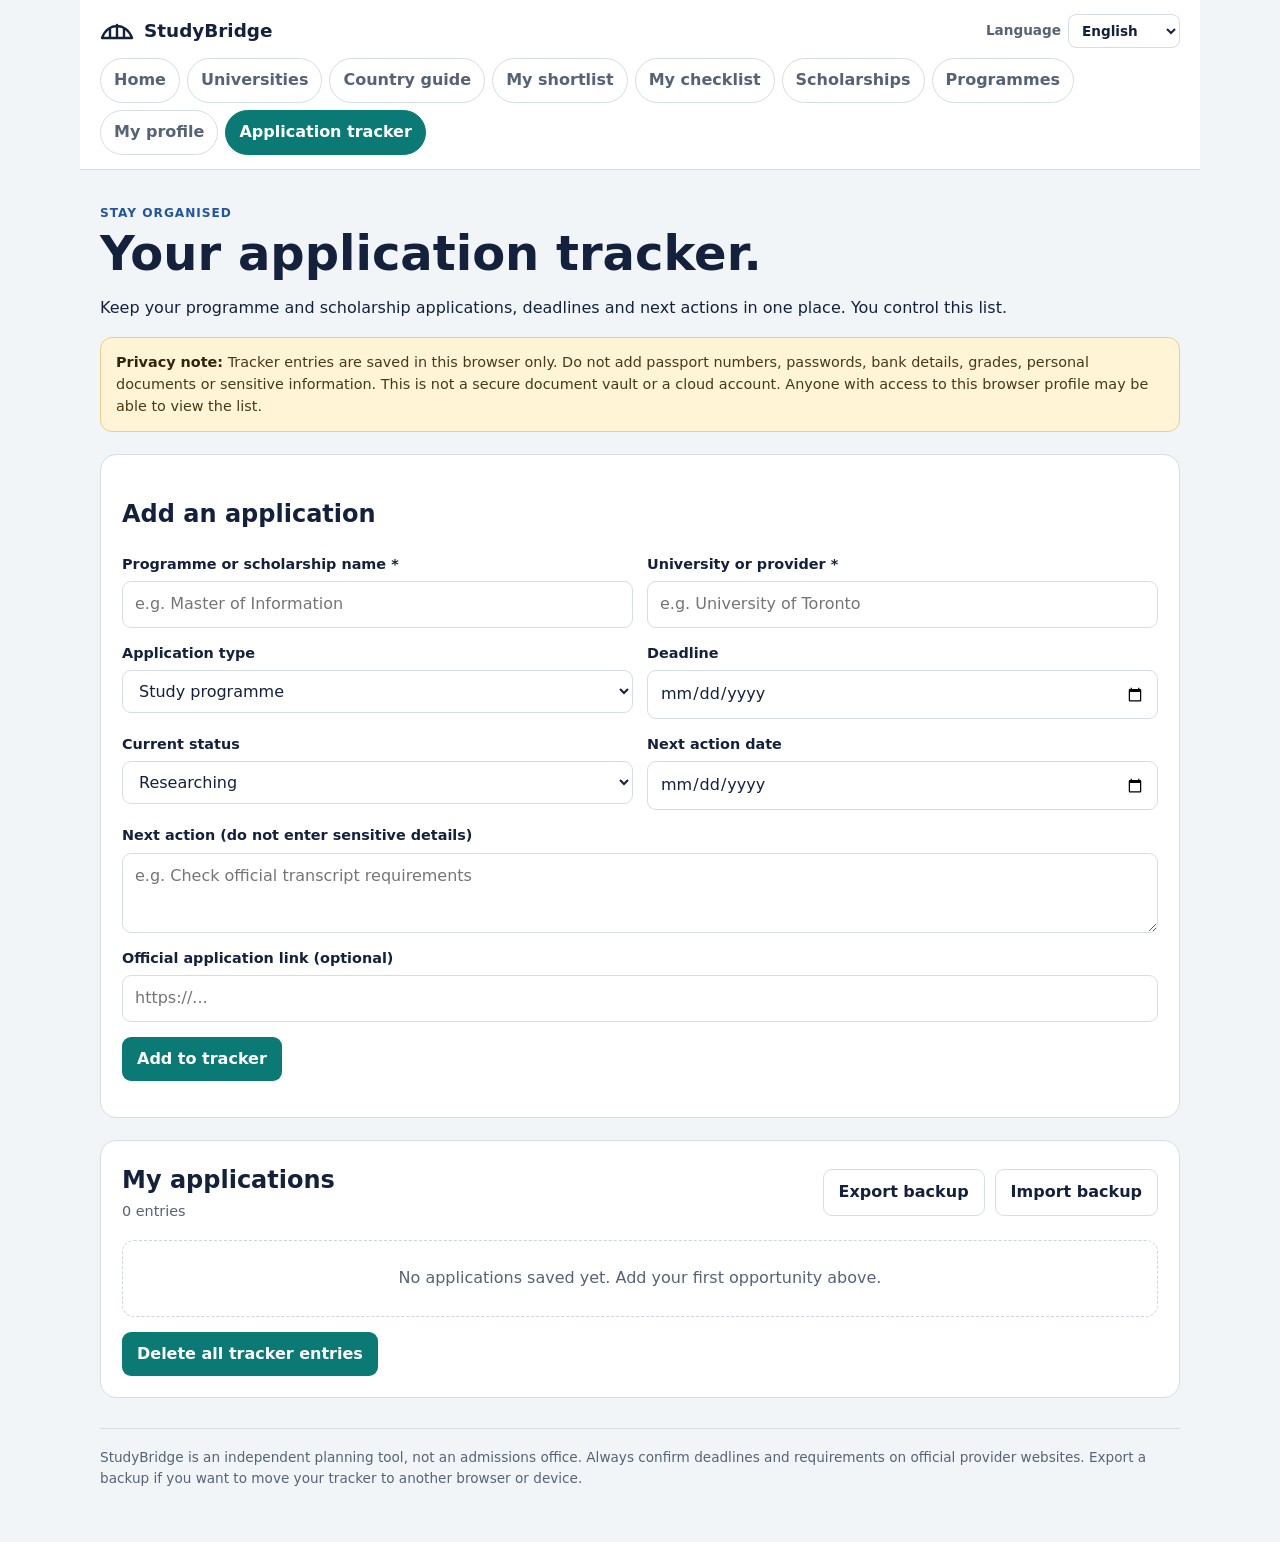
<file: tracker.html>
<!doctype html>
<html lang="en">
<head><meta charset="utf-8"><meta name="viewport" content="width=device-width,initial-scale=1"><meta name="description" content="Track study applications, deadlines and next actions with StudyBridge."><title>Application Tracker | StudyBridge</title>
<style>
:root{--ink:#172b4d;--muted:#64748b;--line:#dbe3ee;--brand:#2256a5;--soft:#f4f7fb;--green:#17643f}
*{box-sizing:border-box}body{margin:0;background:#f8fafc;color:var(--ink);font:16px/1.55 system-ui,-apple-system,Segoe UI,sans-serif}
header{background:white;border-bottom:1px solid var(--line);padding:15px max(20px,calc((100vw - 1080px)/2));display:flex;justify-content:space-between;gap:14px;flex-wrap:wrap}.brand{font-weight:800;color:var(--ink);font-size:1.15rem;text-decoration:none}.nav{display:flex;gap:14px;flex-wrap:wrap}a{color:var(--brand);font-weight:650}
main{max-width:1080px;margin:34px auto;padding:0 20px}.eyebrow{font-size:.76rem;letter-spacing:.08em;text-transform:uppercase;color:var(--brand);font-weight:750}h1{font-size:clamp(2rem,5vw,3rem);line-height:1.1;margin:.3rem 0 .8rem}.muted{color:var(--muted);font-size:.9rem}
.panel{background:white;border:1px solid var(--line);border-radius:16px;padding:21px;margin:22px 0}.grid{display:grid;grid-template-columns:repeat(2,minmax(0,1fr));gap:14px}.field{display:flex;flex-direction:column;gap:6px}.field label{font-weight:650;font-size:.9rem}input,select,textarea{width:100%;font:inherit;padding:10px 12px;border:1px solid #cbd5e1;border-radius:9px;background:white;color:var(--ink)}textarea{min-height:80px;resize:vertical}
.actions{display:flex;gap:10px;flex-wrap:wrap;margin-top:15px}button{border:0;border-radius:9px;background:var(--brand);color:white;padding:10px 15px;font:inherit;font-weight:700;cursor:pointer}button.secondary{background:#e9eef6;color:var(--ink)}button.danger{background:#fff0f0;color:#9b2222}
.notice{background:#fff8e8;border:1px solid #f1d79a;border-radius:12px;padding:13px 15px;font-size:.9rem}.list{display:grid;gap:12px}.item{background:white;border:1px solid var(--line);border-radius:13px;padding:16px;display:grid;grid-template-columns:1fr auto;gap:10px}.item h3{margin:0 0 4px}.tag{display:inline-block;padding:3px 8px;border-radius:999px;background:#edf3fb;color:#244b82;font-size:.78rem;font-weight:700}.tag.submitted{background:#e8f6ef;color:#17643f}.tag.rejected{background:#fff0f0;color:#9b2222}.meta{color:var(--muted);font-size:.88rem}.itemActions{display:flex;gap:8px;flex-wrap:wrap;align-items:start}.itemActions button{font-size:.83rem;padding:7px 10px}.empty{padding:25px;border:1px dashed #cbd5e1;border-radius:12px;color:var(--muted);text-align:center}footer{border-top:1px solid var(--line);margin:30px 0;padding:18px 0;color:var(--muted);font-size:.85rem}
@media(max-width:650px){.grid{grid-template-columns:1fr}.item{grid-template-columns:1fr}}
</style>
<link rel="stylesheet" href="assets/site.css"></head><body>
<header><a class="brand" href="index.html?view=unis"><svg class="brand-mark" viewBox="0 0 34 22" fill="none" stroke="currentColor" stroke-width="2.4" stroke-linecap="round" aria-hidden="true" focusable="false"><path d="M2 18C8 2 26 2 32 18M2 18h30M10 18V9M17 18V5M24 18V9"/></svg><span>StudyBridge</span></a><nav class="nav"><a href="index.html?view=unis">Universities</a><a href="profile.html">My profile</a><a href="programmes.html">Programmes</a><a href="scholarships.html">Scholarships</a></nav></header>
<main>
<div class="eyebrow">Stay organised</div><h1>Your application tracker.</h1><p>Keep your programme and scholarship applications, deadlines and next actions in one place. You control this list.</p>
<div class="notice"><b>Privacy note:</b> Tracker entries are saved in this browser only. Do not add passport numbers, passwords, bank details, grades, personal documents or sensitive information. This is not a secure document vault or a cloud account. Anyone with access to this browser profile may be able to view the list.</div>
<section class="panel"><h2>Add an application</h2><form id="entryForm">
<div class="grid">
<div class="field"><label for="title">Programme or scholarship name *</label><input id="title" maxlength="140" required placeholder="e.g. Master of Information"></div>
<div class="field"><label for="provider">University or provider *</label><input id="provider" maxlength="120" required placeholder="e.g. University of Toronto"></div>
<div class="field"><label for="kind">Application type</label><select id="kind"><option value="programme">Study programme</option><option value="scholarship">Scholarship</option><option value="other">Other opportunity</option></select></div>
<div class="field"><label for="deadline">Deadline</label><input id="deadline" type="date"></div>
<div class="field"><label for="status">Current status</label><select id="status"><option value="researching">Researching</option><option value="preparing">Preparing documents</option><option value="ready">Ready to submit</option><option value="submitted">Submitted</option><option value="interview">Interview / assessment</option><option value="offer">Offer received</option><option value="rejected">Unsuccessful</option><option value="withdrawn">Withdrawn</option></select></div>
<div class="field"><label for="nextDate">Next action date</label><input id="nextDate" type="date"></div>
<div class="field" style="grid-column:1/-1"><label for="next">Next action (do not enter sensitive details)</label><textarea id="next" maxlength="500" placeholder="e.g. Check official transcript requirements"></textarea></div>
<div class="field" style="grid-column:1/-1"><label for="url">Official application link (optional)</label><input id="url" type="url" maxlength="500" placeholder="https://..."></div>
</div><div class="actions"><button type="submit" id="saveBtn">Add to tracker</button><button type="button" class="secondary" id="cancelEdit" hidden>Cancel edit</button></div><p id="formStatus" class="muted" role="status" aria-live="polite"></p>
</form></section>
<section class="panel"><div style="display:flex;justify-content:space-between;align-items:center;gap:10px;flex-wrap:wrap"><div><h2 style="margin:0">My applications</h2><span id="count" class="muted">0 entries</span></div><div class="actions" style="margin:0"><button class="secondary" id="export">Export backup</button><button class="secondary" id="importBtn">Import backup</button><input id="importFile" type="file" accept="application/json,.json" hidden></div></div>
<div id="entries" class="list" style="margin-top:16px"><div class="empty">No applications saved yet. Add your first opportunity above.</div></div>
<div class="actions"><button class="danger" id="clearAll">Delete all tracker entries</button></div></section>
<footer>StudyBridge is an independent planning tool, not an admissions office. Always confirm deadlines and requirements on official provider websites. Export a backup if you want to move your tracker to another browser or device.</footer>
</main>
<script>
const KEY="studybridge.application.tracker.v1";
const $=id=>document.getElementById(id);
let entries=[],editingId=null;
const labels={researching:"Researching",preparing:"Preparing documents",ready:"Ready to submit",submitted:"Submitted",interview:"Interview / assessment",offer:"Offer received",rejected:"Unsuccessful",withdrawn:"Withdrawn"};
const esc=s=>String(s??"").replace(/[&<>"']/g,c=>({"&":"&amp;","<":"&lt;",">":"&gt;",'"':"&quot;","'":"&#39;"}[c]));
function load(){try{const raw=JSON.parse(localStorage.getItem(KEY)||"[]");entries=Array.isArray(raw)?raw.filter(x=>x&&typeof x.id==="string"&&typeof x.title==="string"&&typeof x.provider==="string"):[];}catch(e){entries=[];}}
function persist(){try{localStorage.setItem(KEY,JSON.stringify(entries));return true;}catch(e){$("formStatus").textContent="The browser could not save the tracker. Export a backup or remove some entries.";return false;}}
function resetForm(){editingId=null;$("entryForm").reset();$("saveBtn").textContent="Add to tracker";$("cancelEdit").hidden=true;}
function render(){
 entries.sort((a,b)=>(a.deadline||"9999-99-99").localeCompare(b.deadline||"9999-99-99"));
 $("count").textContent=entries.length+" entr"+(entries.length===1?"y":"ies");
 if(!entries.length){$("entries").innerHTML='<div class="empty">No applications saved yet. Add your first opportunity above.</div>';return;}
 $("entries").innerHTML=entries.map(e=>{
  const tag=e.status==="submitted"||e.status==="offer"?"submitted":e.status==="rejected"||e.status==="withdrawn"?"rejected":"";
  const url=e.url&&/^https:\/\//i.test(e.url)?'<a href="'+esc(e.url)+'" target="_blank" rel="noopener noreferrer">Official link ↗</a>':"";
  return '<article class="item"><div><h3>'+esc(e.title)+'</h3><div class="meta">'+esc(e.provider)+' · '+esc(e.kind==="scholarship"?"Scholarship":e.kind==="programme"?"Programme":"Other")+'</div><p><span class="tag '+tag+'">'+esc(labels[e.status]||"Researching")+'</span></p><div class="meta">Deadline: '+esc(e.deadline||"Not set")+' · Next action: '+esc(e.nextDate||"Not set")+'</div>'+(e.next?'<p>'+esc(e.next)+'</p>':"")+(url?'<p>'+url+'</p>':"")+'</div><div class="itemActions"><button class="secondary" data-edit="'+esc(e.id)+'">Edit</button><button class="danger" data-delete="'+esc(e.id)+'">Delete</button></div></article>';
 }).join("");
}
function fillForm(e){editingId=e.id;["title","provider","kind","deadline","status","nextDate","next","url"].forEach(k=>$(k).value=e[k]||"");$("saveBtn").textContent="Save changes";$("cancelEdit").hidden=false;window.scrollTo({top:0,behavior:"smooth"});}
$("entryForm").addEventListener("submit",ev=>{
 ev.preventDefault();
 const url=$("url").value.trim();
 if(url&&!/^https:\/\//i.test(url)){$("formStatus").textContent="Please use a secure https:// link, or leave the link blank.";return;}
 const item={id:editingId||("app-"+Date.now()+"-"+Math.random().toString(36).slice(2,8)),title:$("title").value.trim(),provider:$("provider").value.trim(),kind:$("kind").value,deadline:$("deadline").value,status:$("status").value,nextDate:$("nextDate").value,next:$("next").value.trim(),url,lastUpdated:new Date().toISOString().slice(0,10)};
 if(editingId)entries=entries.map(x=>x.id===editingId?item:x);else entries.push(item);
 if(persist()){$("formStatus").textContent=editingId?"Application updated.":"Application added.";resetForm();render();}
});
$("cancelEdit").addEventListener("click",resetForm);
$("entries").addEventListener("click",ev=>{
 const edit=ev.target.closest("[data-edit]"),del=ev.target.closest("[data-delete]");
 if(edit){const found=entries.find(x=>x.id===edit.dataset.edit);if(found)fillForm(found);}
 if(del&&confirm("Delete this tracker entry?")){entries=entries.filter(x=>x.id!==del.dataset.delete);persist();render();}
});
$("export").addEventListener("click",()=>{
 const blob=new Blob([JSON.stringify({schema_version:1,exported_at:new Date().toISOString(),entries},null,2)],{type:"application/json"});
 const url=URL.createObjectURL(blob),a=document.createElement("a");a.href=url;a.download="studybridge-application-tracker-backup.json";a.click();URL.revokeObjectURL(url);
});
$("importBtn").addEventListener("click",()=>$("importFile").click());
$("importFile").addEventListener("change",async ev=>{
 const file=ev.target.files[0];if(!file)return;
 try{const data=JSON.parse(await file.text());if(!Array.isArray(data.entries)||data.entries.some(x=>!x||typeof x.title!=="string"||typeof x.provider!=="string"||typeof x.id!=="string"))throw new Error("Invalid backup");
  const map=new Map(entries.map(x=>[x.id,x]));data.entries.forEach(x=>map.set(x.id,x));entries=[...map.values()];persist();render();$("formStatus").textContent="Backup imported. Existing entries with matching IDs were updated.";
 }catch(e){$("formStatus").textContent="That file is not a valid StudyBridge tracker backup.";}finally{$("importFile").value="";}
});
$("clearAll").addEventListener("click",()=>{if(confirm("Delete every application tracker entry from this browser? This cannot be undone unless you exported a backup.")){entries=[];persist();resetForm();render();$("formStatus").textContent="All tracker entries cleared."; }});
load();render();
</script><script src="assets/site.js" defer></script>
</body></html>
</file>
<file: assets/site.css>
/* StudyBridge shared design layer — consistent across all discovery pages */
:root{
  --sb-bg:#f2f5f7;--sb-ink:#14213d;--sb-card:#ffffff;--sb-line:#d6dee5;
  --sb-teal:#0b7a75;--sb-accent:#c8431f;--sb-muted:#566376;
  color-scheme:light;
}
@media(prefers-color-scheme:dark){
  :root:not([data-theme="light"]){--sb-bg:#0e1726;--sb-ink:#e8eef5;--sb-card:#16233a;--sb-line:#27384f;--sb-teal:#4fc3b9;--sb-accent:#ff8a63;--sb-muted:#9aa9bc;color-scheme:dark}
}
:root[data-theme="dark"]{--sb-bg:#0e1726;--sb-ink:#e8eef5;--sb-card:#16233a;--sb-line:#27384f;--sb-teal:#4fc3b9;--sb-accent:#ff8a63;--sb-muted:#9aa9bc;color-scheme:dark}
body{background:var(--sb-bg)!important;color:var(--sb-ink)!important}
header{background:var(--sb-card)!important;border-color:var(--sb-line)!important}
a{color:var(--sb-teal)}
.brand,.logo{color:var(--sb-ink)!important}
.panel,.card,.item,.result,.step{background:var(--sb-card)!important;border-color:var(--sb-line)!important}
input,select,textarea{background:var(--sb-card)!important;color:var(--sb-ink)!important;border-color:var(--sb-line)!important}
button:not(.sb-menu-toggle):not(.sb-back-top){background:var(--sb-teal);color:#fff}
button.secondary,button.alt{background:var(--sb-card)!important;color:var(--sb-ink)!important;border:1px solid var(--sb-line)!important}
nav a,nav button{color:var(--sb-muted);text-decoration:none}
nav a[aria-current="page"],nav button[aria-pressed="true"]{background:var(--sb-ink);color:var(--sb-bg)}
.sb-site-nav{display:flex;align-items:center;gap:6px;flex-wrap:wrap}
.sb-menu-toggle{display:none;background:var(--sb-card)!important;color:var(--sb-ink)!important;border:1px solid var(--sb-line)!important;border-radius:10px;padding:9px 12px;font-weight:700}
.sb-back-top{position:fixed;right:max(18px,env(safe-area-inset-right));bottom:max(18px,env(safe-area-inset-bottom));z-index:1000;width:46px;height:46px;border-radius:50%;border:1px solid var(--sb-line);background:var(--sb-ink)!important;color:var(--sb-bg)!important;box-shadow:0 4px 18px #0002;display:grid;place-items:center;font-size:1.25rem;opacity:0;visibility:hidden;transform:translateY(8px);transition:opacity .18s,transform .18s,visibility .18s}
.sb-back-top.is-visible{opacity:1;visibility:visible;transform:translateY(0)}
:focus-visible{outline:3px solid var(--sb-accent)!important;outline-offset:3px}
@media(max-width:720px){
  header{position:relative}
  .sb-menu-toggle{display:inline-flex;align-items:center;gap:8px}
  .sb-site-nav{display:none!important;position:absolute;left:12px;right:12px;top:calc(100% + 6px);z-index:1001;background:var(--sb-card);border:1px solid var(--sb-line);border-radius:14px;padding:10px;box-shadow:0 12px 30px #0002;flex-direction:column;align-items:stretch;gap:4px}
  .sb-site-nav.is-open{display:flex!important}
  .sb-site-nav a,.sb-site-nav button{display:block;width:100%;text-align:left;padding:11px 13px;border-radius:9px;white-space:normal}
  .wrap{padding-left:16px!important;padding-right:16px!important}
  main{padding-left:16px!important;padding-right:16px!important}
}

.sb-home-accordion{margin:14px 0}
.sb-home-accordion>summary{list-style:none;cursor:pointer;background:var(--sb-card);border:1px solid var(--sb-line);border-radius:12px;padding:14px 16px;font-weight:750;color:var(--sb-ink)}
.sb-home-accordion>summary::-webkit-details-marker{display:none}
.sb-home-accordion>summary::after{content:"＋";float:right;color:var(--sb-teal);font-weight:800}
.sb-home-accordion[open]>summary{border-radius:12px 12px 0 0}
.sb-home-accordion[open]>summary::after{content:"−"}
.sb-home-accordion>*:not(summary){padding-top:12px}
@media(min-width:721px){.sb-home-accordion>summary{display:none}.sb-home-accordion>*:not(summary){padding-top:0}}


/* Shared v1.1 visual corrections: align legacy page tokens with the shared theme */
:root{
  --bg:var(--sb-bg);--ink:var(--sb-ink);--card:var(--sb-card);
  --line:var(--sb-line);--teal:var(--sb-teal);--accent:var(--sb-accent);
  --muted:var(--sb-muted);--mut:var(--sb-muted);--on:var(--sb-bg);
}
header,.top{
  max-width:1120px;margin-left:auto;margin-right:auto;
  padding:14px 20px!important;gap:14px;
  background:var(--sb-card)!important;border-bottom:1px solid var(--sb-line)!important;
}
header nav,.top nav,nav.sb-site-nav{
  display:flex;align-items:center;justify-content:flex-end;gap:7px;
  flex-wrap:wrap;background:transparent!important;border:0!important;
  border-radius:0!important;padding:0!important;max-width:100%;
}
header nav a,header nav button,.top nav a,.top nav button{
  display:inline-flex;align-items:center;justify-content:center;
  min-height:40px;padding:9px 13px!important;border-radius:999px!important;
  border:1px solid transparent!important;background:transparent!important;
  color:var(--sb-muted)!important;font-weight:650;text-decoration:none;
  white-space:nowrap;
}
header nav a:hover,header nav button:hover,.top nav a:hover,.top nav button:hover{
  background:var(--sb-line)!important;color:var(--sb-ink)!important;
}
header nav a[aria-current="page"],header nav button[aria-pressed="true"],
.top nav a[aria-current="page"]{
  background:var(--sb-teal)!important;color:#fff!important;
}
.brand,.logo{color:var(--sb-ink)!important}
.card details{background:var(--sb-bg)!important;border:1px solid var(--sb-line);color:var(--sb-ink)}
.card details summary{color:var(--sb-ink)!important;padding:5px 2px}
.card details p{color:var(--sb-muted)!important}
.nationality-options{background:var(--sb-bg)!important;border-color:var(--sb-line)!important}
.nationality-option{color:var(--sb-ink)!important}
.nationality-option input[type="checkbox"]{accent-color:var(--sb-teal)}
.nationality-selected,.hint,small,.muted{color:var(--sb-muted)}
button.secondary,button.alt,.links button.secondary{
  background:var(--sb-card)!important;color:var(--sb-ink)!important;
  border:1px solid var(--sb-line)!important;
}
main,.wrap>main{max-width:1120px}
.hero{max-width:100%}
@media(max-width:720px){
  header,.top{align-items:flex-start}
  header nav,.top nav,nav.sb-site-nav{justify-content:flex-start}
  header nav a,header nav button,.top nav a,.top nav button{white-space:normal}
}


/* v1.2 review pass — consistent navigation, readable controls, and page alignment */
:root{color-scheme:light dark}
body{min-height:100vh}
header,.top{
  width:100%;max-width:1120px;margin:0 auto;
  display:flex;align-items:center;justify-content:space-between;
  gap:16px;padding:14px 20px!important;
}
header nav,.top nav,nav.sb-site-nav{
  flex:1 1 100%;width:100%;min-width:0;
  display:flex;align-items:center;justify-content:flex-start;
  gap:7px;flex-wrap:wrap;
  background:transparent!important;border:0!important;
  border-radius:0!important;padding:0!important;
}
header nav a,header nav button,.top nav a,.top nav button{
  display:inline-flex;align-items:center;justify-content:center;
  min-height:40px;padding:9px 14px!important;
  border-radius:999px!important;border:1px solid var(--sb-line)!important;
  background:var(--sb-card)!important;color:var(--sb-muted)!important;
  font-weight:650;text-decoration:none;white-space:nowrap;
}
header nav a:hover,header nav button:hover,.top nav a:hover,.top nav button:hover{
  background:var(--sb-line)!important;color:var(--sb-ink)!important;
}
header nav a[aria-current="page"],header nav button[aria-pressed="true"],
.top nav a[aria-current="page"]{
  background:var(--sb-teal)!important;border-color:var(--sb-teal)!important;color:#fff!important;
}
header .brand,header .logo,.top .brand{flex:0 0 auto}
main,.wrap>main{width:100%;max-width:1120px;margin-left:auto;margin-right:auto}
.wrap{width:100%;max-width:1120px;margin-left:auto;margin-right:auto}
.hero,.intro,.panel,.results-head,.grid,footer{min-width:0}
.card details,.card details[open]{
  background:var(--sb-bg)!important;border:1px solid var(--sb-line)!important;
  border-radius:10px!important;color:var(--sb-ink)!important;
}
.card details summary,.card details summary:focus{
  display:block;background:var(--sb-bg)!important;color:var(--sb-ink)!important;
  border:0!important;border-radius:8px!important;padding:8px 10px!important;
  font-weight:700;cursor:pointer;
}
.card details p,.card details small{color:var(--sb-muted)!important}
.nationality-options{
  background:var(--sb-card)!important;border:1px solid var(--sb-line)!important;
  color:var(--sb-ink)!important;
}
.nationality-option,.nationality-option label{
  color:var(--sb-ink)!important;opacity:1!important;
}
.nationality-option input[type="checkbox"]{accent-color:var(--sb-teal)}
input,select,textarea{
  background:var(--sb-card)!important;color:var(--sb-ink)!important;
  border:1px solid var(--sb-line)!important;
}
button.secondary,button.alt,.actions button.secondary,.links button.secondary{
  background:var(--sb-card)!important;color:var(--sb-ink)!important;
  border:1px solid var(--sb-line)!important;
}
@media(max-width:720px){
  header,.top{align-items:flex-start;gap:10px;padding:12px 16px!important}
  header nav,.top nav,nav.sb-site-nav{justify-content:flex-start;gap:6px}
  header nav a,header nav button,.top nav a,.top nav button{
    white-space:normal;text-align:left;min-height:38px;padding:8px 11px!important;
  }
  main,.wrap>main{margin-top:22px}
}

/* v1.3: one consistent two-row header on every page */
header,.top{
 width:100%;max-width:1120px;margin:0 auto!important;
 display:grid!important;grid-template-columns:minmax(0,1fr) auto;
 grid-template-areas:"brand language" "nav nav";
 align-items:center;gap:10px 16px;padding:14px 20px!important;
 background:var(--sb-card)!important;border-bottom:1px solid var(--sb-line)!important;
}
header .brand,header .logo,.top .brand{grid-area:brand;align-self:center}
header #ll{grid-area:language;justify-self:end;max-width:160px}
header nav,.top nav,nav.sb-site-nav{
 grid-area:nav;display:flex!important;align-items:center;justify-content:flex-start;
 flex-wrap:wrap;gap:7px;width:100%;min-width:0;
 background:transparent!important;border:0!important;border-radius:0!important;padding:0!important;
}
header nav a,header nav button,.top nav a,.top nav button{
 display:inline-flex;align-items:center;justify-content:center;min-height:40px;
 padding:9px 13px!important;border-radius:999px!important;
 border:1px solid var(--sb-line)!important;background:var(--sb-card)!important;
 color:var(--sb-muted)!important;font-weight:650;text-decoration:none;white-space:nowrap;
}
header nav a[aria-current="page"],.top nav a[aria-current="page"]{
 background:var(--sb-teal)!important;border-color:var(--sb-teal)!important;color:#fff!important;
}
.notice{
 background:#fff4d6!important;color:#493817!important;border:1px solid #e8cf8c!important;
 border-radius:12px;padding:13px 15px;
}
.notice b{color:#33240c!important}
@media(prefers-color-scheme:dark){
 .notice{background:#352b19!important;color:#f5e7c5!important;border-color:#705b32!important}
 .notice b{color:#fff2cf!important}
}
:root[data-theme="dark"] .notice{background:#352b19!important;color:#f5e7c5!important;border-color:#705b32!important}
:root[data-theme="dark"] .notice b{color:#fff2cf!important}
@media(max-width:720px){
 header,.top{grid-template-columns:minmax(0,1fr) auto;padding:12px 16px!important}
 header nav,.top nav,nav.sb-site-nav{justify-content:flex-start;gap:6px}
 header nav a,.top nav a{white-space:normal;text-align:left;min-height:38px;padding:8px 11px!important}
 header #ll{max-width:130px}
}


/* v1.4: programme page contrast and legibility in both themes */
body:has(main #results){
 color:var(--sb-ink)!important;
}
body:has(main #results) .panel,
body:has(main #results) .card,
body:has(main #results) .empty{
 background:var(--sb-card)!important;
 color:var(--sb-ink)!important;
 border-color:var(--sb-line)!important;
}
body:has(main #results) .meta,
body:has(main #results) .muted,
body:has(main #results) footer{
 color:var(--sb-muted)!important;
}
body:has(main #results) .fact{
 background:var(--sb-bg)!important;
 color:var(--sb-ink)!important;
 border:1px solid var(--sb-line)!important;
}
body:has(main #results) .fact b{
 color:var(--sb-muted)!important;
}
body:has(main #results) .pill{
 background:var(--sb-line)!important;
 color:var(--sb-ink)!important;
}
body:has(main #results) .pill.open{
 background:color-mix(in srgb,var(--sb-teal) 18%,var(--sb-card))!important;
 color:var(--sb-ink)!important;
}
body:has(main #results) .match{
 background:var(--sb-card)!important;
 color:var(--sb-ink)!important;
 border-left-color:var(--sb-teal)!important;
}
body:has(main #results) .match .caution{
 color:var(--sb-muted)!important;
}
body:has(main #results) .links a{
 color:var(--sb-teal)!important;text-decoration:underline;
}
body:has(main #results) .links button.secondary{
 background:var(--sb-card)!important;color:var(--sb-ink)!important;
 border:1px solid var(--sb-line)!important;
}
body:has(main #results) input,
body:has(main #results) select{
 background:var(--sb-card)!important;color:var(--sb-ink)!important;
 border-color:var(--sb-line)!important;
}


/* v1.5: balance homepage hero typography for clearer reading */
#v-home .hero h1{
 font-size:clamp(2rem,4.9vw,3.15rem)!important;
 line-height:1.08;max-width:17ch;
 letter-spacing:-.025em;
}
#v-home .hero p{
 font-size:clamp(1.05rem,1.35vw,1.18rem)!important;
 line-height:1.65;
 max-width:58ch;
 color:var(--sb-muted)!important;
}
@media(max-width:600px){
 #v-home .hero h1{font-size:clamp(1.9rem,8vw,2.45rem)!important}
 #v-home .hero p{font-size:1.05rem!important;line-height:1.6}
}


/* v1.6: interactive globe-inspired country guide */
.sb-world-explorer{
 display:grid;grid-template-columns:minmax(0,1.15fr) minmax(280px,.85fr);
 gap:26px;align-items:center;margin:26px 0 24px;padding:22px;
 border:1px solid var(--sb-line);border-radius:24px;
 background:linear-gradient(135deg,#101f35 0%,#172d46 55%,#10263a 100%);
 color:#eaf5f5;overflow:hidden;position:relative;
}
.sb-globe-stage{position:relative;min-width:0;aspect-ratio:1;max-width:560px;width:100%;margin:auto;display:grid;place-items:center;isolation:isolate}
.sb-globe-halo{position:absolute;width:88%;height:88%;border-radius:50%;background:radial-gradient(circle,rgba(79,195,185,.2),rgba(79,195,185,.04) 55%,transparent 72%);filter:blur(12px)}
.sb-globe-art{width:100%;height:100%;display:grid;place-items:center;animation:sb-globe-float 7s ease-in-out infinite;transform-origin:center;touch-action:pan-y}
.sb-globe-art svg{width:100%;height:100%;overflow:visible;filter:drop-shadow(0 22px 35px rgba(0,0,0,.32))}
.sb-globe-grid{transform-origin:260px 260px;animation:sb-globe-spin 36s linear infinite}
.sb-globe-markers{position:absolute;inset:0;pointer-events:none}
.sb-globe-marker{
 position:absolute;left:var(--x);top:var(--y);transform:translate(-50%,-50%);
 width:34px;height:34px;padding:0!important;border-radius:50%!important;
 display:grid;place-items:center;pointer-events:auto;
 background:#e5fffa!important;color:#10354a!important;border:2px solid #4fc3b9!important;
 box-shadow:0 0 0 5px rgba(79,195,185,.17),0 0 20px rgba(79,195,185,.55);
 font-size:10px!important;font-weight:850!important;letter-spacing:-.02em;
 transition:transform .18s,box-shadow .18s,background .18s;
}
.sb-globe-marker:hover,.sb-globe-marker[aria-pressed="true"]{
 transform:translate(-50%,-50%) scale(1.2);
 background:#4fc3b9!important;color:#09253b!important;
 box-shadow:0 0 0 8px rgba(79,195,185,.2),0 0 28px rgba(79,195,185,.9);
}
.sb-globe-caption{position:absolute;left:5%;bottom:4%;display:flex;align-items:center;gap:8px;color:#c9e2e4;font-size:.83rem;font-weight:650;letter-spacing:.02em}
.sb-live-dot{width:8px;height:8px;border-radius:50%;background:#62e5b7;box-shadow:0 0 12px #62e5b7}
.sb-globe-motion{position:absolute;right:4%;bottom:3%;padding:7px 11px!important;border:1px solid rgba(197,232,232,.3)!important;border-radius:999px!important;background:rgba(6,22,38,.55)!important;color:#eaf5f5!important;font-size:.78rem!important}
.sb-world-side{position:relative;z-index:1;padding:12px 8px;color:#eaf5f5}
.sb-world-kicker{font-size:.68rem;letter-spacing:.16em;font-weight:800;color:#70d5c8}
.sb-world-side h3{font-size:clamp(1.45rem,2.6vw,2.1rem);line-height:1.12;margin:12px 0;color:#f4fbfc}
.sb-world-side>p{color:#b6cbd3;line-height:1.6;margin:0 0 20px}
.sb-world-selected{display:flex;align-items:center;gap:12px;padding:14px;border:1px solid rgba(148,201,204,.25);background:rgba(4,20,35,.4);border-radius:14px;margin:18px 0}
.sb-world-selected-icon{width:42px;height:42px;display:grid;place-items:center;border-radius:12px;background:rgba(79,195,185,.15);font-size:1.35rem}
.sb-world-selected b,.sb-world-selected small{display:block}
.sb-world-selected b{color:#f5fbfb}
.sb-world-selected small{color:#a9c1c9;margin-top:3px}
.sb-world-hint{font-size:.75rem;text-transform:uppercase;letter-spacing:.12em;color:#8faeb9;font-weight:800;margin:18px 0 10px}
.sb-world-side .pays{display:flex;flex-wrap:wrap;gap:7px}
.sb-world-side .pays .chip{
 border:1px solid rgba(160,209,211,.3)!important;background:rgba(230,250,248,.08)!important;
 color:#e5f5f4!important;padding:7px 10px!important;border-radius:999px!important;
}
.sb-world-side .pays .chip[aria-pressed="true"]{background:#4fc3b9!important;color:#08283c!important;border-color:#4fc3b9!important}
#v-pays #pp{background:var(--sb-card)!important;color:var(--sb-ink)!important;border:1px solid var(--sb-line)!important;border-radius:18px;padding:20px}
#v-pays #pp .facts .fact{background:var(--sb-bg)!important;color:var(--sb-ink)!important}
#v-pays #pp .facts .fact b{color:var(--sb-muted)!important}
@keyframes sb-globe-spin{from{transform:rotate(0)}to{transform:rotate(360deg)}}
@keyframes sb-globe-float{0%,100%{transform:translateY(0)}50%{transform:translateY(-7px)}}
@media(max-width:850px){
 .sb-world-explorer{grid-template-columns:1fr;gap:10px;padding:16px}
 .sb-globe-stage{max-width:480px}
 .sb-world-side{padding:0 8px 8px}
}
@media(max-width:520px){
 .sb-world-explorer{margin:18px -4px;padding:12px;border-radius:18px}
 .sb-globe-stage{width:100%;max-width:390px}
 .sb-globe-marker{width:30px;height:30px;font-size:9px!important}
 .sb-globe-caption{font-size:.7rem;bottom:3%;left:3%}
 .sb-globe-motion{font-size:.7rem!important;right:2%;bottom:2%}
}
@media(prefers-reduced-motion:reduce){
 .sb-globe-art,.sb-globe-grid{animation:none!important}
}


/* v1.7: realistic Earth image and stable destination pins */
.sb-globe-stage{max-width:620px;aspect-ratio:1;overflow:visible}
.sb-globe-art{width:100%;height:100%;animation:none!important;display:grid;place-items:center}
.sb-globe-art img{display:block;width:100%;height:100%;object-fit:contain;border-radius:50%;filter:drop-shadow(0 18px 34px rgba(0,0,0,.38))}
.sb-globe-halo{width:92%;height:92%;background:radial-gradient(circle,rgba(55,177,222,.25),rgba(20,99,154,.1) 58%,transparent 74%);filter:blur(16px)}
.sb-globe-markers{inset:0}
.sb-globe-marker{
 width:32px;height:32px;background:#e9fbff!important;color:#102c49!important;
 border:2px solid #5dd6f2!important;box-shadow:0 0 0 4px rgba(93,214,242,.16),0 0 18px rgba(93,214,242,.55);
}
.sb-globe-marker:hover,.sb-globe-marker[aria-pressed="true"]{
 background:#5dd6f2!important;color:#08233a!important;
 box-shadow:0 0 0 7px rgba(93,214,242,.2),0 0 26px rgba(93,214,242,.8);
}
.sb-globe-caption{left:4%;bottom:3%;color:#d4eaf7;text-shadow:0 1px 5px #061322}
@media(max-width:520px){
 .sb-globe-stage{max-width:410px}
 .sb-globe-marker{width:28px;height:28px;font-size:8px!important}
 .sb-globe-caption{font-size:.68rem;left:2%;bottom:2%}
}


/* v1.8: keep mobile navigation tucked behind the hamburger until requested */
@media(max-width:720px){
 header{position:relative;z-index:30}
 header nav.sb-site-nav:not(.is-open){display:none!important}
 header nav.sb-site-nav.is-open{
  display:flex!important;position:absolute!important;left:12px!important;right:12px!important;
  top:calc(100% + 8px)!important;z-index:1200!important;max-height:min(72vh,560px);
  overflow-y:auto;background:var(--sb-card)!important;border:1px solid var(--sb-line)!important;
  border-radius:18px!important;padding:10px!important;box-shadow:0 18px 44px rgba(0,0,0,.28)!important;
  flex-direction:column!important;align-items:stretch!important;gap:5px!important;
 }
 header nav.sb-site-nav.is-open a{
  display:flex!important;width:100%!important;min-height:44px;justify-content:flex-start!important;
  white-space:normal!important;padding:11px 14px!important;border-radius:12px!important;
 }
 .sb-menu-toggle{
  display:inline-grid!important;place-items:center;width:48px;height:44px;padding:0!important;
  font-size:1.35rem!important;line-height:1;border-radius:12px!important;
 }
}

/* v1.9: real interactive WebGL Earth globe */
.sb-globe-stage{max-width:620px;aspect-ratio:1;overflow:hidden;border-radius:50%}
.sb-globe-canvas{position:absolute;inset:0;width:100%;height:100%;cursor:grab;touch-action:pan-y}
.sb-globe-canvas:active{cursor:grabbing}
.sb-globe-canvas canvas{display:block;width:100%!important;height:100%!important}
.sb-globe-caption{z-index:4;pointer-events:none}
.sb-globe-fallback{position:absolute;inset:12%;display:grid;place-items:center;text-align:center;color:#d4eaf7;padding:20px}
@media(max-width:520px){.sb-globe-stage{max-width:410px}}


/* v2.0: stable mobile header, readable university tags and unclipped globe */
@media(max-width:720px){
 header{
  position:relative!important;display:grid!important;
  grid-template-columns:minmax(0,1fr) auto!important;
  align-items:center!important;min-height:76px;padding:12px 16px!important;
  padding-right:72px!important;gap:10px!important;
 }
 header .logo{grid-column:1;grid-row:1;min-width:0}
 header #ll{grid-column:2;grid-row:1;max-width:116px;width:auto}
 header .sb-menu-toggle{
  display:grid!important;position:absolute!important;right:14px!important;top:50%!important;
  transform:translateY(-50%)!important;z-index:1202!important;
  width:44px!important;height:44px!important;min-width:44px!important;
  padding:0!important;margin:0!important;border-radius:12px!important;
  place-items:center!important;font-size:1.35rem!important;line-height:1!important;
 }
 header nav.sb-site-nav:not(.is-open){display:none!important}
 header nav.sb-site-nav.is-open{
  display:flex!important;position:absolute!important;left:12px!important;right:12px!important;
  top:calc(100% + 8px)!important;z-index:1201!important;
  max-height:min(72dvh,600px)!important;overflow-y:auto!important;
  flex-direction:column!important;align-items:stretch!important;gap:6px!important;
  padding:12px!important;background:var(--sb-card)!important;
  border:1px solid var(--sb-line)!important;border-radius:18px!important;
  box-shadow:0 18px 44px rgba(0,0,0,.24)!important;
 }
 header nav.sb-site-nav.is-open a,header nav.sb-site-nav.is-open button{
  display:flex!important;width:100%!important;min-height:48px!important;
  justify-content:flex-start!important;text-align:left!important;
  white-space:normal!important;padding:12px 14px!important;border-radius:12px!important;
 }
}
#v-unis .card .tag{
 color:var(--sb-ink)!important;
 background:color-mix(in srgb,var(--sb-teal) 12%,var(--sb-card))!important;
 border:1px solid color-mix(in srgb,var(--sb-teal) 22%,var(--sb-line))!important;
 font-weight:600!important;line-height:1.35;
}
#v-unis .card .meta{color:var(--sb-muted)!important}
#v-unis .card .fee{color:var(--sb-teal)!important;font-weight:750}
.sb-globe-stage{overflow:visible!important}
.sb-globe-canvas{border-radius:50%;overflow:hidden!important;isolation:isolate}
.sb-globe-canvas canvas{border-radius:50%;max-width:100%;max-height:100%}
.sb-world-explorer{overflow:visible}
.sb-world-selected{min-width:0;min-height:72px;overflow:visible}
.sb-world-selected>span:last-child{min-width:0;overflow-wrap:anywhere}
.sb-world-selected b,.sb-world-selected small{white-space:normal;overflow-wrap:anywhere}
@media(max-width:720px){
 .sb-world-explorer{grid-template-columns:minmax(0,1fr)!important;gap:12px!important;padding:16px!important}
 .sb-globe-stage{width:min(100%,340px)!important;max-width:340px!important;aspect-ratio:1!important;margin:0 auto!important}
 .sb-world-side{padding:8px 2px 12px!important}
 .sb-world-selected{margin:12px 0!important}
 .sb-world-side .pays{margin:12px 0 4px!important}
 .sb-globe-caption{left:2%;bottom:-22px;font-size:.78rem}
}


/* v2.1: consistent back-to-top control across every page */
button.sb-back-top{
 position:fixed!important;
 right:max(18px,env(safe-area-inset-right,18px))!important;
 bottom:max(18px,env(safe-area-inset-bottom,18px))!important;
 z-index:1100!important;
 box-sizing:border-box!important;
 width:48px!important;min-width:48px!important;max-width:48px!important;
 height:48px!important;min-height:48px!important;max-height:48px!important;
 padding:0!important;margin:0!important;
 display:grid!important;place-items:center!important;
 border:1px solid rgba(255,255,255,.18)!important;
 border-radius:50%!important;
 background:#14213d!important;color:#fff!important;
 box-shadow:0 5px 18px rgba(8,20,42,.22)!important;
 font-size:0!important;line-height:1!important;
 opacity:0;visibility:hidden;transform:translateY(8px);
 transition:opacity .18s ease,transform .18s ease,visibility .18s ease;
 -webkit-tap-highlight-color:transparent;
}
button.sb-back-top.is-visible{opacity:1;visibility:visible;transform:translateY(0)}
button.sb-back-top svg{display:block!important;width:23px!important;height:23px!important;overflow:visible}
button.sb-back-top svg path{
 fill:none!important;stroke:currentColor!important;stroke-width:2.5!important;
 stroke-linecap:round!important;stroke-linejoin:round!important;
}
button.sb-back-top:active{transform:translateY(0) scale(.96)}
@media(max-width:720px){
 button.sb-back-top{
  right:max(16px,env(safe-area-inset-right,16px))!important;
  bottom:max(16px,env(safe-area-inset-bottom,16px))!important;
  width:48px!important;height:48px!important;
 }
}


/* Consistent StudyBridge bridge mark across all discovery pages */
.brand{display:inline-flex;align-items:center;gap:10px}
.brand-mark{display:block;width:34px;height:22px;flex:none}
</file>
